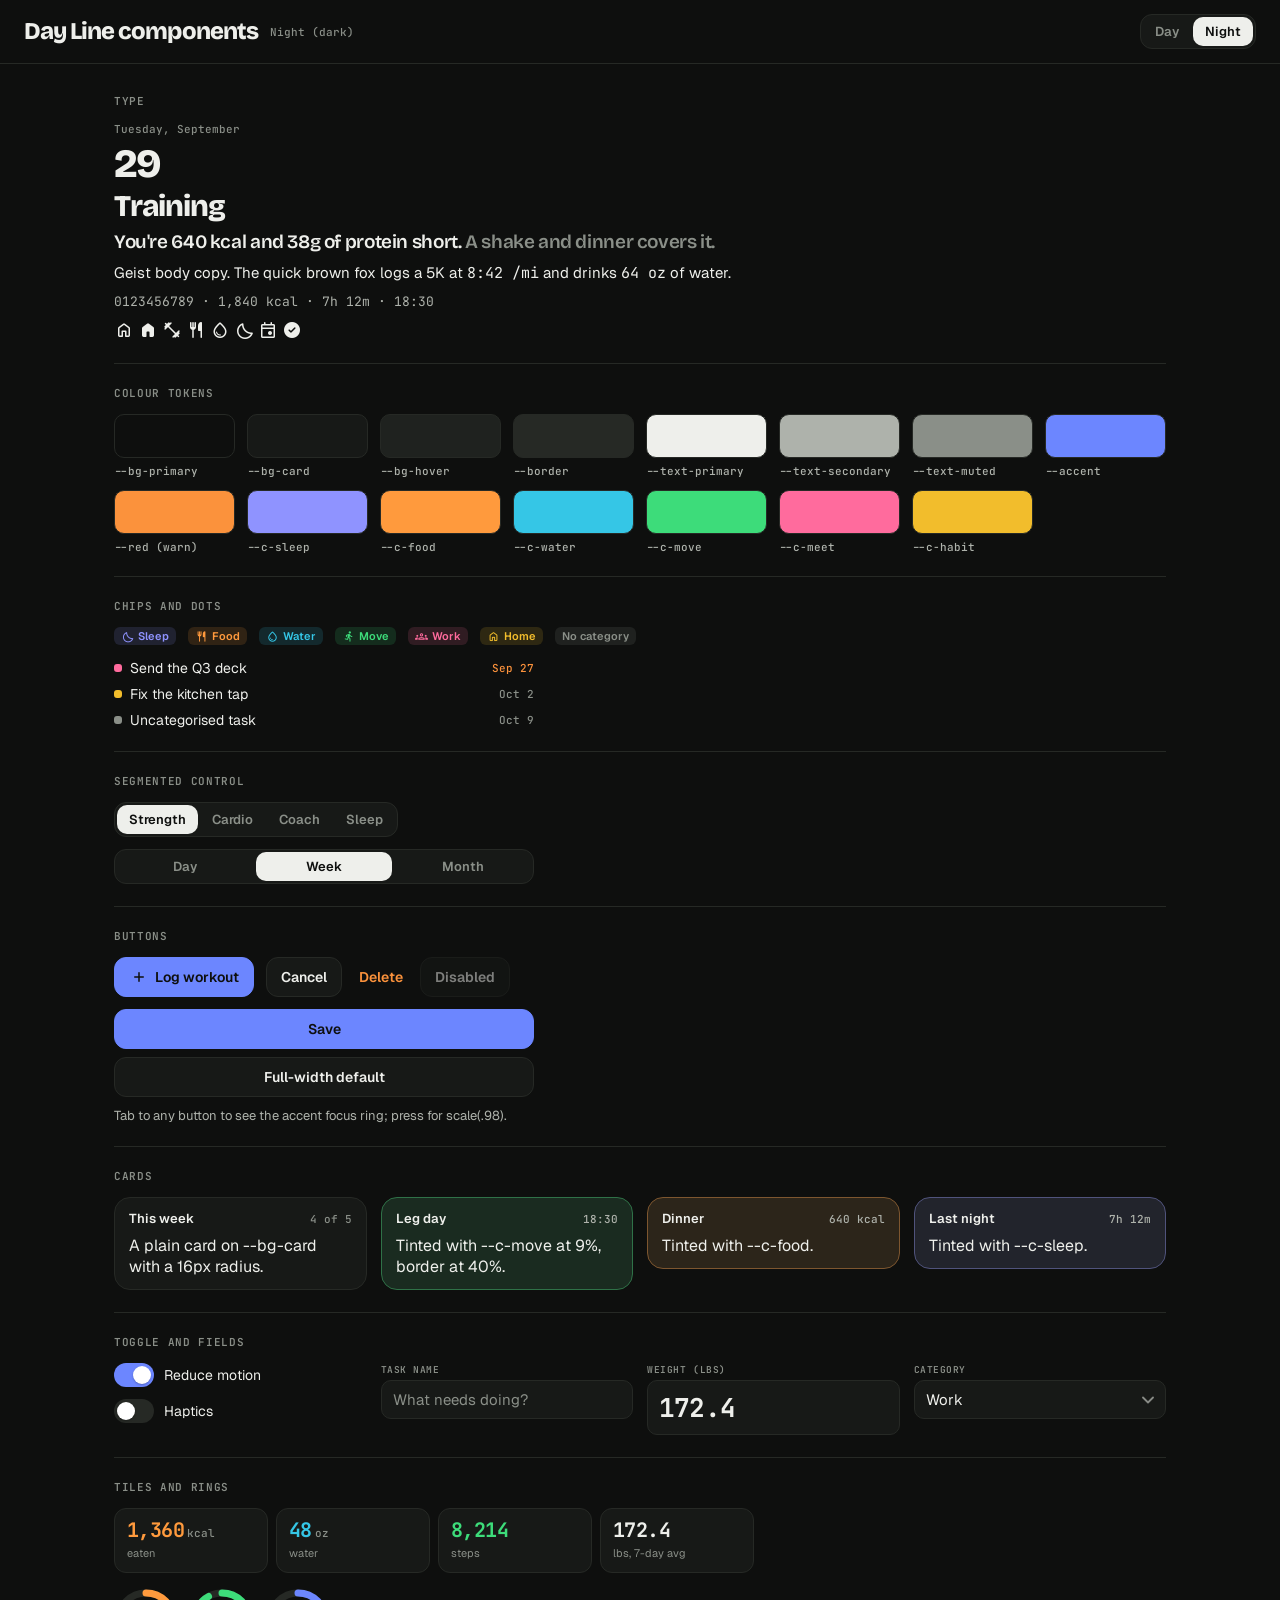
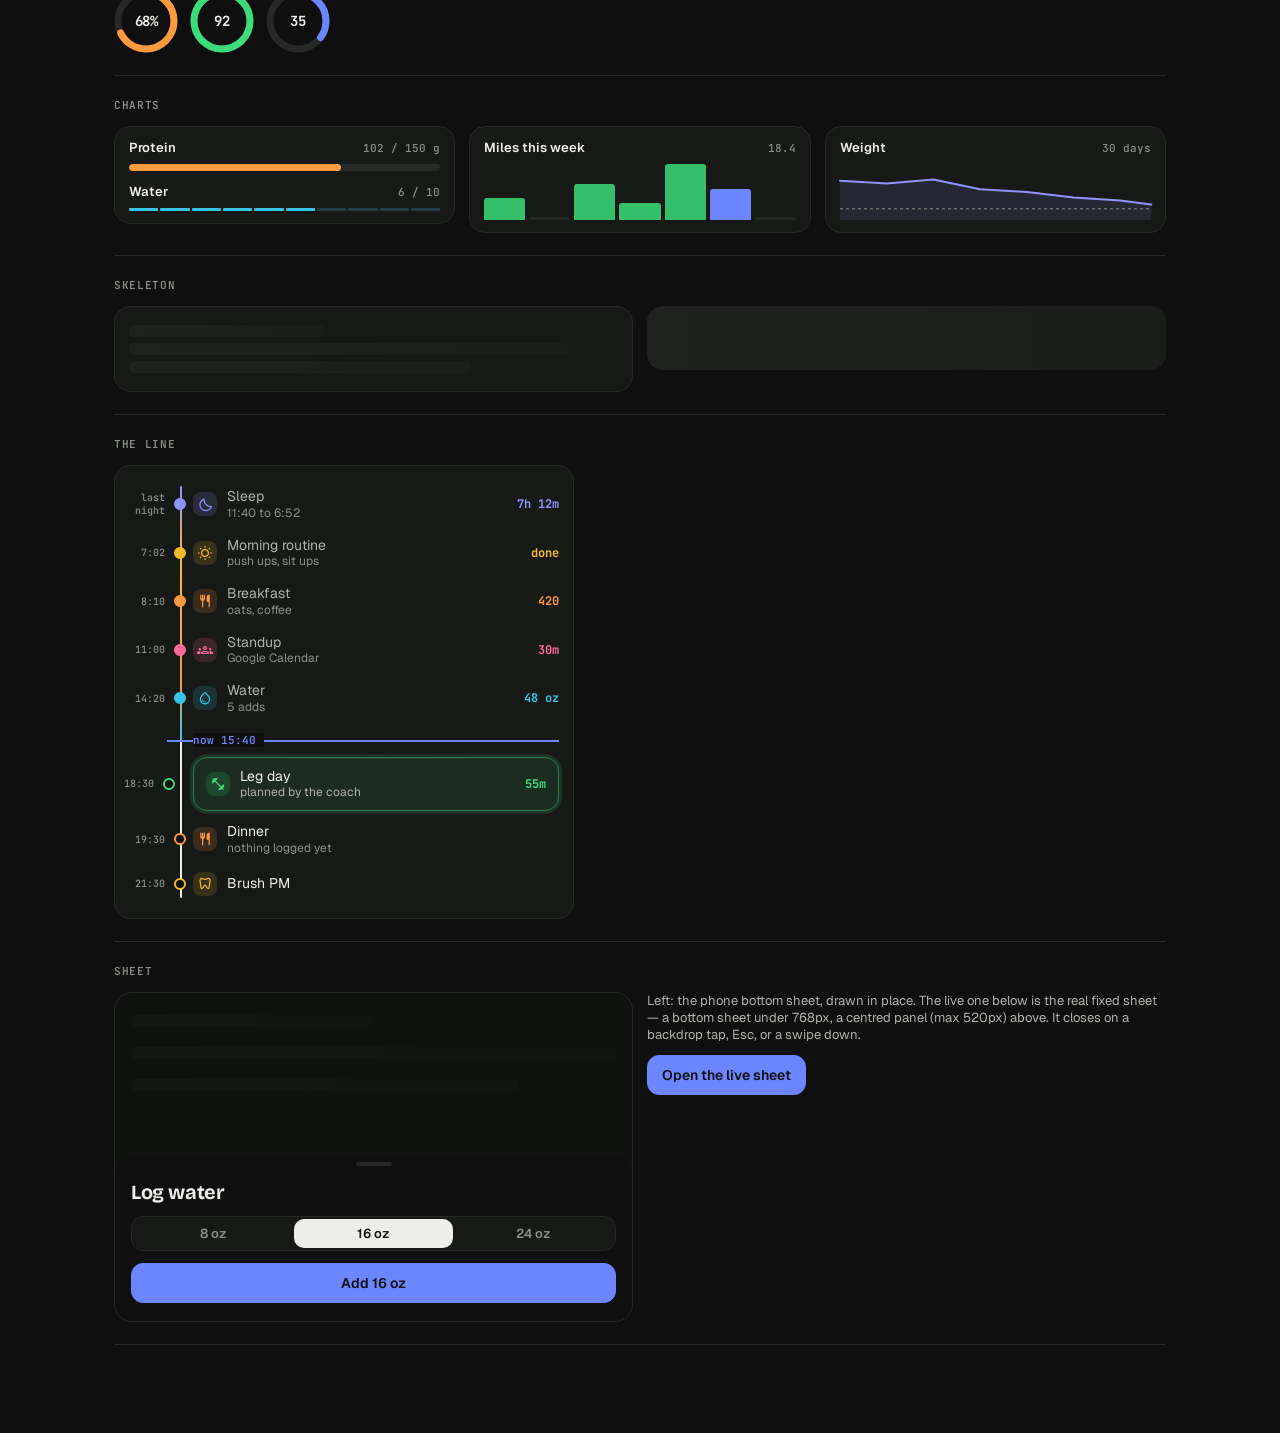
<file: design/v3/components.html>
<!DOCTYPE html>
<!-- Dev-only preview of the v3 design system (BUILD_SPEC_v3.md §2). Not linked
     from the app and not in sw.js ASSETS. Serve the repo root and open
     /design/v3/components.html — add ?theme=light for Day, ?theme=dark (the
     default) for Night, or use the switch in the top bar. -->
<html lang="en" data-theme="dark">
<head>
  <meta charset="UTF-8">
  <meta name="viewport" content="width=device-width, initial-scale=1.0">
  <title>Daylign v3 components</title>
  <script>
    (function () {
      var t = new URLSearchParams(location.search).get('theme');
      document.documentElement.setAttribute('data-theme', t === 'light' ? 'light' : 'dark');
    })();
  </script>
  <link rel="preconnect" href="https://fonts.googleapis.com">
  <link rel="preconnect" href="https://fonts.gstatic.com" crossorigin>
  <link href="https://fonts.googleapis.com/css2?family=Bricolage+Grotesque:opsz,wght@12..96,400;12..96,600;12..96,800&family=Geist:wght@400;500;600&family=JetBrains+Mono:wght@400;500;700&family=Material+Symbols+Rounded:opsz,wght,FILL@20..24,400,0..1&display=swap" rel="stylesheet">
  <link rel="stylesheet" href="../../style.css">
  <style>
    /* Page chrome only — every component below is the real style.css class. */
    body { padding: 0 0 80px; }
    .cp-bar { position: sticky; top: 0; z-index: 10; display: flex; align-items: center; gap: 12px; padding: 14px 24px; background: var(--bg-primary); border-bottom: 1px solid var(--border); }
    .cp-bar .dl-title { font-size: 24px; }
    .cp-bar .sp { flex: 1; }
    .cp-wrap { max-width: 1100px; margin: 0 auto; padding: 8px 24px; }
    .cp-sec { padding: 22px 0; border-bottom: 1px solid var(--border); }
    .cp-sec > h2 { font: 600 11px var(--font-mono); letter-spacing: .06em; text-transform: uppercase; color: var(--text-muted); margin-bottom: 14px; }
    .cp-row { display: flex; flex-wrap: wrap; gap: 12px; align-items: center; }
    .cp-grid { display: grid; grid-template-columns: repeat(auto-fit, minmax(240px, 1fr)); gap: 14px; align-items: start; }
    .cp-sw { display: grid; gap: 6px; font: 500 11px var(--font-mono); color: var(--text-secondary); }
    .cp-sw i { display: block; width: 100%; height: 44px; border-radius: 10px; background: var(--c); border: 1px solid var(--border); }
    .cp-swatches { display: grid; grid-template-columns: repeat(auto-fill, minmax(110px, 1fr)); gap: 12px; }
    .cp-note { font-size: 13px; color: var(--text-secondary); margin-top: 10px; }
    .cp-sheet-demo { position: relative; height: 330px; border-radius: 18px; overflow: hidden; border: 1px solid var(--border); background: var(--bg-card); }
    .cp-sheet-demo .dl-sheet-wrap { position: absolute; align-items: flex-end; padding: 0; }
    .cp-sheet-demo .dl-sheet { max-width: none; border-radius: var(--radius-sheet) var(--radius-sheet) 0 0; border: none; box-shadow: none; padding: 8px 16px 18px; }
    .cp-sheet-demo .dl-grab { display: block; }
    .cp-under { padding: 16px; display: grid; gap: 8px; }
    .cp-type > * + * { margin-top: 10px; }
    .cp-tasks { display: grid; gap: 8px; font-size: 14px; }
    .cp-tasks > div { display: flex; gap: 8px; align-items: center; }
    .cp-tasks .due { margin-left: auto; font: 500 11px var(--font-mono); color: var(--text-muted); }
    .cp-tasks .due.od { color: var(--red); }
  </style>
</head>
<body>
  <div class="cp-bar">
    <span class="dl-title">Day Line components</span>
    <span class="dl-eyebrow" id="cpThemeName"></span>
    <span class="sp"></span>
    <div class="dl-seg" id="cpTheme" role="group" aria-label="Theme">
      <button type="button" data-theme="light">Day</button>
      <button type="button" data-theme="dark">Night</button>
    </div>
  </div>

  <main class="cp-wrap">

    <section class="cp-sec cp-type">
      <h2>Type</h2>
      <div class="dl-eyebrow">Tuesday, September</div>
      <div class="dl-date-num">29</div>
      <div class="dl-title">Training</div>
      <p class="dl-brief">You're 640 kcal and 38g of protein short. <span style="color:var(--text-muted)">A shake and dinner covers it.</span></p>
      <p style="font-size:15px">Geist body copy. The quick brown fox logs a 5K at <span class="dl-num">8:42 /mi</span> and drinks <span class="dl-num">64 oz</span> of water.</p>
      <p class="dl-num" style="font-size:13px;color:var(--text-secondary)">0123456789 · 1,840 kcal · 7h 12m · 18:30</p>
      <p><span class="ms">home</span> <span class="ms fill">home</span> <span class="ms">fitness_center</span> <span class="ms">restaurant</span> <span class="ms">water_drop</span> <span class="ms">bedtime</span> <span class="ms">event</span> <span class="ms fill">check_circle</span></p>
    </section>

    <section class="cp-sec">
      <h2>Colour tokens</h2>
      <div class="cp-swatches">
        <div class="cp-sw" style="--c:var(--bg-primary)"><i></i>--bg-primary</div>
        <div class="cp-sw" style="--c:var(--bg-card)"><i></i>--bg-card</div>
        <div class="cp-sw" style="--c:var(--bg-hover)"><i></i>--bg-hover</div>
        <div class="cp-sw" style="--c:var(--border)"><i></i>--border</div>
        <div class="cp-sw" style="--c:var(--text-primary)"><i></i>--text-primary</div>
        <div class="cp-sw" style="--c:var(--text-secondary)"><i></i>--text-secondary</div>
        <div class="cp-sw" style="--c:var(--text-muted)"><i></i>--text-muted</div>
        <div class="cp-sw" style="--c:var(--accent)"><i></i>--accent</div>
        <div class="cp-sw" style="--c:var(--red)"><i></i>--red (warn)</div>
        <div class="cp-sw c-sleep"><i></i>--c-sleep</div>
        <div class="cp-sw c-food"><i></i>--c-food</div>
        <div class="cp-sw c-water"><i></i>--c-water</div>
        <div class="cp-sw c-move"><i></i>--c-move</div>
        <div class="cp-sw c-meet"><i></i>--c-meet</div>
        <div class="cp-sw c-habit"><i></i>--c-habit</div>
      </div>
    </section>

    <section class="cp-sec">
      <h2>Chips and dots</h2>
      <div class="cp-row">
        <span class="dl-chip c-sleep"><span class="ms">bedtime</span>Sleep</span>
        <span class="dl-chip c-food"><span class="ms">restaurant</span>Food</span>
        <span class="dl-chip c-water"><span class="ms">water_drop</span>Water</span>
        <span class="dl-chip c-move"><span class="ms">directions_run</span>Move</span>
        <span class="dl-chip c-meet"><span class="ms">groups</span>Work</span>
        <span class="dl-chip c-habit"><span class="ms">home</span>Home</span>
        <span class="dl-chip">No category</span>
      </div>
      <div class="cp-tasks" style="margin-top:14px;max-width:420px">
        <div><span class="dl-dot c-meet"></span>Send the Q3 deck<span class="due od">Sep 27</span></div>
        <div><span class="dl-dot c-habit"></span>Fix the kitchen tap<span class="due">Oct 2</span></div>
        <div><span class="dl-dot"></span>Uncategorised task<span class="due">Oct 9</span></div>
      </div>
    </section>

    <section class="cp-sec">
      <h2>Segmented control</h2>
      <div class="cp-row">
        <div class="dl-seg"><button type="button" class="on">Strength</button><button type="button">Cardio</button><button type="button">Coach</button><button type="button">Sleep</button></div>
      </div>
      <div style="max-width:420px;margin-top:12px">
        <div class="dl-seg full"><button type="button">Day</button><button type="button" class="on">Week</button><button type="button">Month</button></div>
      </div>
    </section>

    <section class="cp-sec">
      <h2>Buttons</h2>
      <div class="cp-row">
        <button type="button" class="dl-btn primary"><span class="ms">add</span>Log workout</button>
        <button type="button" class="dl-btn">Cancel</button>
        <button type="button" class="dl-btn danger">Delete</button>
        <button type="button" class="dl-btn" disabled>Disabled</button>
      </div>
      <div style="max-width:420px;margin-top:12px;display:grid;gap:8px">
        <button type="button" class="dl-btn primary full">Save</button>
        <button type="button" class="dl-btn full">Full-width default</button>
      </div>
      <p class="cp-note">Tab to any button to see the accent focus ring; press for scale(.98).</p>
    </section>

    <section class="cp-sec">
      <h2>Cards</h2>
      <div class="cp-grid">
        <div class="dl-card"><div class="dl-card-h">This week <em>4 of 5</em></div>A plain card on --bg-card with a 16px radius.</div>
        <div class="dl-card tint c-move"><div class="dl-card-h">Leg day <em>18:30</em></div>Tinted with --c-move at 9%, border at 40%.</div>
        <div class="dl-card tint c-food"><div class="dl-card-h">Dinner <em>640 kcal</em></div>Tinted with --c-food.</div>
        <div class="dl-card tint c-sleep"><div class="dl-card-h">Last night <em>7h 12m</em></div>Tinted with --c-sleep.</div>
      </div>
    </section>

    <section class="cp-sec">
      <h2>Toggle and fields</h2>
      <div class="cp-grid">
        <div style="display:grid;gap:12px">
          <label class="dl-toggle"><input type="checkbox" checked><span class="dl-toggle-track"></span>Reduce motion</label>
          <label class="dl-toggle"><input type="checkbox"><span class="dl-toggle-track"></span>Haptics</label>
        </div>
        <div class="dl-field"><label for="cpF1">Task name</label><input id="cpF1" type="text" placeholder="What needs doing?"></div>
        <div class="dl-field"><label for="cpF2">Weight (lbs)</label><input id="cpF2" class="big" type="text" value="172.4"></div>
        <div class="dl-field"><label for="cpF3">Category</label><select id="cpF3"><option>Work</option><option>Home</option></select></div>
      </div>
    </section>

    <section class="cp-sec">
      <h2>Tiles and rings</h2>
      <div class="dl-tiles" style="max-width:640px">
        <div class="dl-tile c-food"><b>1,360<small>kcal</small></b><span>eaten</span></div>
        <div class="dl-tile c-water"><b>48<small>oz</small></b><span>water</span></div>
        <div class="dl-tile c-move"><b>8,214</b><span>steps</span></div>
        <div class="dl-tile"><b>172.4</b><span>lbs, 7-day avg</span></div>
      </div>
      <div class="cp-row" style="margin-top:16px">
        <span class="dl-ring-wrap"><svg class="dl-ring c-food" viewBox="0 0 64 64"><circle class="dl-ring-track" cx="32" cy="32" r="28"/><circle class="dl-ring-fill" cx="32" cy="32" r="28" pathLength="100" style="--pct:68"/></svg><span class="dl-ring-label">68%</span></span>
        <span class="dl-ring-wrap"><svg class="dl-ring c-move" viewBox="0 0 64 64"><circle class="dl-ring-track" cx="32" cy="32" r="28"/><circle class="dl-ring-fill" cx="32" cy="32" r="28" pathLength="100" style="--pct:92"/></svg><span class="dl-ring-label">92</span></span>
        <span class="dl-ring-wrap"><svg class="dl-ring" viewBox="0 0 64 64"><circle class="dl-ring-track" cx="32" cy="32" r="28"/><circle class="dl-ring-fill" cx="32" cy="32" r="28" pathLength="100" style="--pct:35"/></svg><span class="dl-ring-label">35</span></span>
      </div>
    </section>

    <section class="cp-sec">
      <h2>Charts</h2>
      <div class="cp-grid">
        <div class="dl-card">
          <div class="dl-card-h">Protein <em>102 / 150 g</em></div>
          <div class="dl-meter c-food"><i style="--pct:68%"></i></div>
          <div class="dl-card-h" style="margin-top:12px">Water <em>6 / 10</em></div>
          <div class="dl-ticks c-water"><i class="on"></i><i class="on"></i><i class="on"></i><i class="on"></i><i class="on"></i><i class="on"></i><i></i><i></i><i></i><i></i></div>
        </div>
        <div class="dl-card">
          <div class="dl-card-h">Miles this week <em>18.4</em></div>
          <div class="dl-bars c-move"><i style="--h:40%"></i><i style="--h:0%" class="empty"></i><i style="--h:65%"></i><i style="--h:30%"></i><i style="--h:100%"></i><i style="--h:55%" class="now"></i><i class="empty"></i></div>
        </div>
        <div class="dl-card">
          <div class="dl-card-h">Weight <em>30 days</em></div>
          <svg class="dl-spark c-sleep" viewBox="0 0 100 40" preserveAspectRatio="none">
            <path class="area" d="M0 12 L15 14 L30 11 L45 18 L60 20 L75 24 L90 26 L100 29 L100 40 L0 40 Z"/>
            <line class="goal" x1="0" y1="32" x2="100" y2="32"/>
            <polyline points="0,12 15,14 30,11 45,18 60,20 75,24 90,26 100,29"/>
          </svg>
        </div>
      </div>
    </section>

    <section class="cp-sec">
      <h2>Skeleton</h2>
      <div class="cp-grid">
        <div class="dl-card"><span class="dl-skel line" style="width:40%"></span><span class="dl-skel line" style="width:90%"></span><span class="dl-skel line" style="width:70%"></span></div>
        <span class="dl-skel block"></span>
      </div>
    </section>

    <section class="cp-sec">
      <h2>The line</h2>
      <div class="dl-card" style="max-width:460px;padding:6px 14px">
        <div class="dl-line" style="--cut:62%">
          <div class="dl-line-item past c-sleep"><span class="t">last night</span><span class="n"></span><span class="ico"><span class="ms">bedtime</span></span><span class="body">Sleep<em>11:40 to 6:52</em></span><span class="val">7h 12m</span></div>
          <div class="dl-line-item past c-habit"><span class="t">7:02</span><span class="n"></span><span class="ico"><span class="ms">wb_sunny</span></span><span class="body">Morning routine<em>push ups, sit ups</em></span><span class="val">done</span></div>
          <div class="dl-line-item past c-food"><span class="t">8:10</span><span class="n"></span><span class="ico"><span class="ms">restaurant</span></span><span class="body">Breakfast<em>oats, coffee</em></span><span class="val">420</span></div>
          <div class="dl-line-item past c-meet"><span class="t">11:00</span><span class="n"></span><span class="ico"><span class="ms">groups</span></span><span class="body">Standup<em>Google Calendar</em></span><span class="val">30m</span></div>
          <div class="dl-line-item past c-water"><span class="t">14:20</span><span class="n"></span><span class="ico"><span class="ms">water_drop</span></span><span class="body">Water<em>5 adds</em></span><span class="val">48 oz</span></div>
          <div class="dl-now"><span>now 15:40</span></div>
          <div class="dl-line-item card c-move"><span class="t">18:30</span><span class="n"></span><span class="ico"><span class="ms">fitness_center</span></span><span class="body">Leg day<em>planned by the coach</em></span><span class="val">55m</span></div>
          <div class="dl-line-item c-food"><span class="t">19:30</span><span class="n"></span><span class="ico"><span class="ms">restaurant</span></span><span class="body">Dinner<em>nothing logged yet</em></span><span class="val"></span></div>
          <div class="dl-line-item c-habit"><span class="t">21:30</span><span class="n"></span><span class="ico"><span class="ms">dentistry</span></span><span class="body">Brush PM</span><span class="val"></span></div>
        </div>
      </div>
    </section>

    <section class="cp-sec">
      <h2>Sheet</h2>
      <div class="cp-grid">
        <div class="cp-sheet-demo">
          <div class="cp-under"><span class="dl-skel line" style="width:50%"></span><span class="dl-skel line"></span><span class="dl-skel line" style="width:80%"></span></div>
          <div class="dl-sheet-wrap open">
            <div class="dl-sheet" role="dialog" aria-label="Log water (preview)">
              <div class="dl-grab"></div>
              <h4>Log water</h4>
              <div class="dl-seg full"><button type="button">8 oz</button><button type="button" class="on">16 oz</button><button type="button">24 oz</button></div>
              <button type="button" class="dl-btn primary full">Add 16 oz</button>
            </div>
          </div>
        </div>
        <div>
          <p class="cp-note" style="margin-top:0">Left: the phone bottom sheet, drawn in place. The live one below is the real fixed sheet — a bottom sheet under 768px, a centred panel (max 520px) above. It closes on a backdrop tap, Esc, or a swipe down.</p>
          <button type="button" class="dl-btn primary" id="cpOpenSheet" style="margin-top:12px">Open the live sheet</button>
        </div>
      </div>
    </section>
  </main>

  <div class="dl-sheet-wrap" id="cpSheet">
    <div class="dl-sheet" role="dialog" aria-modal="true" aria-label="Weigh in" tabindex="-1">
      <div class="dl-grab"></div>
      <h4>Weigh in</h4>
      <div class="dl-field"><label for="cpW">Weight (lbs)</label><input id="cpW" class="big" type="text" value="172.4"></div>
      <div class="dl-tiles"><div class="dl-tile"><b>172.9</b><span>7-day avg</span></div><div class="dl-tile c-move"><b>-0.5</b><span>vs last week</span></div></div>
      <button type="button" class="dl-btn primary full">Save</button>
      <button type="button" class="dl-btn danger" id="cpCloseSheet">Cancel</button>
    </div>
  </div>

  <script src="../../js/utils.js"></script>
  <script>
    (function () {
      function syncTheme() {
        var t = document.documentElement.getAttribute('data-theme');
        document.querySelectorAll('#cpTheme button').forEach(function (b) {
          b.setAttribute('aria-pressed', b.dataset.theme === t ? 'true' : 'false');
        });
        document.getElementById('cpThemeName').textContent = t === 'light' ? 'Day (light)' : 'Night (dark)';
      }
      document.getElementById('cpTheme').addEventListener('click', function (e) {
        var b = e.target.closest('button[data-theme]');
        if (!b) return;
        document.documentElement.setAttribute('data-theme', b.dataset.theme);
        history.replaceState(null, '', '?theme=' + b.dataset.theme);
        syncTheme();
      });
      syncTheme();
      var sheet = document.getElementById('cpSheet');
      document.getElementById('cpOpenSheet').addEventListener('click', function () { openDlSheet(sheet); });
      document.getElementById('cpCloseSheet').addEventListener('click', function () { closeDlSheet(sheet); });
    })();
  </script>
</body>
</html>
</file>
<file: style.css>
/* ========== Reset & Variables ========== */
*, *::before, *::after {
  margin: 0;
  padding: 0;
  box-sizing: border-box;
}

:root {
  /* v3 "Day Line" tokens (design/v3/BUILD_SPEC_v3.md §2.1). The variable names
     are the old ones on purpose, so the rest of this file re-skins without
     edits. This block is Night (dark); html[data-theme="light"] is Day. */
  --bg-primary: #0e0f0e;
  --bg-secondary: #171917;
  --bg-card: #171917;
  --bg-hover: #1f221f;
  --bg-input: #171917;

  /* The unfilled part of a progress bar. Needs to read against --bg-card, which
     is what every one of these sits on — the same value as --border (mockup
     --line), never --bg-input, which equals --bg-card. */
  --track: #262925;
  --border: #262925;
  --text-primary: #eeefeb;
  --text-secondary: #aeb2ab;
  /* Small text (used 229 times, most at 10-12px), so it must clear 4.5:1 on
     --bg-card: #8a8f88 is 5.4:1 here. */
  --text-muted: #8a8f88;

  /* One accent. applyPrefs() (js/settings-prefs.js) may set --accent-night /
     --accent-day inline to swap the hue; hover and glow derive from it, so a
     picked accent needs no second colour. */
  --accent: var(--accent-night, #6c86ff);
  --accent-ink: #0e0f0e;   /* text on accent */
  /* Accent as TEXT on the now block. The block inverts (near-white at night),
     so the night accent on it measures 2.80:1; the day shade is the one made
     for a light surface. Nudged toward the page colour because day orange
     alone sits at 4.4:1. */
  --accent-onink: color-mix(in srgb, var(--bg-primary) 15%, var(--accent-day, #2446f0));
  --red-ink: var(--red);   /* warn as small text; darkened by day, below */
  /* Warn on the now block, which inverts: near-white here at night, so it
     takes the day red (darkened a touch; #c2410c alone is 4.4:1 on it). */
  --red-onink: #b53c0b;
  --accent-hover: color-mix(in srgb, var(--accent) 84%, var(--text-primary));
  --accent-glow: color-mix(in srgb, var(--accent) 13%, transparent);

  /* Six category colours. Everything that shows a category, a metric family
     or a macro reads one of these. */
  --c-sleep: #8f93ff;   /* sleep, weight */
  --c-food: #ff9a3d;    /* food, calories, protein */
  --c-water: #35c6e6;   /* water */
  --c-move: #3ddc7a;    /* workouts, rides, steps, burn */
  --c-meet: #ff6b9d;    /* meetings, events, default work */
  --c-habit: #f2bd2c;   /* habits, home */

  /* Chip text. On a 14% tint of its own colour the vivid hue is fine at night
     but not by day, so Day darkens it per colour (see the light block). Night
     is the colour itself. --c-none is the no-category chip. */
  --c-sleep-ink: var(--c-sleep);
  --c-food-ink:  var(--c-food);
  --c-water-ink: var(--c-water);
  --c-move-ink:  var(--c-move);
  --c-meet-ink:  var(--c-meet);
  --c-habit-ink: var(--c-habit);
  --c-none-ink:  var(--text-muted);

  /* The now block inverts: its background is --text-primary, which is
     near-white at night. So the colours inside it need the opposite theme's
     treatment to the chips - darkened here, vivid by day. */
  --c-food-onink:  color-mix(in srgb, #121412 39%, #e8730c);
  --c-water-onink: color-mix(in srgb, #121412 32%, #0891b2);
  --c-move-onink:  color-mix(in srgb, #121412 37%, #15a34a);
  --c-sleep-onink: color-mix(in srgb, #121412 16%, #5a5fd8);

  /* The old status colours alias the category ones, so every existing use
     picks up the new palette. */
  --green: var(--c-move);
  --green-bg: color-mix(in srgb, var(--c-move) 12%, transparent);
  --yellow: var(--c-habit);
  --yellow-bg: color-mix(in srgb, var(--c-habit) 12%, transparent);
  --red: #fb923c;       /* warn: overdue, danger */
  --red-bg: color-mix(in srgb, var(--red) 12%, transparent);
  --blue: var(--c-water);
  --blue-bg: color-mix(in srgb, var(--c-water) 12%, transparent);
  --purple: var(--c-sleep);
  /* Macros: protein / carbs / fat. */
  --macro-protein: var(--c-food);
  --macro-carbs: var(--c-habit);
  --macro-fat: var(--c-meet);

  --sidebar-width: 230px;
  --radius: 16px;       /* cards */
  --radius-sm: 10px;    /* rows, inputs */
  --radius-chip: 6px;
  --radius-now: 18px;   /* the now block, phone bottom bar */
  --radius-sheet: 24px; /* sheet top corners */
  --shadow: 0 8px 32px rgba(0,0,0,0.35);
  --font-display: 'Bricolage Grotesque', 'Segoe UI', sans-serif;
  --font-body: 'Geist', 'Segoe UI', -apple-system, BlinkMacSystemFont, sans-serif;
  --font-mono: 'JetBrains Mono', ui-monospace, 'SF Mono', Consolas, monospace;
}

/* iOS Safari scrolls the page sideways when anything pokes past the edge,
   even with body clipped, and it does not scroll back. Clipping html too
   pins the page. clip (not hidden) keeps body from becoming a scroller. */
html { overflow-x: hidden; overflow-x: clip; }
/* No scroll anchoring. The pinned block on Today shrinks to a slim bar as
   you scroll past it, and the header condenses: both take height out of the
   page above where you are reading. Anchoring "kept your place" by scrolling
   back up by that much, which put the page at the top, which expanded the
   block again - so Today could not be scrolled past about 100px. */
html { overflow-anchor: none; }

body {
  font-family: var(--font-body);
  /* Flat page: the v2 purple/blue radial glows are gone. */
  background: var(--bg-primary);
  color: var(--text-primary);
  min-height: 100vh;
  min-height: 100dvh;
  overflow-x: hidden;
  overflow-x: clip;
  -webkit-font-smoothing: antialiased;
  text-rendering: optimizeLegibility;
}

/* Safari does not let form controls inherit the page's font: a button with
   no font rule of its own drew its label in Times (the profile picker's
   names did). Family only, at element level, so every class rule that sets
   a size or weight still wins. */
button, input, select, textarea { font-family: inherit; }

/* Safari draws its own inset box inside text and search fields (a box in a
   box) and a glossy native face on selects, so one row of fields showed
   controls of different heights. Strip the native look; each control keeps
   the app's own border and background. Selects get a drawn chevron. */
input[type="text"], input[type="search"], input[type="email"], input[type="tel"],
input[type="url"], input[type="password"], input[type="number"], input:not([type]),
textarea { -webkit-appearance: none; appearance: none; }
input[type="search"]::-webkit-search-decoration,
input[type="search"]::-webkit-search-cancel-button { -webkit-appearance: none; }
html select:not([multiple]) {
  -webkit-appearance: none;
  appearance: none;
  background-image: url("data:image/svg+xml,%3Csvg xmlns='http://www.w3.org/2000/svg' width='12' height='8' viewBox='0 0 12 8'%3E%3Cpath d='M1 1.5l5 5 5-5' fill='none' stroke='%23878a85' stroke-width='1.8' stroke-linecap='round' stroke-linejoin='round'/%3E%3C/svg%3E");
  background-repeat: no-repeat;
  background-position: right 11px center;
  background-size: 12px 8px;
  padding-right: 32px;
}

/* iOS zooms the whole page when a field under 16px takes focus, and it does
   not zoom back out. On a phone every field is at least 16px. */
@media (max-width: 600px) {
  input:not([type="checkbox"]):not([type="radio"]):not([type="range"]), select, textarea { font-size: max(16px, 1em) !important; }
  /* Selects are 44px tall on a phone; the fields beside them in a sheet's
     two-column rows match, or the pair sits out of line. */
  .dl-field input:not([type="checkbox"]):not([type="radio"]), .dl-field select { min-height: 44px; }
}

/* ========== Layout ========== */
.app {
  display: flex;
  min-height: 100vh;
  min-height: 100dvh;
}

/* ========== Sidebar ========== */
.sidebar {
  width: var(--sidebar-width);
  background: var(--bg-secondary);
  border-right: 1px solid var(--border);
  display: flex;
  flex-direction: column;
  padding: 24px 16px;
  position: fixed;
  top: 0;
  left: 0;
  bottom: 0;
  z-index: 100;
}

.logo {
  display: flex;
  align-items: center;
  gap: 12px;
  padding: 0 8px 24px;
  border-bottom: 1px solid var(--border);
  margin-bottom: 24px;
}

.logo-icon {
  width: 36px;
  height: 36px;
  background: linear-gradient(135deg, var(--accent), var(--purple));
  border-radius: 10px;
  display: flex;
  align-items: center;
  justify-content: center;
  font-weight: 800;
  font-size: 18px;
  color: var(--accent-ink);
}

.logo span {
  font-size: 20px;
  font-weight: 700;
  letter-spacing: -0.5px;
}

.nav {
  display: flex;
  flex-direction: column;
  gap: 4px;
  margin-bottom: 32px;
}

.nav-btn {
  display: flex;
  align-items: center;
  gap: 12px;
  padding: 10px 14px;
  border: none;
  background: transparent;
  color: var(--text-secondary);
  font-size: 14px;
  font-weight: 500;
  border-radius: var(--radius-sm);
  cursor: pointer;
  transition: all 0.2s;
  text-align: left;
}

.nav-btn:hover {
  background: var(--bg-hover);
  color: var(--text-primary);
}

.nav-btn.active {
  background: var(--accent-glow);
  color: var(--accent-hover);
}

.sidebar-categories h3 {
  font-size: 11px;
  text-transform: uppercase;
  letter-spacing: 1.5px;
  color: var(--text-muted);
  padding: 0 8px;
  margin-bottom: 12px;
}

.category-list {
  display: flex;
  flex-direction: column;
  gap: 4px;
  margin-bottom: 12px;
}

.category-item {
  display: flex;
  align-items: center;
  gap: 10px;
  padding: 8px 14px;
  border-radius: var(--radius-sm);
  cursor: pointer;
  font-size: 13px;
  color: var(--text-secondary);
  transition: all 0.2s;
}

.category-item:hover {
  background: var(--bg-hover);
  color: var(--text-primary);
}

.category-dot {
  width: 10px;
  height: 10px;
  border-radius: 50%;
  flex-shrink: 0;
}

.category-count {
  margin-left: auto;
  font-size: 12px;
  color: var(--text-muted);
  background: var(--bg-primary);
  padding: 2px 8px;
  border-radius: 10px;
}

/* Sidebar Projects */
.sidebar-projects {
  margin-top: 8px;
}

.sidebar-projects h3 {
  font-size: 11px;
  text-transform: uppercase;
  letter-spacing: 1.5px;
  color: var(--text-muted);
  padding: 0 8px;
  margin-bottom: 12px;
}

.project-list {
  display: flex;
  flex-direction: column;
  gap: 4px;
  margin-bottom: 12px;
}

.project-item {
  display: flex;
  align-items: center;
  gap: 10px;
  padding: 8px 14px;
  border-radius: var(--radius-sm);
  cursor: pointer;
  font-size: 13px;
  color: var(--text-secondary);
  transition: all 0.2s;
}

.project-item:hover {
  background: var(--bg-hover);
  color: var(--text-primary);
}

.project-item.active {
  background: var(--accent-glow);
  color: var(--accent-hover);
}

/* ========== Main ========== */
.main {
  flex: 1;
  /* Flex items default to min-width:auto, so wide inner content (e.g. a grid of
     cards) stretches .main past the viewport and the whole page loads zoomed
     out on mobile. min-width:0 lets it shrink to the screen and wrap instead. */
  min-width: 0;
  margin-left: var(--sidebar-width);
  padding: 24px 32px;
  min-height: 100vh;
  min-height: 100dvh;
}

/* ========== Header ========== */
.header {
  display: flex;
  align-items: center;
  justify-content: space-between;
  margin-bottom: 28px;
}

.header h1 {
  font-size: 28px;
  font-weight: 700;
  letter-spacing: -0.5px;
}

.header-date {
  color: var(--text-secondary);
  font-size: 15px;
  font-weight: 500;
  margin-top: 4px;
}

.header-right {
  display: flex;
  align-items: center;
  gap: 16px;
}

.search-box {
  display: flex;
  align-items: center;
  gap: 8px;
  background: var(--bg-secondary);
  border: 1px solid var(--border);
  border-radius: var(--radius-sm);
  padding: 8px 14px;
}

.search-box input {
  background: none;
  border: none;
  color: var(--text-primary);
  font-size: 14px;
  outline: none;
  width: 200px;
}

.search-box input::placeholder { color: var(--text-muted); }

.search-box svg { color: var(--text-muted); }

.btn-primary {
  background: var(--accent);
  color: var(--accent-ink);
  border: none;
  padding: 10px 20px;
  border-radius: 999px;
  font-size: 14px;
  font-weight: 600;
  cursor: pointer;
  transition: all 0.2s;
  box-shadow: inset 0 1px 0 rgba(255,255,255,0.18), 0 1px 2px rgba(0,0,0,0.4);
}

.btn-primary:hover {
  background: var(--accent-hover);
  transform: translateY(-1px);
  box-shadow: inset 0 1px 0 rgba(255,255,255,0.18), 0 4px 20px color-mix(in srgb, var(--accent) 45%, transparent);
}

.btn-secondary {
  background: var(--bg-hover);
  color: var(--text-primary);
  border: none;
  padding: 10px 20px;
  border-radius: var(--radius-sm);
  font-size: 14px;
  font-weight: 500;
  cursor: pointer;
  transition: all 0.2s;
}

.btn-secondary:hover { background: var(--border); }

/* Sync status indicator */
.sync-status {
  display: flex;
  align-items: center;
  gap: 6px;
  font-size: 13px;
  font-weight: 500;
  color: var(--text-muted);
  white-space: nowrap;
  user-select: none;
}
.sync-status .sync-dot {
  width: 9px;
  height: 9px;
  border-radius: 50%;
  background: var(--text-muted);
  flex-shrink: 0;
  transition: background 0.2s;
}
.sync-status.is-synced { color: var(--text-secondary); }
.sync-status.is-synced .sync-dot { background: var(--green); }
.sync-status.is-saving .sync-dot { background: var(--yellow); }
.sync-status.is-error { color: var(--red-ink); }
.sync-status.is-error .sync-dot { background: var(--red); }

/* ========== Views ========== */
.view { display: none; }
.view.active { display: block; }

/* ========== Dashboard Project Filter ========== */

/* ========== Stats Grid ========== */

/* ========== Dashboard Grid ========== */
/* ========== Reminders ========== */

/* Set by hideEmptyDashboardCards when its partner card is hidden: the one left
   takes the full row instead of sitting beside an empty half. */

.card {
  background: var(--bg-card);
  border: 1px solid var(--border);
  border-radius: var(--radius);
  padding: 24px;
}

.card h2 {
  font-size: 16px;
  font-weight: 600;
  margin-bottom: 20px;
  color: var(--text-primary);
}

/* Mini Calendar */

/* Daily Schedule */

.schedule-event {
  background: var(--bg-primary);
  border: 1px solid var(--border);
  border-left: 4px solid var(--accent);
  border-radius: 6px;
  padding: 8px 12px;
  margin-bottom: 6px;
  cursor: pointer;
  transition: all 0.15s;
}

.schedule-event:hover {
  border-color: var(--accent);
  border-left-width: 4px;
  transform: translateX(2px);
  box-shadow: 0 2px 8px rgba(0,0,0,0.2);
}

/* Unscheduled tasks area */

/* Draggable events */

/* My Tasks Board */

.my-task-card {
  background: var(--bg-primary);
  border: 1px solid var(--border);
  border-radius: var(--radius-sm);
  padding: 12px 14px;
  cursor: pointer;
  transition: all 0.15s;
}

.my-task-card:hover {
  border-color: var(--accent);
  transform: translateX(3px);
  box-shadow: 0 2px 8px rgba(0,0,0,0.15);
}

/* Recent Tasks (legacy) */

.task-check {
  width: 20px;
  height: 20px;
  border-radius: 50%;
  border: 2px solid var(--border);
  flex-shrink: 0;
  cursor: pointer;
  transition: all 0.2s;
  display: flex;
  align-items: center;
  justify-content: center;
}

.task-check:hover { border-color: var(--accent); }

.task-check.checked {
  background: var(--green);
  border-color: var(--green);
}

/* The tick draws on ::before, NOT ::after.

   ::after on .task-check is claimed further down as an invisible 44x44 hit
   area, and the two were sharing one pseudo-element. .task-check.checked::after
   is the more specific rule so it won width/height/border/transform — but it
   never declared position/top/left, so THOSE leaked in from the hit-area rule,
   and its own transform replaced the translate(-50%,-50%) that was centring
   things. The tick ended up pinned at the circle's centre POINT and growing
   down-right out of it, and every completed task silently lost its 44px touch
   target because the tick's 6x10 overrode it.

   Separate pseudo-elements, separate jobs. */
.task-check.checked::before {
  content: '';
  position: absolute;
  top: 50%;
  left: 50%;
  width: 5px;
  height: 9px;
  border: solid #fff;
  border-width: 0 2px 2px 0;
  /* Nudged up a touch: a rotated tick sits low if centred geometrically. */
  transform: translate(-50%, -60%) rotate(45deg);
}

/* Priority Bars */

/* Deadlines */

/* ========== Tasks List View ========== */

.tasks-list {
  display: flex;
  flex-direction: column;
  gap: 8px;
}

.task-row {
  display: flex;
  align-items: center;
  gap: 14px;
  padding: 14px 18px;
  background: var(--bg-card);
  border: 1px solid var(--border);
  border-radius: var(--radius-sm);
  cursor: pointer;
  transition: all 0.15s;
}

.task-row:hover {
  border-color: var(--accent);
  transform: translateX(4px);
}

/* Archived Section */
.tasks-archived-section {
  margin-top: 16px;
}

.archived-toggle {
  display: flex;
  align-items: center;
  gap: 8px;
  padding: 10px 14px;
  background: var(--bg-card);
  border: 1px solid var(--border);
  border-radius: var(--radius-sm);
  cursor: pointer;
  user-select: none;
  font-size: 13px;
  font-weight: 600;
  color: var(--text-secondary);
  transition: background 0.15s;
}

.archived-toggle:hover { background: var(--bg-hover); }

/* ========== Board View ========== */
.board-filters {
  display: flex;
  gap: 6px;
  margin-bottom: 20px;
  flex-wrap: wrap;
}

.board {
  display: grid;
  grid-template-columns: repeat(3, 1fr);
  gap: 24px;
  min-height: 70vh;
}

.board-column {
  background: var(--bg-secondary);
  border: 1px solid var(--border);
  border-radius: var(--radius);
  padding: 20px;
  display: flex;
  flex-direction: column;
}

.column-header {
  display: flex;
  align-items: center;
  gap: 10px;
  margin-bottom: 18px;
  padding-bottom: 14px;
  border-bottom: 1px solid var(--border);
}

.column-dot {
  width: 10px;
  height: 10px;
  border-radius: 50%;
}

.column-dot.todo { background: var(--text-muted); }
.column-dot.in-progress { background: var(--yellow); }
.column-dot.done { background: var(--green); }

.column-header h3 {
  font-size: 13px;
  font-weight: 700;
  text-transform: uppercase;
  letter-spacing: 0.5px;
  flex: 1;
  color: var(--text-secondary);
}

.column-count {
  background: var(--bg-primary);
  font-size: 11px;
  font-weight: 600;
  padding: 2px 9px;
  border-radius: 10px;
  color: var(--text-muted);
}

.column-tasks {
  display: flex;
  flex-direction: column;
  gap: 10px;
  flex: 1;
  overflow-y: auto;
  min-height: 100px;
  padding-right: 2px;
}

.board-card {
  background: var(--bg-primary);
  border: 1px solid var(--border);
  border-radius: var(--radius-sm);
  padding: 14px 16px;
  cursor: pointer;
  transition: border-color 0.15s, transform 0.15s, box-shadow 0.15s;
}

.board-card:hover {
  border-color: var(--accent);
  transform: translateY(-1px);
  box-shadow: 0 2px 12px rgba(0,0,0,0.2);
}

/* ========== Board Column – Category Folders ========== */
.board-folder {
  border: 1px solid var(--border);
  border-radius: var(--radius-sm);
  overflow: hidden;
  background: var(--bg-primary);
}

.board-folder-header {
  display: flex;
  align-items: center;
  gap: 8px;
  padding: 10px 12px;
  cursor: pointer;
  user-select: none;
  transition: background 0.15s;
  font-size: 13px;
  font-weight: 600;
  color: var(--text-secondary);
}

.board-folder-header:hover {
  background: var(--bg-hover);
}

.board-folder-name {
  flex: 1;
}

.board-folder-count {
  font-size: 11px;
  font-weight: 600;
  background: var(--bg-secondary);
  color: var(--text-muted);
  padding: 1px 7px;
  border-radius: 8px;
}

.board-folder-body {
  display: none;
  flex-direction: column;
  gap: 6px;
  padding: 0 8px 8px;
}

.board-folder.open .board-folder-body {
  display: flex;
}

.board-folder-body .board-card {
  border-color: transparent;
  background: var(--bg-secondary);
}

.board-folder-body .board-card:hover {
  border-color: var(--accent);
}

/* ========== Calendar View ========== */

.cal-nav {
  background: var(--bg-secondary);
  border: 1px solid var(--border);
  color: var(--text-primary);
  width: 36px;
  height: 36px;
  border-radius: 8px;
  cursor: pointer;
  font-size: 16px;
  display: flex;
  align-items: center;
  justify-content: center;
  transition: all 0.15s;
}

.cal-nav:hover { background: var(--bg-hover); border-color: var(--accent); }

.cal-day {
  background: var(--bg-card);
  min-height: 100px;
  padding: 8px;
  position: relative;
}

.cal-day.today { background: var(--accent-glow); }

/* ========== Event Modal ========== */

/* ========== Calendar Week View ========== */
.calendar-week {
  border: 1px solid var(--border);
  border-radius: var(--radius);
  overflow: hidden;
}

/* ========== Modal ========== */
.modal-overlay {
  position: fixed;
  top: 0;
  left: 0;
  right: 0;
  bottom: 0;
  background: rgba(0, 0, 0, 0.7);
  -webkit-backdrop-filter: blur(8px);
  backdrop-filter: blur(8px);
  display: none;
  align-items: center;
  justify-content: center;
  z-index: 1000;
  opacity: 0;
  transition: opacity 0.25s ease;
}

.modal-overlay.active {
  display: flex;
  opacity: 1;
}

.modal {
  background: var(--bg-secondary);
  border: 1px solid var(--border);
  border-radius: 16px;
  width: 580px;
  max-width: 95vw;
  max-height: 90vh;
  overflow-y: auto;
  box-shadow: 0 24px 80px rgba(0, 0, 0, 0.6), 0 0 0 1px rgba(99, 102, 241, 0.08);
  animation: modalSlideIn 0.3s ease;
}

@keyframes modalSlideIn {
  from {
    opacity: 0;
    transform: translateY(16px) scale(0.97);
  }
  to {
    opacity: 1;
    transform: translateY(0) scale(1);
  }
}

.modal-close {
  background: var(--bg-primary);
  border: 1px solid var(--border);
  color: var(--text-muted);
  width: 34px;
  height: 34px;
  border-radius: 8px;
  cursor: pointer;
  display: flex;
  align-items: center;
  justify-content: center;
  transition: all 0.15s;
}

.modal-close:hover {
  color: var(--text-primary);
  border-color: var(--text-muted);
  background: var(--bg-hover);
}

/* Subtasks */

/* ========== Empty States ========== */
.empty-state {
  text-align: center;
  padding: 48px 20px;
  color: var(--text-muted);
}

.empty-state svg {
  margin-bottom: 16px;
  opacity: 0.4;
}

.empty-state p {
  font-size: 14px;
}

/* ========== Scrollbar ========== */
::-webkit-scrollbar { width: 6px; }
::-webkit-scrollbar-track { background: transparent; }
::-webkit-scrollbar-thumb { background: var(--border); border-radius: 3px; }
::-webkit-scrollbar-thumb:hover { background: var(--text-muted); }

/* ========== Responsive ========== */

/* ========== Nav Divider ========== */
.nav-divider {
  height: 1px;
  background: var(--border);
  margin: 8px 12px;
}

/* ========== Gym View ========== */

/* --- Date Bar --- */

/* --- Stats --- */

/* --- Workout List --- */

/* No opacity: on top of --text-muted it measured 2.35:1. */

/* Today's log as one card: the stats become a compact header strip above the
   workout list, instead of a separate band of big tiles. */

/* Push / Pull / Legs / Core. Colours match the Insights muscle split and the
   Training balance card so one group reads the same everywhere in the app. */

/* The -ink tokens, not the vivid hues: as 10-11px text by day the vivid ones
   measure 2.8:1. */

.gym-focus {
  display: flex;
  align-items: center;
  gap: 12px;
  flex-wrap: wrap;
  margin-bottom: 14px;
  padding-bottom: 12px;
  border-bottom: 1px solid var(--border);
}
.gym-focus-lbl { font-size: 14px; font-weight: 700; color: var(--text); }
.gym-focus-chips { display: flex; gap: 6px; flex-wrap: wrap; }
.gym-focus-chip {
  font-size: 11px;
  font-weight: 600;
  padding: 3px 9px;
  border-radius: 999px;
  background: var(--bg-secondary);
  color: var(--text-muted);
  display: inline-flex;
  gap: 6px;
  align-items: baseline;
}
.gym-focus-chip b { font-variant-numeric: tabular-nums; font-weight: 700; font-family: var(--font-mono); }
.gym-focus-chip[data-group="push"] { color: var(--accent); }
.gym-focus-chip[data-group="pull"] { color: var(--c-water-ink); }
.gym-focus-chip[data-group="legs"] { color: var(--c-move-ink); }
.gym-focus-chip[data-group="core"] { color: var(--c-habit-ink); }
.gym-focus-chip.is-unknown { color: var(--text-muted); }

.gym-entry-edit,
.gym-entry-del {
  background: none;
  border: none;
  color: var(--text-muted);
  cursor: pointer;
  padding: 4px;
  border-radius: var(--radius-sm);
  opacity: 0;
  transition: opacity 0.15s, color 0.15s;
  display: flex;
  align-items: center;
}

.gym-entry-edit:hover { color: var(--accent); }
.gym-entry-del:hover { color: var(--red-ink); }

/* Sets Table */

/* --- Add Exercise Bar --- */

.gym-remove-set {
  background: none;
  border: none;
  color: var(--text-muted);
  cursor: pointer;
  font-size: 12px;
  padding: 0 2px;
  line-height: 1;
  opacity: 1;   /* was .4: 1.7:1, and it is a control */
  transition: opacity 0.15s;
}

.gym-remove-set:hover { opacity: 1; color: var(--red-ink); }

.gym-save-btn {
  padding: 8px 20px;
  font-size: 12px;
}

/* ========== Diet View ========== */
/* Log left, numbers right. The three-column grid was built for cards that no
   longer exist here; the day view is now the log and a rail beside it. */

/* Water is its own card in the rail now, so the tracker must stop being a
   boxed section INSIDE another box: it kept the divider rule and the 20px
   margin from when it hung below the summary in one card, which read as ~40px
   of dead space above the word Water. */

/* ---- Diet week strip ---- */

/* Under the calorie goal on a properly logged day. */

/* Over it. Amber, not red — one heavy day is information, not a failure. */

/* Logged, but too little to be a real day's food. No verdict either way. */

/* Today is still in progress, so it never shows a verdict. */

/* The day currently on screen. */

/* Protein met — a second signal that cannot fail the day on its own. */

/* One control: the label and arrows on top, the week underneath, in a single
   panel. They were two stacked rows saying overlapping things. */

/* Pushes Today + the date picker to the far end, so the label and arrows read
   as one group and the jump controls as another. */

/* The label used to be the last thing in the row and carried flex:1 to push
   the date picker over. It now sits BETWEEN the two arrows, where growing to
   547px shoved the next-day arrow into the middle of the panel. The spacer
   does the pushing instead. */

/* Custom Food Badge */

/* My Foods List */

.diet-custom-item {
  padding: 8px 10px;
  border-radius: var(--radius-sm);
  cursor: pointer;
  transition: background 0.15s;
}

.diet-custom-item:hover { background: var(--bg-hover); }

/* ========== Water Tracker ========== */

.water-btn {
  padding: 5px 12px;
  font-size: 12px;
  font-weight: 600;
  border: 1px solid var(--border);
  border-radius: 16px;
  background: var(--bg-primary);
  color: var(--text-secondary);
  cursor: pointer;
  transition: border-color 0.15s, color 0.15s, background 0.15s;
}

.water-btn:hover {
  border-color: #38bdf8;
  color: #38bdf8;
}

.water-btn:active {
  background: rgba(56, 189, 248, 0.1);
}

/* ========== Diet Goal Tracker ========== */
.diet-goals {
  display: flex;
  flex-direction: column;
  gap: 12px;
  margin-bottom: 16px;
}

/* ========== Diet Recommendations ========== */

/* End-of-day Review */

/* Diet Summary */

.diet-food-entry-main {
  display: flex;
  align-items: center;
  gap: 8px;
}

/* Diet History */
.diet-history-day {
  padding: 10px 12px;
  border: 1px solid var(--border);
  border-radius: var(--radius-sm);
  cursor: pointer;
  transition: border-color 0.15s;
}

.diet-history-day:hover { border-color: var(--accent); }
.diet-history-day + .diet-history-day { margin-top: 6px; }

/* ========== Responsive ========== */
/* Mobile menu button - hidden on desktop */
.mobile-menu-btn {
  display: none;
  background: none;
  border: 1px solid var(--border);
  color: var(--text-primary);
  cursor: pointer;
  padding: 6px;
  border-radius: var(--radius-sm);
  align-items: center;
  justify-content: center;
}

.mobile-menu-btn:hover { background: var(--bg-hover); }

/* Mobile overlay */
.sidebar-overlay {
  display: none;
  position: fixed;
  top: 0;
  left: 0;
  right: 0;
  bottom: 0;
  background: rgba(0,0,0,0.5);
  z-index: 99;
}

.sidebar-overlay.active { display: block; }

@media (max-width: 900px) {
  .mobile-menu-btn { display: flex; }

  .sidebar {
    position: fixed;
    top: 0;
    left: 0;
    bottom: 0;
    z-index: 100;
    transform: translateX(-100%);
    transition: transform 0.3s ease;
  }

  .sidebar.open {
    transform: translateX(0);
  }

  .main { margin-left: 0; }
  .board { grid-template-columns: 1fr; }
  
  
  
  
  
  
  
}

@media (max-width: 600px) {
  /* 2×2 keeps the four stat tiles glanceable instead of four full-height rows. */
  
  /* Coaching nudges become a horizontal swipe row — 4–5 cards take one row's
     height instead of five stacked ones. */
  
  
  .header { flex-direction: column; gap: 12px; align-items: flex-start; }
  .header-left { display: flex; align-items: center; gap: 12px; width: 100%; }
  
  
  
  .cal-day { min-height: 60px; padding: 2px; }
  .modal { max-width: 95vw; max-height: 90vh; }
}

/* ============================================================
   2026 Design Refresh — override layer
   Tokens changed in :root; everything below is component polish.
   ============================================================ */

/* ---- Typography ---- */
.header h1,
.logo span,
#calMonth {
  font-family: var(--font-display);
  letter-spacing: -0.02em;
}

/* ---- Global focus, selection, scrollbar ---- */
:focus-visible {
  outline: 2px solid var(--accent);
  outline-offset: 2px;
}

::selection {
  background: color-mix(in srgb, var(--accent) 35%, transparent);
}

::-webkit-scrollbar { width: 8px; height: 8px; }
::-webkit-scrollbar-thumb { background: #26263a; border-radius: 4px; }
::-webkit-scrollbar-thumb:hover { background: #34344c; }

/* ---- Sidebar ---- */
.sidebar {
  background: var(--bg-secondary);
}

.logo-icon {
  background: linear-gradient(135deg, var(--accent), var(--purple));
  border-radius: 12px;
  box-shadow: 0 4px 18px color-mix(in srgb, var(--accent) 40%, transparent);
}

.nav-btn {
  position: relative;
  border-radius: 10px;
}

.nav-btn.active {
  background: var(--accent-glow);
  color: var(--accent-hover);
}

.nav-btn.active::before {
  content: '';
  position: absolute;
  left: 0;
  top: 22%;
  height: 56%;
  width: 3px;
  border-radius: 3px;
  background: var(--accent);
}

/* ---- Header ---- */
.search-box {
  border-radius: 999px;
  padding: 9px 16px;
  background: var(--bg-card);
  transition: border-color 0.15s, box-shadow 0.15s;
}

.search-box:focus-within {
  border-color: var(--accent);
  box-shadow: 0 0 0 3px var(--accent-glow);
}

.btn-secondary {
  background: transparent;
  border: 1px solid var(--border);
  color: var(--text-secondary);
  border-radius: 999px;
  padding: 9px 16px;
}

.btn-secondary:hover {
  background: var(--bg-hover);
  border-color: var(--text-muted);
  color: var(--text-primary);
}

/* ---- Cards: hairline top highlight for depth ---- */
.card,
.stat-card,
.board-column,
.gym-entry,
.gym-add-bar,
.modal {
  box-shadow: inset 0 1px 0 rgba(255, 255, 255, 0.04);
}

/* ---- Reminders: compact two-column grid ---- */

/* ---- Buttons & chips: rounder, calmer ---- */
.reminder-nav-btn,
.reminder-done-btn,
.gym-date-today,
.water-btn,
.gym-add-set-btn {
  border-radius: 999px;
}

.cal-nav,
.mini-cal-btn,
.schedule-nav-btn,
.gym-date-nav {
  border-radius: 10px;
}

/* ---- Board ---- */
.board-column {
  background: color-mix(in srgb, var(--bg-card) 60%, transparent);
}

.board-card {
  box-shadow: inset 0 1px 0 rgba(255, 255, 255, 0.03);
}

/* ---- Calendar ---- */
.cal-day.today {
  background: var(--accent-glow);
  box-shadow: inset 0 0 0 1px color-mix(in srgb, var(--accent) 45%, transparent);
}

/* ---- Modal ---- */
.modal {
  border-radius: 20px;
  box-shadow: inset 0 1px 0 rgba(255, 255, 255, 0.05), 0 24px 80px rgba(0, 0, 0, 0.65);
}

/* ---- Sticky header (desktop) ---- */
@media (min-width: 901px) {
  .header {
    position: sticky;
    top: 0;
    z-index: 40;
    margin: -24px -32px 28px;
    padding: 18px 32px;
    /* Solid, not glass: at 0.72 alpha the Diet meal rows showed faintly through
       the "Diet" title as you scrolled. The mobile header is already
       var(--bg-primary) — desktop now matches it, and the token means the light
       theme gets its own background instead of a hardcoded dark one. */
    background: var(--bg-primary);
    border-bottom: 1px solid rgba(255, 255, 255, 0.05);
  }
}

/* ---- Stat cards: per-metric accent hairline + icon ring ---- */

/* ---- Empty states: intentional, not accidental ---- */
.empty-state,
.gym-empty {
  border: 1px dashed var(--border);
  border-radius: 12px;
  background: rgba(255, 255, 255, 0.01);
}

.empty-state p {
  font-size: 13px;
}

/* ---- Calendar: day hover ---- */
.cal-day {
  transition: background 0.15s;
}

.cal-day:hover {
  background: var(--bg-hover);
}

.cal-day.today:hover {
  background: var(--accent-glow);
}

/* ---- View transitions ---- */
@keyframes viewIn {
  from { opacity: 0; transform: translateY(6px); }
  to { opacity: 1; transform: none; }
}

.view.active {
  animation: viewIn 0.28s cubic-bezier(0.22, 1, 0.36, 1);
}

/* ---- Fluid motion layer ---- */
html { scroll-behavior: smooth; }

/* Press feedback on every button */
button:not(:disabled):active {
  transform: scale(0.96);
}

/* Staggered entrance for list content */
@keyframes riseIn {
  from { opacity: 0; transform: translateY(8px); }
  to { opacity: 1; transform: none; }
}

.reminder-card,
.my-task-card,
.task-row,
.board-card,
.deadline-item,
.gym-entry,
.diet-meal-group,
.diet-history-day,
.diet-search-item {
  animation: riseIn 0.32s cubic-bezier(0.22, 1, 0.36, 1) backwards;
}

.reminder-card:nth-child(2), .my-task-card:nth-child(2), .task-row:nth-child(2),
.board-card:nth-child(2), .deadline-item:nth-child(2), .gym-entry:nth-child(2),
.diet-meal-group:nth-child(2), .diet-history-day:nth-child(2), .diet-search-item:nth-child(2) { animation-delay: 0.04s; }
.reminder-card:nth-child(3), .my-task-card:nth-child(3), .task-row:nth-child(3),
.board-card:nth-child(3), .deadline-item:nth-child(3), .gym-entry:nth-child(3),
.diet-meal-group:nth-child(3), .diet-history-day:nth-child(3), .diet-search-item:nth-child(3) { animation-delay: 0.08s; }
.reminder-card:nth-child(4), .my-task-card:nth-child(4), .task-row:nth-child(4),
.board-card:nth-child(4), .deadline-item:nth-child(4), .gym-entry:nth-child(4),
.diet-history-day:nth-child(4), .diet-search-item:nth-child(4) { animation-delay: 0.12s; }
.reminder-card:nth-child(5), .my-task-card:nth-child(5), .task-row:nth-child(5),
.board-card:nth-child(5), .deadline-item:nth-child(5), .gym-entry:nth-child(5),
.diet-history-day:nth-child(5), .diet-search-item:nth-child(5) { animation-delay: 0.16s; }
.reminder-card:nth-child(n+6), .my-task-card:nth-child(n+6), .task-row:nth-child(n+6),
.board-card:nth-child(n+6), .deadline-item:nth-child(n+6), .gym-entry:nth-child(n+6),
.diet-history-day:nth-child(n+6), .diet-search-item:nth-child(n+6) { animation-delay: 0.2s; }

/* Stat cards sweep in on dashboard load */

/* Progress bars: sweep to their value, then shimmer softly */
@keyframes barGrow {
  from { transform: scaleX(0); }
}

@keyframes barShimmer {
  from { transform: translateX(-100%); }
  to { transform: translateX(250%); }
}

/* Water log chips pop in */
@keyframes chipIn {
  from { opacity: 0; transform: scale(0.7); }
  to { opacity: 1; transform: scale(1); }
}

/* Nav active indicator springs in */
@keyframes navIndicator {
  from { transform: scaleY(0); }
  to { transform: scaleY(1); }
}

.nav-btn.active::before {
  animation: navIndicator 0.25s cubic-bezier(0.34, 1.56, 0.64, 1);
}

/* Task check springs when completed */
.task-check {
  transition: border-color 0.15s, background 0.2s, transform 0.15s;
}

.task-check:hover {
  transform: scale(1.12);
}

/* Smoother card lifts */
.stat-card,
.my-task-card,
.task-row,
.board-card,
.schedule-event {
  transition: border-color 0.2s, transform 0.25s cubic-bezier(0.22, 1, 0.36, 1), box-shadow 0.25s;
}

/* ---- Recent Foods: collapsible time-of-day groups ---- */

.recent-meal-header {
  display: flex;
  align-items: center;
  gap: 8px;
  padding: 10px 12px;
  cursor: pointer;
  user-select: none;
  font-size: 11px;
  font-weight: 700;
  text-transform: uppercase;
  letter-spacing: 0.6px;
  color: var(--text-secondary);
  transition: background 0.15s;
}

.recent-meal-header:hover {
  background: var(--bg-hover);
}

/* ---- Recent Foods: delete affordance always visible ---- */

/* ---- Today's Health strip (dashboard) ---- */

.health-tile {
  background: var(--bg-card);
  border: 1px solid var(--border);
  border-radius: 14px;
  padding: 12px 16px;
  min-width: 0; /* grid items also default to min-width:auto — let tiles shrink */
  cursor: pointer;
  box-shadow: inset 0 1px 0 rgba(255, 255, 255, 0.04);
  transition: border-color 0.2s, transform 0.25s cubic-bezier(0.22, 1, 0.36, 1);
  animation: riseIn 0.32s cubic-bezier(0.22, 1, 0.36, 1) backwards;
}

.health-tile:nth-child(2) { animation-delay: 0.04s; }
.health-tile:nth-child(3) { animation-delay: 0.08s; }
.health-tile:nth-child(4) { animation-delay: 0.12s; }

.health-tile:hover {
  border-color: var(--accent);
  transform: translateY(-2px);
}

/* ---- Weight trend chart (dashboard) ---- */
.weight-trend-card {
  grid-column: 1 / -1;
}

/* ---- Mobile bottom navigation ---- */
.bottom-nav {
  display: none;
}

@media (max-width: 900px) {
  .bottom-nav {
    display: flex;
    position: fixed;
    left: 0;
    right: 0;
    bottom: 0;
    z-index: 90;
    background: color-mix(in srgb, var(--bg-primary) 85%, transparent);
    backdrop-filter: blur(16px);
    -webkit-backdrop-filter: blur(16px);
    border-top: 1px solid rgba(255, 255, 255, 0.06);
    padding: 6px 4px calc(6px + env(safe-area-inset-bottom, 0px));
  }

  .bottom-nav-btn {
    flex: 1;
    display: flex;
    flex-direction: column;
    align-items: center;
    gap: 3px;
    padding: 6px 0;
    font-size: 10px;
    font-weight: 600;
  }

  .bottom-nav-btn.active::before {
    display: none;
  }

  .bottom-nav-btn.active {
    background: transparent;
    color: var(--accent-hover);
  }

  .main {
    /* Clear the fixed bottom nav AND the iPhone home-indicator safe area —
       without the inset the last element gets clipped behind the nav. */
    padding-bottom: calc(92px + env(safe-area-inset-bottom, 0px));
  }
}

/* ---- Goals modal & edit button ---- */

/* ---- Diet history: over/under budget at a glance ---- */

/* ---- Body Weight card ---- */

/* ---- Targets & Coach card ---- */

@keyframes sparkDraw {
  from { stroke-dashoffset: 100; }
  to { stroke-dashoffset: 0; }
}

/* ---- Toast notifications ---- */
#toastHost {
  position: fixed;
  bottom: 24px;
  right: 24px;
  z-index: 2000;
  display: flex;
  flex-direction: column;
  gap: 8px;
  pointer-events: none;
}

@keyframes toastIn {
  from { opacity: 0; transform: translateY(12px) scale(0.95); }
  to { opacity: 1; transform: none; }
}

.toast {
  background: var(--bg-hover);
  border: 1px solid var(--border);
  color: var(--text-primary);
  font-size: 13px;
  font-weight: 600;
  padding: 12px 18px;
  border-radius: 12px;
  box-shadow: inset 0 1px 0 rgba(255, 255, 255, 0.06), 0 8px 32px rgba(0, 0, 0, 0.5);
  animation: toastIn 0.3s cubic-bezier(0.34, 1.56, 0.64, 1);
  transition: opacity 0.3s, transform 0.3s;
}

.toast-out {
  opacity: 0;
  transform: translateY(8px);
}

@media (prefers-reduced-motion: reduce) {
  *, *::before, *::after {
    animation-duration: 0.01ms !important;
    transition-duration: 0.01ms !important;
  }
}

/* ---- Mobile header: wrap instead of overflow ---- */
@media (max-width: 600px) {
  /* padding-bottom is spelled out because the `padding` shorthand here used to
     reset it to 16px, overriding the bottom-nav clearance set earlier in this
     file. The fixed nav is ~92px tall and the voice FAB reaches 134px up the
     screen, so with only 16px the last card on EVERY view sat trapped beneath
     them — unreachable, and on iOS the page just rubber-banded back. */
  .main {
    padding: 16px;
    /* The floating nav is ~68px tall at a 12px inset; 100px clears it with
       a little air. Nothing else floats over the page any more. */
    padding-bottom: calc(100px + env(safe-area-inset-bottom, 0px));
  }
  .header h1 { font-size: 24px; }
  .header-right {
    width: 100%;
    flex-wrap: wrap;
    gap: 8px;
  }
  .search-box {
    flex: 1 1 100%;
    order: -1;
  }
  .search-box input { width: 100%; }
  
  
}

/* ========== Settings View ========== */

/* ========== Food bank edit button ========== */

/* ========== Yesterday's skip-list ========== */

/* Collapsed by default: one calm summary row that expands to a light list.
   No red bars, no bold cards — this is retrospective info, not an alarm. */

/* ---- Streak card ---- */
.streak-card {
  margin-bottom: 20px;
  padding: 18px 20px;
}

/* ---- Consistency calendar (gym card) ----
   Columns = weeks, rows = Mon..Sun, coloured by the muscle group each day
   worked. Solid = a real session (3+ exercises or cardio); faded = a check-in
   under that bar. Weekday + month labels make it read like a wall calendar. */
.gym-cal-wrap { overflow-x: auto; }
.gym-cal { width: max-content; }

.gym-cal-months {
  display: grid;
  grid-auto-flow: column;
  grid-auto-columns: 15px;
  gap: 4px;
  margin-left: 34px;
  margin-bottom: 6px;
}
.gym-cal-mon {
  font-size: 10px;
  color: var(--text-muted);
  white-space: nowrap;
  overflow: visible;
}

.gym-cal-body { display: flex; gap: 6px; }
.gym-cal-days {
  display: grid;
  grid-template-rows: repeat(7, 15px);
  gap: 4px;
  width: 28px;
}
.gym-cal-days span {
  font-size: 9px;
  line-height: 15px;
  color: var(--text-muted);
  text-align: right;
}
.gym-cal-grid {
  display: grid;
  grid-template-rows: repeat(7, 15px);
  grid-auto-flow: column;
  grid-auto-columns: 15px;
  gap: 4px;
}

.gym-cal-cell {
  width: 15px;
  height: 15px;
  border-radius: 3.5px;
  background: var(--bg-secondary);
  border: 1px solid var(--border);
}
.gym-cal-cell.is-empty { background: var(--bg-secondary); border-color: var(--border); }
.gym-cal-cell.is-future { background: transparent; border-color: transparent; }

/* Group colours mirror the Muscle balance card (strength.js MUSCLE_COLOR). */
.gym-cal-cell.g-push { background: var(--accent); border-color: transparent; }
.gym-cal-cell.g-pull { background: var(--blue); border-color: transparent; }
.gym-cal-cell.g-legs { background: var(--green); border-color: transparent; }
.gym-cal-cell.g-core { background: var(--yellow); border-color: transparent; }
.gym-cal-cell.g-mixed { background: var(--text-muted); border-color: transparent; }
.gym-cal-cell.g-cardio { background: var(--purple); border-color: transparent; }
/* A check-in fell under the 3-exercise bar — same colour, clearly dimmed. */
.gym-cal-cell.is-check { opacity: 0.34; }

.gym-cal-legend {
  display: flex;
  flex-wrap: wrap;
  gap: 6px 14px;
  margin-top: 12px;
}
.gym-cal-key {
  display: inline-flex;
  align-items: center;
  gap: 5px;
  font-size: 11px;
  color: var(--text-secondary);
}
.gym-cal-key .gym-cal-cell { width: 11px; height: 11px; }
.gym-cal-key-note { color: var(--text-muted); }

/* ---- Last-time strip (gym exercise input) ---- */

/* ---- PR badge ---- */

/* ---- Rest timer buttons ---- */
.gym-rest-btn {
  padding: 8px 16px;
  font-size: 12px;
  font-weight: 600;
  border: 1px dashed var(--border);
  border-radius: 999px;
  background: none;
  color: var(--text-secondary);
  cursor: pointer;
  transition: border-color 0.15s, color 0.15s;
}

.gym-rest-btn:hover {
  border-color: var(--accent);
  color: var(--accent);
}

.gym-rest-btn.active {
  border-color: var(--accent);
  color: var(--accent-hover);
  background: var(--accent-glow);
  font-variant-numeric: tabular-nums; font-family: var(--font-mono);
}

/* ---- Weekly Report card (dashboard) ---- */

/* ===== Photo food logging ===== */

@keyframes photo-spin { to { transform: rotate(360deg); } }

/* ===== Voice command ===== */

/* Tucked away while scrolling down so it stops covering content. Translated
   rather than hidden, so it animates back in and stays keyboard-reachable. */

@keyframes voice-pulse {
  0%, 100% { box-shadow: 0 0 0 0 rgba(239, 68, 68, 0.5); }
  50% { box-shadow: 0 0 0 10px rgba(239, 68, 68, 0); }
}

/* Let the [hidden] attribute win over the flex display above (toggle fix) */

/* ==========================================================================
   Daylign design-pass enhancements (appended — overrides by cascade order)
   ========================================================================== */

/* ---- Sidebar theme toggle (desktop) ---- */

/* ---- Bottom-nav "More" button (matches existing bottom-nav items) ---- */

/* ---- "More" sheet ---- */

/* ---- Board single-column switch (phones) ---- */
.board-mobile-switch { display: none; }
@media (max-width: 900px) {
  .board-mobile-switch {
    display: flex;
    gap: 3px;
    background: var(--bg-secondary);
    border: 1px solid var(--border);
    border-radius: 12px;
    padding: 3px;
    margin-bottom: 14px;
  }
  .bms-btn {
    flex: 1;
    padding: 10px 4px;
    border: none;
    background: transparent;
    color: var(--text-secondary);
    font-size: 13px; font-weight: 600;
    border-radius: 9px;
    cursor: pointer;
    /* The label and the count are separate flex items, and flex drops the
       whitespace-only text node between them — which is why this used to read
       "To Do3" with the number welded to the word. The gap is what separates
       them now; the space in the HTML never survived layout. */
    gap: 6px;
  }
  .bms-btn.active { background: var(--accent); color: var(--accent-ink); }

  /* A count, not another syllable of the label: its own pill, dimmer and a
     size down, so the eye reads "To Do" first and the tally second. */
  .bms-count {
    display: inline-flex;
    align-items: center;
    justify-content: center;
    min-width: 20px;
    height: 20px;
    padding: 0 6px;
    border-radius: 999px;
    background: var(--bg-hover);
    color: var(--text-secondary);   /* --text-muted is 4.2:1 on --bg-hover */
    font-size: 11px;
    font-weight: 700;
    line-height: 1;
    /* Digits keep the same width, so the pills don't twitch as counts change. */
    font-variant-numeric: tabular-nums; font-family: var(--font-mono);
  }
  /* Follows --accent-ink: white text on the Night accent (a light blue) would
     be unreadable, and a 22% white pill took Day down to 4.25:1. */
  .bms-btn.active .bms-count {
    background: color-mix(in srgb, var(--accent-ink) 12%, transparent);
    color: var(--accent-ink);
  }
  /* Zero is worth less attention than a real number — it is the one count that
     means "nothing to do here". */
  .bms-count[data-zero="1"] { opacity: .45; }

  /* Show only the selected column; stack it full width */
  .board { display: block !important; }
  .board-column { width: auto !important; margin-bottom: 0; }
  .board[data-mobile-col="todo"] .board-column:not([data-status="todo"]),
  .board[data-mobile-col="in-progress"] .board-column:not([data-status="in-progress"]),
  .board[data-mobile-col="done"] .board-column:not([data-status="done"]) {
    display: none !important;
  }
  /* The switch already labels the column — hide the in-column header on mobile */
  .board-column .column-header { display: none; }
}

/* ---- Touch targets (phones) ---- */
@media (max-width: 900px) {
  
  .water-btn {
    min-height: 46px;
    padding: 0 16px;
    font-size: 14px;
    font-weight: 700;
    border-radius: 12px;
  }
  
  
  .diet-save-btn,
  .diet-save-custom-btn,
  .gym-save-btn,
  .gym-add-set-btn,
  .gym-rest-btn,
  .photo-snap-btn,
  .btn-primary,
  .btn-secondary,
  .btn-danger {
    min-height: 46px;
  }
  .gym-date-nav, .cal-nav { width: 40px; height: 40px; }
  
}

/* ==========================================================================
   Light theme — token swap only (structure unchanged). Toggle persists in
   localStorage('daylign_theme'); default stays dark.
   ========================================================================== */
html[data-theme="light"] {
  --bg-primary: #eceee9;
  --bg-secondary: #f7f8f5;
  --bg-card: #f7f8f5;
  --bg-hover: #e3e6e0;
  --bg-input: #f7f8f5;
  --track: #d5d8d1;
  --border: #d5d8d1;
  --text-primary: #121412;
  --text-secondary: #4f544e;
  /* The spec's #6f746d is 4.48:1 on --bg-card, a hair under AA. #686d66 is
     4.96:1 on the card and 4.53:1 on the page. */
  --text-muted: #686d66;
  --accent: var(--accent-day, #2446f0);
  --accent-ink: #ffffff;
  /* The now block is near-black by day: the night shade is the legible one
     (day cobalt on it is 2.83:1). */
  --accent-onink: var(--accent-night, #6c86ff);
  /* --red is 4.43:1 on the page as small text, a hair under AA. */
  --red-ink: color-mix(in srgb, var(--text-primary) 14%, #c2410c);
  --red-onink: #fb923c;   /* the now block is near-black by day */
  --accent-glow: color-mix(in srgb, var(--accent) 9%, transparent);
  --c-sleep: #5a5fd8;
  --c-food: #e8730c;
  --c-water: #0891b2;
  --c-move: #15a34a;
  --c-meet: #d9366e;
  --c-habit: #c48a00;

  /* Tinted chip text failed AA in Day for every category (2.46-4.02:1 on its
     own 14% tint) - the vivid hues are too light on a near-white surface.
     Each is mixed with --text-primary by the smallest amount that clears
     4.5:1 over BOTH Day surfaces (--bg-card is the lighter, so it is the
     worst case): measured 4.62-4.70:1 on page, 5.00-5.11:1 on card. Derived
     with color-mix so the ink follows if a colour is ever retuned. The dot,
     bar and fill keep the vivid colour - they are not text. */
  --c-sleep-ink: color-mix(in srgb, var(--text-primary) 16%, var(--c-sleep));
  --c-food-ink:  color-mix(in srgb, var(--text-primary) 39%, var(--c-food));
  --c-water-ink: color-mix(in srgb, var(--text-primary) 32%, var(--c-water));
  --c-move-ink:  color-mix(in srgb, var(--text-primary) 37%, var(--c-move));
  --c-meet-ink:  color-mix(in srgb, var(--text-primary) 24%, var(--c-meet));
  --c-habit-ink: color-mix(in srgb, var(--text-primary) 39%, var(--c-habit));
  --c-none-ink:  color-mix(in srgb, var(--text-primary) 15%, var(--text-muted));

  /* By day the now block's background is near-black, so the bright night
     values are the legible ones here. */
  --c-food-onink:  #ff9a3d;
  --c-water-onink: #35c6e6;
  --c-move-onink:  #3ddc7a;
  --c-sleep-onink: #8f93ff;
  --red: #c2410c;
  --shadow: 0 8px 32px rgba(20, 24, 20, 0.10);
  color-scheme: light;
}
html[data-theme="light"] body {
  background: var(--bg-primary);
}
/* Text on the accent is --accent-ink (white here, near-black at night). */
html[data-theme="light"] .btn-primary { color: var(--accent-ink); }
/* .bms-btn.active is NOT in this list: it sits ON the accent (line ~5590 sets
   background: var(--accent); color: var(--accent-ink)), and `inherit` handed it
   body text - dark on cobalt, 2.83:1 in Day mode. Only controls that sit on the
   PAGE background may inherit. .water-btn does: its background is --bg-primary. */
html[data-theme="light"] .water-btn { color: inherit; }

/* Light-mode overrides for the hardcoded glass surfaces */
html[data-theme="light"] .header {
  /* No background override: .header now uses var(--bg-primary), which is
     already the light background here. A translucent one would put the glass
     back that the solid header just removed. */
  border-bottom-color: rgba(18, 20, 18, 0.07) !important;
}
html[data-theme="light"] .bottom-nav {
  background: color-mix(in srgb, var(--bg-primary) 85%, transparent) !important;
  border-top-color: rgba(18, 20, 18, 0.08) !important;
}
html[data-theme="light"] .sidebar-overlay,
html[data-theme="light"] .more-sheet-overlay { background: rgba(18, 20, 18, 0.35); }

/* ==========================================================================
   Daylign design-pass enhancements — batch 2 (dashboard hero, reminders rail, calendar agenda, food polish)
   ========================================================================== */

/* ---- Dashboard "Today" hero ---- */

/* ---- Reminders as a scannable focus rail ---- */

/* ---- Food logging polish (photo confirm · search · day log) ---- */

/* My Food badge + search rows */

/* Day log — meal groups read as tidy sections */

/* ---- photo-confirm thumbnail + confidence dots (3a rebuild) ---- */

/* ==========================================================================
   Daylign design-pass — batch 3 (command palette + serving stepper + touch delete)
   ========================================================================== */

/* ---- Command palette (Cmd/Ctrl-K) ---- */
.cmd-overlay {
  position: fixed; inset: 0; z-index: 400;
  display: none; align-items: flex-start; justify-content: center;
  padding-top: 12vh;
  background: rgba(0,0,0,.55);
  backdrop-filter: blur(3px); -webkit-backdrop-filter: blur(3px);
}
.cmd-overlay.open { display: flex; }
.cmd-box {
  width: min(600px, 92vw);
  background: var(--bg-secondary);
  border: 1px solid var(--border);
  border-radius: 14px;
  box-shadow: 0 30px 80px rgba(0,0,0,.5);
  overflow: hidden;
}
.cmd-input-row { display: flex; align-items: center; gap: 11px; padding: 15px 17px; border-bottom: 1px solid var(--border); color: var(--accent-hover); }
.cmd-input-row input { flex: 1; background: none; border: none; outline: none; color: var(--text-primary); font-size: 16px; font-family: var(--font-body); }
.cmd-input-row input::placeholder { color: var(--text-muted); }
.cmd-esc { font-size: 11px; font-weight: 600; color: var(--text-muted); background: var(--bg-card); border: 1px solid var(--border); border-radius: 6px; padding: 3px 7px; }
.cmd-results { max-height: 46vh; overflow-y: auto; padding: 6px; }
.cmd-group { font-size: 10px; font-weight: 700; text-transform: uppercase; letter-spacing: .08em; color: var(--text-muted); padding: 10px 10px 5px; }
.cmd-row { display: flex; align-items: baseline; gap: 10px; padding: 10px 11px; border-radius: 9px; cursor: pointer; }
.cmd-row.sel { background: var(--accent-glow); }
.cmd-row-label { flex: 1; font-size: 14px; font-weight: 500; color: var(--text-primary); white-space: nowrap; overflow: hidden; text-overflow: ellipsis; }
.cmd-row.sel .cmd-row-label { color: var(--accent-hover); }
.cmd-row-sub { font-size: 11.5px; color: var(--text-muted); white-space: nowrap; }
.cmd-run .cmd-row-label { font-weight: 600; }
.cmd-empty { padding: 26px; text-align: center; color: var(--text-muted); font-size: 13px; }
.cmd-foot { display: flex; gap: 16px; padding: 9px 15px; border-top: 1px solid var(--border); font-size: 11px; color: var(--text-muted); }
.cmd-foot b { color: var(--text-secondary); font-weight: 700; }

/* ---- Serving stepper (Diet) ---- */

/* ---- Delete affordances reachable on touch (no hover on phones) ---- */

/* ---- Dashboard: slim the stat strip so the Today hero leads ---- */

/* ==========================================================================
   Daylign design-pass — batch 4 (desktop Diet redesign: nutrition-led, calmer density)
   ========================================================================== */

/* Lead with the summary as the hero; Log Food + Recent Foods become a right rail.
   Mirrors the mobile hierarchy (nutrition first) instead of 3 equal columns. */
/* Below the rail width, stack cleanly — nutrition still first. */

/* Softer, roomier cards across the view */

/* --- Today's Nutrition: give it hero weight --- */

/* Goal rows: more air, cleaner numbers, calmer bars */
.diet-goals { display: flex; flex-direction: column; gap: 16px; margin-bottom: 8px; }

/* The "Skip or shrink" coaching block — quieter, not shouting */

/* Water tracker: consistent, roomy pill row */

/* Logged meals grouped with clear rhythm */

/* Right rail: tighter, scannable recent foods + history */

/* Log Food card: calmer form, primary action stands out */

/* ========== Profile Gate ========== */
/* Shown once per device, before any cloud data is read. Uses the theme tokens
   so it follows light/dark like everything else. */
body.profile-gated { overflow: hidden; }

.profile-gate {
  position: fixed;
  inset: 0;
  z-index: 3000;
  display: flex;
  align-items: center;
  justify-content: center;
  padding: 24px;
  background: var(--bg-primary);
}
.profile-gate[hidden] { display: none; }

.profile-gate-card {
  width: 100%;
  max-width: 380px;
  background: var(--bg-card);
  border: 1px solid var(--border);
  border-radius: var(--radius);
  box-shadow: var(--shadow);
  padding: 32px 28px;
  text-align: center;
}

.profile-gate-mark {
  width: 48px;
  height: 48px;
  margin: 0 auto 18px;
  border-radius: 14px;
  background: var(--accent);
  color: var(--accent-ink);
  font-family: var(--font-display);
  font-size: 24px;
  font-weight: 700;
  display: flex;
  align-items: center;
  justify-content: center;
}

.profile-gate-card h1 {
  font-family: var(--font-display);
  font-size: 22px;
  font-weight: 700;
  color: var(--text-primary);
  margin-bottom: 8px;
}

.profile-gate-desc {
  font-size: 13px;
  line-height: 1.5;
  color: var(--text-secondary);
  margin-bottom: 24px;
}

.profile-gate-divider {
  display: flex;
  align-items: center;
  gap: 12px;
  margin: 22px 0 18px;
  color: var(--text-muted);
  font-size: 11px;
  text-transform: uppercase;
  letter-spacing: 0.08em;
}
.profile-gate-divider::before,
.profile-gate-divider::after {
  content: '';
  flex: 1;
  height: 1px;
  background: var(--border);
}

.profile-gate-error {
  font-size: 12px;
  color: var(--red-ink);
  text-align: left;
  margin: -6px 0 12px;
}
.profile-gate-error[hidden] { display: none; }

.profile-gate #profileCreateBtn { width: 100%; }

/* ========== Cardio ========== */

.cardio-watch-fill {
  background: none;
  border: none;
  padding: 0;
  color: var(--c-water-ink);
  font-family: var(--font-body);
  font-size: 12.5px;
  font-weight: 600;
  text-decoration: underline;
  cursor: pointer;
}

/* min-width:0 lets the grid 1fr tracks shrink below the inputs' intrinsic
   width — without it, two inputs side by side force the grid (and the whole
   Training view) wider than a phone screen, which makes mobile Safari zoom the
   page out to fit and everything reads as a shrunken desktop layout. */

/* Sessions logged on the selected day */

/* Weekly volume */

/* Race card */

/* Coach */

.cardio-rec { display: flex; align-items: flex-start; gap: 10px; font-size: 13px; line-height: 1.5; color: var(--text-secondary); }
.cardio-rec-dot { width: 7px; height: 7px; border-radius: 50%; margin-top: 6px; flex-shrink: 0; }
.cardio-rec-good .cardio-rec-dot { background: var(--green); }
.cardio-rec-warn .cardio-rec-dot { background: var(--yellow); }
.cardio-rec-info .cardio-rec-dot { background: var(--blue); }

/* ========== Usage report (read-only) ========== */

/* ========== Module toggles + contextual sidebar ========== */
.sidebar.hide-taskmeta .sidebar-categories,
.sidebar.hide-taskmeta .sidebar-projects { display: none; }

/* Visually-hidden real checkbox drives the pill via :checked */

/* ========== Sidebar profile indicator ========== */
.sidebar-profile {
  display: flex;
  align-items: center;
  gap: 10px;
  width: 100%;
  padding: 8px 10px;
  margin: 4px 0 8px;
  background: var(--bg-card);
  border: 1px solid var(--border);
  border-radius: var(--radius-sm);
  cursor: pointer;
  text-align: left;
  transition: background .15s, border-color .15s;
}
.sidebar-profile:hover { background: var(--bg-hover); border-color: var(--accent); }
.sidebar-profile-avatar {
  flex-shrink: 0;
  width: 32px;
  height: 32px;
  border-radius: 50%;
  background: var(--accent);
  color: var(--accent-ink);
  font-family: var(--font-display);
  font-size: 15px;
  font-weight: 700;
  display: flex;
  align-items: center;
  justify-content: center;
}
.sidebar-profile-meta { display: flex; flex-direction: column; min-width: 0; }
.sidebar-profile-name {
  font-size: 14px;
  font-weight: 600;
  color: var(--text-primary);
  white-space: nowrap;
  overflow: hidden;
  text-overflow: ellipsis;
}
.sidebar-profile-sub { font-size: 11px; color: var(--text-muted); }

/* ========== Dashboard greeting ========== */

/* ========== Goals summary (Settings) ========== */

/* ========== Categories & Projects manager (Settings) ========== */

/* ========== Profile picker buttons (sign-in gate) ========== */
.profile-gate-list { display: flex; flex-direction: column; gap: 8px; }
.profile-pick {
  display: flex;
  align-items: center;
  gap: 12px;
  width: 100%;
  padding: 11px 14px;
  background: var(--bg-input);
  border: 1px solid var(--border);
  border-radius: var(--radius-sm);
  cursor: pointer;
  text-align: left;
  transition: background .15s, border-color .15s;
}
.profile-pick:hover { background: var(--accent-glow); border-color: var(--accent); }
.profile-pick-avatar {
  flex-shrink: 0;
  width: 34px; height: 34px;
  border-radius: 50%;
  background: var(--accent);
  color: var(--accent-ink);
  font-family: var(--font-display);
  font-size: 16px; font-weight: 700;
  display: flex; align-items: center; justify-content: center;
}
.profile-pick-name {
  font-size: 15px;
  font-weight: 600;
  color: var(--text-primary);
  min-width: 0;
  overflow: hidden;
  text-overflow: ellipsis;
  white-space: nowrap;
}

/* ========== Sidebar section header + Manage button ========== */
.sidebar-section-head {
  display: flex;
  align-items: center;
  justify-content: space-between;
  gap: 8px;
}
.sidebar-section-head h3 { margin: 0; }
.sidebar-manage-btn {
  background: none;
  border: none;
  color: var(--text-muted);
  font-family: var(--font-body);
  font-size: 11px;
  font-weight: 600;
  text-transform: uppercase;
  letter-spacing: 0.04em;
  cursor: pointer;
  padding: 2px 4px;
  border-radius: 6px;
  transition: color .15s, background .15s;
}
.sidebar-manage-btn:hover { color: var(--accent); background: var(--accent-glow); }

/* ========== Connect Apple Watch (Settings) ========== */

/* ========== Apple Watch workouts (Cardio) ========== */

/* ========== Diet goal rings (design_handoff_daylign_v2 §4) ========== */

/* Macros as horizontal progress bars (MacroFactor/MFP-style) — more scannable
   and compact than rings; the calorie ring stays the single hero gauge. */

/* ==========================================================================
   Training shell - v3 "Day Line" (BUILD_SPEC_v3.md section 7)
   One header on every sub-tab, one segmented control, seven day chips.
   The old chrome (a Strength/Cardio mode toggle crossed with a
   Log/Progress/Coach tab row) is gone, and so is the desktop rail that
   duplicated readiness and the consistency heatmap.
   ========================================================================== */
.training-shell {
  display: flex;
  flex-direction: column;
  gap: 12px;
  margin-bottom: 18px;
}

/* Screen header: eyebrow + display title on the left, one pill on the right.
   Shared shape - Diet uses it too. */
.dl-vhead {
  display: flex;
  align-items: center;
  justify-content: space-between;
  gap: 12px;
  flex-wrap: wrap;
  min-height: 34px;
}
.dl-vhead-txt { display: grid; gap: 2px; min-width: 0; }
.dl-vhead .dl-title { margin: 0; }
.dl-vhead .dl-eyebrow { display: block; }

/* Body weight: a tinted sleep-coloured pill that opens the one weigh-in sheet.
   The whole pill is the button - it used to be a readout with a small "Log"
   button wedged inside it, which is two targets for one job. */
.training-weight[hidden] { display: none; }
.training-weight-pill {
  border: 1px solid color-mix(in srgb, var(--c-sleep) 28%, transparent);
  cursor: pointer;
  font-family: var(--font-body);
  min-height: 34px;
}
.training-weight-pill:hover { background: color-mix(in srgb, var(--c-sleep) 22%, transparent); }
.training-weight-pill:active { transform: scale(0.98); }
.training-weight-num { font-size: 15px; font-weight: 700; }
.training-weight-unit { font-size: 11px; }   /* was opacity .8: 3.27:1 on the pill */
.training-weight-delta {
  font: 600 11px var(--font-mono);
  font-variant-numeric: tabular-nums;
}
/* On the tinted chip these have to stay legible against the chip's own tint,
   so they use the same darkened inks the chip text does rather than the vivid
   hue (which measures ~3:1 by day). */
.training-weight-delta.good { color: var(--c-move-ink); }
.training-weight-delta.bad { color: var(--red-ink, var(--red)); }

/* Seven day chips, Monday first. A filled box means a FULL session
   (isFullSession) - the daily push-ups/sit-ups habit must not fill it, or all
   seven are always on and the row says nothing. */
.training-week {
  display: grid;
  grid-template-columns: repeat(7, 1fr);
  gap: 4px;
}
.training-week[hidden] { display: none; }
.training-day-chip {
  display: grid;
  gap: 3px;
  padding: 0;
  border: none;
  background: none;
  cursor: pointer;
  text-align: center;
}
.training-day-chip .tdc-box {
  height: 26px;
  border-radius: 7px;
  background: var(--bg-card);
  border: 1px solid var(--border);
}
.training-day-chip .tdc-lbl { font: 500 9px var(--font-mono); color: var(--text-muted); }
.training-day-chip.is-session .tdc-box {
  background: var(--c-move);
  border-color: var(--c-move);
}
.training-day-chip.is-future .tdc-box { background: transparent; border-style: dashed; }
.training-day-chip.is-today .tdc-lbl { color: var(--text-primary); font-weight: 700; }
.training-day-chip.is-viewed .tdc-box { outline: 2px solid var(--accent); outline-offset: 1px; }
.training-day-chip:hover .tdc-box { border-color: var(--accent); }

/* "Log exercise": the pane's own primary action. */
.training-log-btn { justify-content: center; margin: 4px 0 2px; }

.training-pane[hidden] { display: none; }
.strength-sub[hidden] { display: none; }

/* ========== Settings groups (handoff 8a/8b) ========== */

/* Two calm columns on wide screens, per 8b. Laid out over whole GROUPS rather
   than CSS columns over cards — column flow happily pushed a card into the next
   column, stranding it under the wrong heading. */

/* Preference row with a control on the right */

/* Generic segmented control, matching the Training toggle */
.segmented {
  display: inline-flex;
  padding: 4px;
  gap: 4px;
  background: var(--bg-secondary);
  border: 1px solid var(--border);
  border-radius: 10px;
}

/* Anthropic key row */

/* ========== Sleep + Readiness (handoff 9c) ========== */

/* Recovery card: Sleep and Readiness share one frame. Their inner .card chrome
   is stripped so they read as two columns, split by the grid gap (a divider on
   the wider layout). */

#sleepCard[hidden], #readinessCard[hidden] { display: none; }
/* The grid stretches the wrappers; the cards inside have to fill them or
   Readiness floats as a short card beside a tall one. */
#sleepCard > .card, #readinessCard > .card { height: 100%; }

/* Full day log: every meal listed, empty ones included (handoff 7b) */

/* Muted grey on a dashed grey border is this app's DISABLED styling, so the
   one control that adds a food read as inert chrome and got lost among the
   rows once a meal had a few items in it. */

/* ========== Today plan (two lanes + triage, handoff 10a/10b) ========== */

/* Triage nudge */

/* Two lanes: side by side on desktop, stacked on mobile */

/* One lane on its own should not sit in a half-width column with dead space
   beside it — the empty half reads as something failing to load. */

/* Reveals the hours the timeline collapsed away. Full width so it reads as the
   end of the list rather than another row in it. */

/* Scheduled timeline */

.today-sched-row {
  display: grid;
  grid-template-columns: 58px 12px 1fr auto;
  align-items: center;
  gap: 10px;
  padding: 10px 8px;
  border-radius: var(--radius-sm);
  cursor: pointer;
  transition: background 0.12s;
}
.today-sched-row:hover { background: var(--bg-hover); }
.today-sched-row.is-due { box-shadow: inset 2px 0 0 var(--red); }

.today-sched-check, .today-anytime-check {
  width: 20px;
  height: 20px;
  border: 2px solid var(--border);
  border-radius: 6px;
  cursor: pointer;
  flex-shrink: 0;
  transition: background 0.12s, border-color 0.12s;
}
.today-sched-check.checked, .today-anytime-check.checked {
  background: var(--green);
  border-color: var(--green);
}

/* Anytime tray */

/* ========== Cardio run detail + mileage ring (handoff §3 / 4b/4c/11b) ========== */

/* Session list detail row */

/* Weekly mileage ring */

/* Body scroll-lock while a bottom sheet is open (shared by the weight-trend
   sheet — see js/weight-sheet.js). The old Log Food sheet was removed once
   logging moved inline into each meal + the Food Library page. */

/* Desktop keeps the always-visible rail — the sheet never applies there */

/* ========== Friendlier date switching (Diet + Training) ========== */
/* The date label opens the native picker on tap, so you don't hunt for the
   tiny date input. A chevron hints it's interactive. (Diet uses
   .diet-date-label; Training/gym use .gym-date-label — cover both.) */

/* ========== Collapsible schedule (mobile scroll relief) ========== */

/* ========== AI usage report (Settings) ========== */

/* Training is one column. The desktop rail (ref 11c) is gone: it duplicated
   readiness and the consistency heatmap, and hid the in-pane originals -
   which meant the same number was rendered twice from two code paths.
   Spec v3 section 7: "The desktop rail duplicates are deleted." */
.training-layout { display: block; }
.training-center { min-width: 0; }

/* ========== Weight-trend sheet (ref 5b) ========== */

.weight-sheet {
  width: 100%; max-width: 420px;
  background: var(--bg-card);
  border: 1px solid var(--border);
  border-radius: var(--radius);
  box-shadow: var(--shadow);
  padding: 20px;
  transform: translateY(8px) scale(0.98);
  transition: transform 0.2s ease;
}

/* Waist row under the weight chart — same visual grammar as the headline. */

/* ========== Collapsible cards (mobile density) ========== */
.card.collapsible > .collapsible-header {
  cursor: pointer;
  display: flex;
  align-items: center;
  justify-content: space-between;
  gap: 8px;
}
.collapsible-chevron {
  font-size: 12px;
  color: var(--text-muted);
  transition: transform 0.2s;
  flex-shrink: 0;
  margin-left: auto;
}
.card.collapsible.is-collapsed .collapsible-chevron { transform: rotate(-90deg); }
/* Collapsed: show only the header (first child), hide the rest. */
.card.collapsible.is-collapsed > *:not(.collapsible-header) { display: none; }
/* Trim the padding when collapsed so it reads as a tidy row, not an empty card */
.card.collapsible.is-collapsed { padding-bottom: 14px; }

/* Reminders swipe on phones — placed at end of file to win source order over
   the base .reminders-bar grid rule. 4–5 nudges become one swipeable row. */

/* ========== Inline quick-add per meal (ref 3b / handoff §5) ========== */
.diet-meal-addwrap { margin-top: 8px; }

/* Your Usuals — one-tap food tiles per meal (effort under the hood, calm surface) */

/* Editable logged entry — a visible servings pill opens the +/- stepper */
.diet-food-entry-main { cursor: pointer; }

/* Inline "add a brand-new food" when search finds no match */

/* display:flex above would otherwise defeat the [hidden] attribute */

/* Edit a logged row: the name and the numbers, right where they are wrong */

.diet-inline-results { margin-top: 6px; display: flex; flex-direction: column; gap: 4px; }

/* ========== Food Library sub-page ==========
   Recent Foods, My Food Bank, Diet History and manual entry moved off the main
   Diet screen. They live behind the "Food Library" button and only show when
   #dietView has .lib-open. Logging happens inline on each meal now. */

/* Sticks to the top of the bank list so it stays reachable while you scroll
   through 59 dishes rather than scrolling away on the first swipe. */
/* The manual macro form is no longer a standing card at the top of the Food
   Library — it only appears once you pick a food to edit. See revealFoodEditor
   in diet-food.js for why the markup stays put rather than being deleted. */

/* Per-meal add row: "+ Something else" + a Snap-a-meal camera button */

/* Inline API-key prompt shown the first time Snap is used with no key saved */

/* ========== Tasks page mobile density ========== */
@media (max-width: 600px) {
  /* Three filter/sort selects on one row instead of wrapping to two.
     display:contents lifts the selects out of their group wrappers so they
     become direct grid items sharing the row equally. */
  
  
  
  /* Tighter rows; drop the low-value "Created" date on phones so the meta
     line stays on one line (category · due · done still show). */
  .task-row { padding: 11px 14px; gap: 12px; }
  
}

/* ========== Strength analytics (js/strength.js) ========== */

/* 30-day tiles */

/* The honest coach read */

/* Movement rows */
.str-mv { padding: 12px 0; border-top: 1px solid var(--border); cursor: pointer; }
.str-mv:first-of-type { border-top: none; padding-top: 2px; }

.str-mv.is-locked { opacity: .72; cursor: default; }

/* Progression curve */

/* PR shelf */

@keyframes strPrPulse {
  0%, 100% { box-shadow: 0 0 0 0 color-mix(in srgb, var(--accent) 50%, transparent); }
  50% { box-shadow: 0 0 0 6px transparent; }
}

/* ---- Muscle balance ---- */

/* 4-week mini history: a zero week still shows as a stub, so a gap is visible */

/* ---- Cardio quick log ("same as usual") ---- */

/* logged state */

/* ---- Today: daily cardio one-tap ---- */

/* ========== Empty states (js/utils.js emptyState) ========== */
.empty-state-icon {
  color: var(--text-muted);
  opacity: .55;
  margin-bottom: 10px;
  animation: emptyIn .4s cubic-bezier(0.22, 1, 0.36, 1) backwards;
}
@keyframes emptyIn {
  from { opacity: 0; transform: translateY(4px) scale(.94); }
  to   { opacity: .55; transform: none; }
}
.empty-state-title {
  font-size: 13.5px;
  font-weight: 600;
  color: var(--text-secondary);
  margin: 0;
}
.empty-state-hint {
  font-size: 12px;
  color: var(--text-muted);
  line-height: 1.5;
  max-width: 32ch;
  margin: 5px auto 0;
}
.empty-state-action {
  margin-top: 14px;
  min-height: 36px;
  padding: 8px 16px;
  border: 1px solid var(--border);
  border-radius: 999px;
  background: var(--bg-secondary);
  color: var(--text-secondary);
  font-family: var(--font-body);
  font-size: 12.5px;
  font-weight: 600;
  cursor: pointer;
  transition: border-color .2s, color .2s, background .2s;
}
.empty-state-action:hover {
  border-color: var(--accent);
  color: var(--accent-hover);
  background: var(--accent-glow);
}
/* Board columns are narrow — the same component, dialled down */
.empty-state.is-compact { padding: 22px 12px; }
.empty-state.is-compact .empty-state-icon { width: 20px; height: 20px; margin-bottom: 6px; }
.empty-state.is-compact .empty-state-title { font-size: 12px; }

/* ========== Skeleton loaders ========== */
/* Shown while the first cloud read is still in flight, so a fresh device gets
   structure instead of zeros that snap to real numbers a second later. */
.skeleton {
  position: relative;
  overflow: hidden;
  background: var(--bg-secondary);
  border-radius: var(--radius-sm);
  color: transparent !important;
}
.skeleton::after {
  content: '';
  position: absolute;
  inset: 0;
  transform: translateX(-100%);
  background: linear-gradient(90deg, transparent, rgba(255, 255, 255, 0.06), transparent);
  animation: skeletonSweep 1.4s ease-in-out infinite;
}
@keyframes skeletonSweep { to { transform: translateX(100%); } }

/* Thin top progress bar during the initial sync — universal "we're working"
   signal that costs no layout space. */
#syncProgress {
  position: fixed;
  top: 0;
  left: 0;
  right: 0;
  height: 2px;
  z-index: 4000;
  background: transparent;
  pointer-events: none;
  opacity: 0;
  transition: opacity .25s ease;
}
body.app-loading #syncProgress { opacity: 1; }
#syncProgress::before {
  content: '';
  position: absolute;
  inset: 0;
  width: 38%;
  border-radius: 0 2px 2px 0;
  background: linear-gradient(90deg, transparent, var(--accent), var(--accent-hover));
  animation: syncSlide 1.1s cubic-bezier(0.65, 0, 0.35, 1) infinite;
}
@keyframes syncSlide {
  0%   { transform: translateX(-100%); }
  100% { transform: translateX(300%); }
}

/* ========== Touch target minimums (WCAG 2.5.5 / Apple HIG 44pt) ========== */
/* These controls are visually small by design, so instead of resizing them
   (which would reflow the rows they sit in) an invisible ::after expands the
   tappable area to 44x44 around the existing glyph. */
.task-check,
.subtask-remove,
.diet-delete-food,
.diet-custom-del,
.schedule-event-remove,
.sidebar-del-btn,
.diet-serv-step,
.modal-close {
  position: relative;
}
.task-check::after,
.subtask-remove::after,
.diet-delete-food::after,
.diet-custom-del::after,
.schedule-event-remove::after,
.sidebar-del-btn::after,
.diet-serv-step::after,
.modal-close::after {
  content: '';
  position: absolute;
  top: 50%;
  left: 50%;
  width: 44px;
  height: 44px;
  transform: translate(-50%, -50%);
  /* purely a hit area — never paints, never blocks the row beneath */
  background: transparent;
}

/* A destructive control that only appears on :hover is unreachable on touch.
   Keep them permanently visible (dimmed) on coarse pointers. */

/* ========== AI Coach panel (js/coach.js) ========== */

/* Merged coach card: the decision panel sits at the top of the card, then a
   divider, then the burn/pace targets and recommendations that used to be a
   separate "Targets & Coach" card. #coachPanel no longer carries its own .card
   frame, so it reads as the card's lead section. */

/* Split focus muscles under the coach's "Do this" (e.g. Back · Biceps · Core). */

/* Activity breakdown — the watch total split into strength / cardio / walking. */

/* Goal Progress card — one row per goal, status pinned right. */

/* Evidence chips — the numbers behind the verdict */

/* ========== Insights (js/insights.js) ========== */
.ins-toolbar {
  display: flex;
  align-items: center;
  gap: 10px;
  flex-wrap: wrap;
  margin-bottom: 16px;
}

/* summary tiles */
.ins-tiles { display: grid; grid-template-columns: repeat(4, 1fr); gap: 10px; margin-bottom: 18px; }

.ins-card { margin-bottom: 16px; animation: riseIn .4s cubic-bezier(0.22, 1, 0.36, 1) backwards; }
/* Shared chart tooltip. Anchored to #insightsBody, which is the positioning
   context, so it can be clamped inside the page on a narrow screen. */
#insightsBody { position: relative; }
.ins-tip {
  position: absolute;
  z-index: 40;
  pointer-events: none;
  opacity: 0;
  transform: translateY(3px);
  transition: opacity 0.12s ease, transform 0.12s ease;
  background: #22222e;
  color: #f0f0f6;
  border: 1px solid rgba(255, 255, 255, 0.10);
  border-radius: 8px;
  padding: 6px 10px;
  font-size: 12px;
  font-variant-numeric: tabular-nums;
  white-space: nowrap;
  box-shadow: 0 6px 18px rgba(0, 0, 0, 0.45); font-family: var(--font-mono);
}
.ins-tip.show { opacity: 1; transform: translateY(0); }
.ins-hit { cursor: crosshair; }
.ins-col { cursor: crosshair; }
@media (prefers-reduced-motion: reduce) {
  .ins-tip { transition: none; }
}

.ins-note { font-size: 11px; color: var(--text-muted); margin-top: 10px; line-height: 1.45; }

/* line chart */
.ins-chart { width: 100%; height: 150px; display: block; }
.ins-line { stroke-dasharray: 100; animation: sparkDraw .9s cubic-bezier(0.22, 1, 0.36, 1); }

/* bar chart */
.ins-barwrap { position: relative; height: 130px; }

.ins-bars { display: flex; align-items: flex-end; gap: 2px; height: 100%; }
.ins-col { flex: 1; display: flex; align-items: flex-end; height: 100%; min-width: 0; }
.ins-bar {
  width: 100%;
  border-radius: 3px 3px 0 0;
  min-height: 3px;
  animation: volGrow .5s cubic-bezier(0.22, 1, 0.36, 1) backwards;
  transition: filter .15s;
}
.ins-bar:hover { filter: brightness(1.35); }
.ins-bar.is-empty { opacity: .5; }

/* muscle split */
.ins-split { display: flex; flex-direction: column; gap: 11px; }

/* growing state */
.ins-growing { text-align: center; padding: 26px 16px; }

.ins-growing p { font-size: 13px; font-weight: 600; color: var(--text-secondary); margin: 0; }
.ins-growing small { display: block; font-size: 11.5px; color: var(--text-muted); margin-top: 4px; }

@media (max-width: 600px) {
  .ins-tiles { grid-template-columns: repeat(2, 1fr); }
  
  .ins-barwrap { height: 110px; }
}

/* ========== Daily brief (js/brief.js) ========== */

/* the one thing that matters today */

/* week-over-week movement */

/* ==========================================================================
   Polish pass — depth, motion and feedback. Purely additive: no layout,
   spacing or component structure changes, so nothing can shift or break.
   Every hover effect is gated behind a real pointer so touch devices never
   get stuck in a hover state after a tap.
   ========================================================================== */

:root {
  --ease-out: cubic-bezier(0.22, 1, 0.36, 1);
  --dur-fast: 0.16s;
  --dur: 0.22s;
}

/* ---- Cards: a hairline top highlight reads as a lit edge, and a 1px lift on
   hover gives the surface somewhere to go. ---- */
.card {
  position: relative;
  transition: border-color var(--dur) var(--ease-out),
              transform var(--dur) var(--ease-out),
              box-shadow var(--dur) var(--ease-out);
}
.card::before {
  content: '';
  position: absolute;
  top: 0;
  left: 14px;
  right: 14px;
  height: 1px;
  border-radius: 1px;
  background: linear-gradient(90deg, transparent, rgba(255, 255, 255, 0.07), transparent);
  pointer-events: none;
}
@media (hover: hover) and (pointer: fine) {
  .card:hover {
    border-color: #2c2c3d;
    transform: translateY(-1px);
    box-shadow: 0 10px 30px rgba(0, 0, 0, 0.32);
  }
}

/* ---- Primary buttons: flat accent (v3 has no gradients) ---- */
.btn-primary {
  background: var(--accent);
  transition: filter var(--dur-fast) var(--ease-out),
              transform var(--dur-fast) var(--ease-out),
              box-shadow var(--dur) var(--ease-out);
}
@media (hover: hover) and (pointer: fine) {
  .btn-primary:hover {
    filter: brightness(1.07);
    transform: translateY(-1px);
    box-shadow: inset 0 1px 0 rgba(255, 255, 255, 0.22), 0 8px 22px color-mix(in srgb, var(--accent) 34%, transparent);
  }
}
.btn-primary:active { transform: translateY(0) scale(0.985); }

/* ---- Secondary / chip-style controls get consistent feedback ---- */
.btn-secondary,
.gym-date-nav,
.gym-date-today,
.water-btn,
.my-tasks-tab,
.cardio-type-btn {
  transition: border-color var(--dur-fast) var(--ease-out),
              background var(--dur-fast) var(--ease-out),
              color var(--dur-fast) var(--ease-out),
              transform var(--dur-fast) var(--ease-out);
}
@media (hover: hover) and (pointer: fine) {
  .btn-secondary:hover,
  .gym-date-nav:hover,
  .gym-date-today:hover,
  .water-btn:hover {
    border-color: var(--accent);
    color: var(--accent-hover);
  }
}

/* ---- Small stat tiles: lift with the same language as cards ---- */
@media (hover: hover) and (pointer: fine) {
  .health-tile,
  .ins-tile,
  .str-pr,
  .pr-card,
  .brief-stat,
  .str-tile,
  .mo-tile {
    transition: transform var(--dur) var(--ease-out), border-color var(--dur) var(--ease-out);
  }
  .health-tile:hover,
  .ins-tile:hover,
  .str-pr:hover,
  .brief-stat:hover,
  .str-tile:hover {
    transform: translateY(-2px);
    border-color: #2c2c3d;
  }
}

/* ---- Rows that are actually clickable should say so ---- */
@media (hover: hover) and (pointer: fine) {
  .task-row,
  .board-card,
  .str-mv:not(.is-locked),
  .diet-food-entry,
  .board-folder-header,
  .recent-meal-header {
    transition: background var(--dur-fast) var(--ease-out), border-color var(--dur-fast) var(--ease-out);
  }
  .task-row:hover,
  .board-card:hover,
  .str-mv:not(.is-locked):hover,
  .board-folder-header:hover,
  .recent-meal-header:hover {
    background: var(--bg-hover);
  }
}

/* ---- Glass: the mobile bottom nav already blurs; give the More sheet and the
   profile gate the same treatment so overlays feel like one material. ---- */
.more-sheet,
.profile-gate-card {
  -webkit-backdrop-filter: blur(14px);
  backdrop-filter: blur(14px);
}

/* ---- Charts: a hovered column should highlight without moving ---- */

/* ---- Inputs: a softer, more deliberate focus ring ---- */
input:focus,
select:focus,
textarea:focus {
  transition: border-color var(--dur-fast) var(--ease-out), box-shadow var(--dur-fast) var(--ease-out);
}
input:focus-visible,
select:focus-visible,
textarea:focus-visible {
  box-shadow: 0 0 0 3px var(--accent-glow);
}

/* Everything above is neutralised automatically by the global
   prefers-reduced-motion rule, so no per-rule handling is needed. */

/* ========== Settings: device preferences (js/settings-prefs.js) ========== */

/* ---- Preference effects ---- */
html.pref-reduce-motion *,
html.pref-reduce-motion *::before,
html.pref-reduce-motion *::after {
  animation-duration: 0.01ms !important;
  transition-duration: 0.01ms !important;
}
html.pref-large-text { font-size: 112.5%; }
/* Delete/remove controls that normally only appear on hover */

/* ========== Dashboard layout editor (js/layout.js) ========== */

/* In edit mode each widget gets a handle bar and a dashed outline */

/* Saved layouts */

/* Hidden-widgets tray — restore without leaving the dashboard */

/* Header search button — the command palette's touch entry point */
.header-search-btn {
  width: 38px;
  height: 38px;
  display: inline-flex;
  align-items: center;
  justify-content: center;
  border: 1px solid var(--border);
  border-radius: 50%;
  background: var(--bg-secondary);
  color: var(--text-secondary);
  cursor: pointer;
  flex: 0 0 auto;
  transition: border-color .16s ease, color .16s ease;
}
.header-search-btn:hover { border-color: var(--accent); color: var(--accent-hover); }
/* On wide screens the always-visible task search box already covers this. */
@media (min-width: 901px) { .header-search-btn { display: none; } }

/* Insights: readable numbers under every chart (no hover on touch) */
.ins-axis {
  display: flex;
  align-items: baseline;
  justify-content: space-between;
  gap: 8px;
  margin-top: 6px;
  font-size: 10px;
  color: var(--text-muted);
  font-variant-numeric: tabular-nums; font-family: var(--font-mono);
}

.ins-stats {
  display: grid;
  grid-template-columns: repeat(auto-fit, minmax(72px, 1fr));
  gap: 8px;
  margin-top: 12px;
  padding-top: 12px;
  border-top: 1px solid var(--border);
}

/* ==========================================================================
   Touch targets — mobile only
   Apple HIG asks for 44x44pt, Material for 48dp. An audit of every view found
   36 distinct controls below that, the worst being .task-check at 20x20 — the
   primary action in a to-do app rendered at under a fifth of the minimum area.

   Two techniques, chosen per control:
   - Small icon buttons keep their visual size and gain an invisible centred
     hit area, so nothing about the design shifts.
   - Pill and row buttons simply grow, since they have room.
   Desktop is deliberately untouched: a mouse is precise and the tighter
   spacing is the better look there.
   ========================================================================== */
@media (max-width: 600px) {
  /* --- invisible hit-area expansion (visual size unchanged) --- */
  .task-check,
  .today-sched-check,
  .sidebar-del-btn,
  .tax-btn,
  .mobile-menu-btn,
  .header-search-btn,
  .cal-nav,
  .accent-dot {
    position: relative;
  }
  .task-check::after,
  .today-sched-check::after,
  .sidebar-del-btn::after,
  .tax-btn::after,
  .mobile-menu-btn::after,
  .header-search-btn::after,
  .cal-nav::after,
  .accent-dot::after {
    content: '';
    position: absolute;
    left: 50%;
    top: 50%;
    transform: translate(-50%, -50%);
    width: 44px;
    height: 44px;
    /* purely a hit area — never paints, never affects layout */
    background: transparent;
    border-radius: 50%;
  }
  /* The delete button sits inside a tappable sidebar row; a full 44px circle
     would swallow taps meant for the row itself, so it gets a smaller bump. */
  

  /* --- controls with room to simply grow --- */
  .nav-btn,
  .sidebar-theme-btn,
  .sidebar-manage-btn,
  .add-category-btn,
  .category-item,
  .project-item,
  .dash-project-tab,
  .my-tasks-tab,
  .today-triage-add,
  .today-triage-more,
  .goals-edit-btn,
  .layout-edit-btn,
  .training-weight-log,
  .diet-usual-tile,
  .str-curve-chip,
  .str-insight-cta,
  .ins-range,
  .ins-export,
  .segmented-btn,
  .bms-btn,
  .reminder-done-btn,
  .archived-toggle,
  .schedule-collapse-btn,
  .today-sched-row,
  .board-folder-header,
  select {
    min-height: 44px;
  }

  /* Keep grown pills looking like pills rather than stretched blocks. */
  .my-tasks-tab,
  .today-triage-add,
  .today-triage-more,
  .goals-edit-btn,
  .layout-edit-btn,
  .training-weight-log,
  .str-curve-chip,
  .str-insight-cta,
  .ins-range,
  .segmented-btn,
  .dash-project-tab,
  .diet-usual-tile,
  .bms-btn,
  .reminder-done-btn,
  .sidebar-manage-btn,
  .add-category-btn {
    display: inline-flex;
    align-items: center;
    justify-content: center;
  }

  /* Native checkboxes render tiny regardless of the box they sit in. */
  input[type="checkbox"] {
    min-width: 22px;
    min-height: 22px;
  }

  details > summary { min-height: 44px; display: flex; align-items: center; }
}

/* ==========================================================================
   Mobile header — compact, sticky, collapsing
   The header was three stacked rows and ~180px of a 844px screen (21%) before
   any content, and it showed two magnifying glasses side by side: the global
   command palette and the task-filter input. The palette searches tasks, foods
   and exercises, so the inline filter was the redundant one.

   One row now, with the date tucked under the title, and the title collapses
   into a compact bar on scroll — the iOS convention since iOS 11. You get the
   generous title at rest and a thin bar while reading.
   Up to 900px: tablets and a phone held sideways get the bottom nav, so they
   get this header too (sideways, the full one took a third of the screen).
   ========================================================================== */
@media (max-width: 900px) {
  .header {
    position: sticky;
    top: 0;
    z-index: 60;
    flex-direction: row;
    align-items: center;
    justify-content: space-between;
    gap: 10px;
    /* Bleed to the screen edges so the sticky background covers full width,
       then re-pad — .main's own padding would otherwise leave gutters that
       content scrolls through. */
    margin: 0 -16px 14px;
    padding: 8px 16px;
    /* --bg is not a token in this project (it is --bg-primary), so this
       resolved to nothing and the sticky header was TRANSPARENT: meal rows
       scrolled visibly through the "Diet" title and the search button. */
    background: var(--bg-primary);
    transition: padding 0.18s ease, box-shadow 0.18s ease, background 0.18s ease;
  }

  .header-left {
    display: grid;
    grid-template-columns: auto minmax(0, 1fr);
    align-items: center;
    column-gap: 11px;
    row-gap: 0;
    width: auto;
    flex: 1;
    min-width: 0;
  }
  .header-left .mobile-menu-btn { grid-row: 1 / span 2; align-self: center; }
  .header h1 {
    grid-column: 2;
    font-size: 25px;
    line-height: 1.15;
    white-space: nowrap;
    overflow: hidden;
    text-overflow: ellipsis;
    transition: font-size 0.18s ease;
  }
  .header-date {
    grid-column: 2;
    margin-top: 1px;
    font-size: 12px;
    white-space: nowrap;
    overflow: hidden;
    max-height: 20px;
    opacity: 1;
    transition: max-height 0.18s ease, opacity 0.14s ease, margin 0.18s ease;
  }

  .header-right { gap: 8px; width: auto; flex: 0 0 auto; }

  /* The command palette is a superset of this filter — one search entry. */
  .header .search-box { display: none; }

  /* Silence is the normal state; the indicator earns its space only when
     something is actually wrong or in flight. */
  .sync-status.is-synced { display: none; }

  /* ---- condensed state, set by JS past the scroll threshold ---- */
  .header.is-condensed {
    padding-top: 5px;
    padding-bottom: 5px;
    box-shadow: 0 1px 0 var(--border), 0 6px 18px rgba(0, 0, 0, 0.28);
  }
  .header.is-condensed h1 { font-size: 18px; }
  .header.is-condensed .header-date {
    max-height: 0;
    opacity: 0;
    margin-top: 0;
  }
}

@media (prefers-reduced-motion: reduce) {
  .header,
  .header h1,
  .header-date { transition: none; }
}

/* ---- Pull to refresh ---- */
.ptr {
  position: fixed;
  top: 6px;
  left: 50%;
  z-index: 1200;
  transform: translate(-50%, 0);
  opacity: 0;
  pointer-events: none;
  width: 38px;
  height: 38px;
  border-radius: 50%;
  display: flex;
  align-items: center;
  justify-content: center;
  background: var(--bg-card);
  border: 1px solid var(--border);
  color: var(--text-muted);
  box-shadow: 0 6px 20px rgba(0, 0, 0, 0.4);
}
/* Only animate on release — while the finger is down it tracks the touch. */
.ptr.is-settling { transition: transform 0.24s cubic-bezier(0.22, 1, 0.36, 1), opacity 0.2s ease; }
.ptr.is-ready { color: var(--accent); border-color: var(--accent); }

@keyframes ptrSpin { to { transform: rotate(360deg); } }

/* ==========================================================================
   Thumb-zone primary action — mobile only
   "+ New Task" and "+ Add Exercise" lived in the top ~200px of a 6.1" screen,
   which is a stretch one-handed, and they are the two most-used controls in
   the app. This is the same action rendered where the thumb already is.

   Desktop keeps the header button and never sees this: a cursor has no reach
   problem, and a floating pill over content would only be in the way.
   ========================================================================== */

/* Tablets (601-900px) get the bottom nav too, and its + IS this action, so
   the header twin and the second search field go there as well. On an iPad
   they crowded the header until the date wrapped onto two lines. */
@media (max-width: 900px) {
  .header #addTaskBtn { display: none !important; }
  .header .search-box { display: none; }
}

@media (max-width: 600px) {
  /* The header twin would be a duplicate control on the same screen. */
  .header #addTaskBtn { display: none !important; }

  
  
  

  /* Voice becomes the secondary control and steps up out of the way. It keeps
     its icon-only form — the labelled pill is the one you reach for. */
  
  

  /* Both tuck together on scroll. */
  
  
}

/* ==========================================================================
   Bottom sheets — mobile only
   Dialogs opened centred, which is a desktop convention: on a phone it puts
   the content and its close button in the middle of the screen, away from the
   thumb. iOS uses sheets that rise from the bottom edge and are dismissed by
   dragging down, which needs no aiming at all.

   Desktop keeps the centred dialog — there is nothing to reach for with a
   cursor, and a full-width sheet on a 27" monitor would be absurd.
   ========================================================================== */
@media (max-width: 600px) {
  .modal-overlay {
    align-items: flex-end;
    /* Sheets meet the bottom edge; the 95vw inset would leave a floating gap. */
    justify-content: stretch;
  }

  .modal {
    width: 100%;
    max-width: 100%;
    max-height: 92vh;
    border-radius: 20px 20px 0 0;
    border-bottom: none;
    /* Clear the home indicator so the last control is never under it. */
    padding-bottom: env(safe-area-inset-bottom, 0px);
    animation: sheetUp 0.3s cubic-bezier(0.22, 1, 0.36, 1);
    /* Set by the drag handler while a finger is down. */
    transform: translateY(var(--sheet-drag, 0px));
    overscroll-behavior: contain;
  }
  .modal.is-settling { transition: transform 0.26s cubic-bezier(0.22, 1, 0.36, 1); }

  /* Grab handle. Sticky so it survives scrolling the sheet's content. */
  .modal::before {
    content: '';
    position: sticky;
    top: 0;
    z-index: 3;
    display: block;
    width: 38px;
    height: 4px;
    margin: 9px auto 1px;
    border-radius: 999px;
    background: var(--text-muted);
    opacity: 0.45;
  }

  
}

@keyframes sheetUp {
  from { transform: translateY(100%); }
  to   { transform: translateY(0); }
}

@media (prefers-reduced-motion: reduce) {
  .modal { animation-duration: 0.01ms; }
  .modal.is-settling { transition: none; }
}

/* ==========================================================================
   Mobile landing-page corrections
   Three things were wrong on a real iPhone that a desktop viewport hides:

   1. The status bar. This PWA runs with black-translucent, so the page starts
      at y=0 UNDER the clock. The old header scrolled away so it was merely
      tight; once it became sticky it parked permanently behind the time.
      Nothing in the stylesheet referenced safe-area-inset-top at all.
   2. "Edit layout" claimed a whole row (order:-999) for one small button.
   3. Project chips wrapped onto two rows, so ~110px of a 844px screen went
      to chrome before the first real content.
   ========================================================================== */
@media (max-width: 600px) {
  /* The header now owns the top spacing, including the status bar inset, and
     its background fills that strip so content scrolls under something opaque. */
  .main { padding-top: 0; }
  .header {
    padding-top: calc(10px + env(safe-area-inset-top, 0px));
    padding-bottom: 10px;
  }
  .header.is-condensed {
    padding-top: calc(5px + env(safe-area-inset-top, 0px));
    padding-bottom: 5px;
  }

  /* One row that scrolls sideways, matching how the reminders bar already
     behaves, instead of wrapping to two. */
  
  
  

  /* Collapsed to zero height so it stops claiming a row; the button is then
     anchored over the right-hand end of the chip row that follows it. A
     negative margin was the first attempt and drifted, because the chip row's
     height is not fixed. */
  
  
  /* The chip track stops short of the button instead of scrolling underneath
     it. Overlaying and fading was the first attempt, and a chip still ended up
     half-hidden at rest — which just looks broken. */
  

  /* The last card must clear the WHOLE floating stack, not just the pill. The
     pill sits 84px up and is 48 tall; the mic sits above it at 144px. So the
     stack reaches ~192px, and 56px of padding left the last card on Today,
     Insights and Training sitting underneath both of them. */
  /* Bottom clearance lives on .main alone (below). This used to add 200px
     on top of it for the old voice FAB stack, leaving ~270px of blank page
     under every screen. */
  .view.active { padding-bottom: 0; }

  /* Undo is display:none while hidden - stated here because .water-btn sets no
     display of its own, and a later one would silently beat the attribute. */
  
}

/* The Training centre column now carries the full readiness card, so the rail's
   compact copy would be the same number twice on a wide screen. */

/* ---- Calendar meetings in the schedule ----
   Visually distinct from tasks and deliberately inert: these belong to
   Google/iOS, so there is nothing to tick, drag or delete here. Left border
   and a muted fill mark them as context rather than to-dos. */

/* ==========================================================================
   Gym logging sheet + exercise suggestions
   On a phone the gym page is a view of the day's work, and logging happens in
   a sheet you open on purpose. A form wedged permanently above the list meant
   scrolling past it constantly, and typing "Push Ups" for the twentieth time
   one-handed mid-set. Desktop keeps the inline form — a cursor has neither
   problem, and a full-screen takeover on a monitor would be obnoxious.
   ========================================================================== */

/* Suggestions: your most-logged lifts first, tappable, no typing required. */

.gym-suggest-chip {
  flex: 0 0 auto;
  min-height: 40px;
  padding: 8px 14px;
  border-radius: 999px;
  border: 1px solid var(--border);
  background: var(--bg-secondary);
  color: var(--text-primary);
  font-size: 13px;
  font-weight: 550;
  white-space: nowrap;
  cursor: pointer;
}
.gym-suggest-chip:active { transform: scale(0.97); }
.gym-suggest-chip.is-new { color: var(--text-muted); border-style: dashed; }

/* Desktop: logging is a centered popup, the same interaction as the New Task
   modal — not the inline form it used to be, and not the mobile takeover. The
   form is hidden until the '+ Add Exercise' button (or an entry's edit) opens it. */

/* ---- Meal combos ----
   A chip that writes five rows must not look like one that writes a single
   food, so combos are filled where usuals are outlined. */
/* Was a two-line block: name stacked over "6 items - 435 cal". These repeat in
   EVERY meal section, so two saved meals cost four double-height rows down the
   day and buried the controls under them. One line now, calories as a small
   trailing pill; the item list already lives in the tooltip. */

/* Was muted grey on a dashed border, which read as disabled chrome next to
   "+ Something else" — the whole feature went unnoticed. Solid accent outline,
   an icon, and a label that says what it saves. */

/* A toast carrying an undo has to look tappable and stay long enough to reach. */
.toast-action { cursor: pointer; border: 1px solid var(--accent); }
.toast-action:hover { border-color: var(--accent-hover); }

/* ---- Apple Watch sync freshness (Training > Log) ---- */
.watch-sync {
  margin-bottom: 12px;
  padding: 9px 12px;
  border-radius: 10px;
  border: 1px solid var(--border);
  background: var(--bg-card);
  font-size: 12.5px;
}
.watch-sync > summary {
  display: flex;
  align-items: center;
  gap: 8px;
  min-height: 26px;
  cursor: pointer;
  list-style: none;
}
.watch-sync > summary::-webkit-details-marker { display: none; }
.watch-sync-dot { width: 8px; height: 8px; border-radius: 50%; flex: 0 0 auto; background: var(--text-muted); }
.watch-sync.is-ok    .watch-sync-dot { background: var(--green); }
.watch-sync.is-warn  .watch-sync-dot { background: var(--yellow); }
.watch-sync.is-stale .watch-sync-dot { background: var(--red); }
.watch-sync-text { flex: 1; color: var(--text-secondary); }
.watch-sync-text strong { color: var(--text-primary); font-weight: 650; }
.watch-sync-more { font-size: 11px; color: var(--text-muted); }
.watch-sync[open] .watch-sync-more { color: var(--accent); }
.watch-sync-grid { margin-top: 10px; display: grid; grid-template-columns: 1fr auto; gap: 4px 14px; }
.watch-sync-row { display: contents; }
.watch-sync-row > span { font-size: 12px; color: var(--text-secondary); font-variant-numeric: tabular-nums; font-family: var(--font-mono); }
.watch-sync-row.is-behind > span { color: var(--c-habit-ink); }
.watch-sync-note { margin-top: 10px; font-size: 11.5px; color: var(--text-muted); line-height: 1.45; }

/* ---- Logged combo groups ----
   A saved meal logs as ONE row that expands, not five loose ingredients.
   The ingredients are still separate entries underneath, so every total and
   chart is unchanged — this is purely how the log draws them. */

/* Remove a whole logged meal. Sized for a thumb and stopPropagation'd so it
   never toggles the group instead of deleting it. */

/* ---- Task modal: actions must always be reachable ----
   Cancel and Save sat at the bottom of a form taller than the sheet, so saving
   a task meant scrolling past Subtasks to find the button. Pinned to the
   bottom of the dialog instead. */

/* Macro inputs carry their own labels — "P" is meaningless to anyone who has
   not tracked macros before, and this is a field you are asked to fill in. */

/* The Diet grid is 340px / 1fr / 300px for the day view. Opening the Food
   Library hid the day cards but left the three columns standing, so the
   library's own cards were auto-placed into whatever column was free — one
   narrow card on the right and a dead zone filling the rest of the page.
   The library is its own page; it gets its own single column. */

/* grid-area: log (set for the day view at >=1024px) still applied here. In a
   single-column grid with no named areas that placement resolves to an IMPLICIT
   column, so the library's cards were pushed 79px right of the column they were
   supposed to fill and ran narrower than it. Clearing the placement lets them
   occupy the one column they are actually in. */

/* ---- Diet layout corrections ----
   1. The Log Food card became .diet-bank-card, which orphaned it from
      grid-area: log — a rename that silently unplaced it in the library.
   2. The day view is now the LOG plus a rail beside it - two children, not
      the one card this rule was written for. It used to force one column and
      one named area, which collapsed the rail underneath the log at every
      width. The named areas belong to the library's cards, so the day view
      clears them and states its own two columns. */
/* Under the rail's width the numbers go BELOW the log, never above it - the
   whole point is that they can no longer push the log down the page. */

/* ========== Task view pane ========== */
/* Reading a task should not mean squinting at a three-line textarea. */

/* ========== Sync status detail ========== */
/* "Not saving" used to be a dead end: the reason lived in a title tooltip,
   which does not exist on touch, and nothing retried unless you happened to
   edit something else. */
/* The status was a direct flex child of the header; wrapping it for the popover
   would otherwise drop that alignment. */
.sync-status-wrap {
  position: relative;
  display: flex;
  align-items: center;
}

button.sync-status {
  border: none;
  font: inherit;
  cursor: pointer;
  background: none;
}

.sync-detail {
  position: absolute;
  right: 0;
  top: calc(100% + 8px);
  z-index: 60;
  width: min(300px, calc(100vw - 32px));
  padding: 14px;
  background: var(--bg-card);
  border: 1px solid var(--border);
  border-radius: 12px;
  box-shadow: var(--shadow);
}
.sync-detail-msg {
  margin: 0 0 12px;
  color: var(--text-secondary);
  font-size: 13px;
  line-height: 1.5;
}
.sync-detail-actions {
  display: flex;
  gap: 8px;
  justify-content: flex-end;
}
.sync-detail-actions button {
  min-height: 40px;
  padding: 0 14px;
  font-size: 13px;
}

/* ========== Diagnostics (Settings > Recent errors) ========== */

/* ========== Update banner ========== */
/* Sits above the bottom nav and clear of the home indicator, because on the
   phone this is the one message that must not be missed — a stale build is
   what made every fix this week look like it had not worked. */
.update-banner {
  position: fixed;
  left: 12px;
  right: 12px;
  bottom: calc(env(safe-area-inset-bottom, 0px) + 76px);
  z-index: 950;   /* above the FABs, which sit at 900 */
  display: flex;
  align-items: center;
  gap: 10px;
  padding: 12px 14px;
  background: var(--accent);
  border-radius: 14px;
  box-shadow: 0 10px 30px rgba(0, 0, 0, .35);
  color: var(--accent-ink);
  animation: updateBannerIn .28s cubic-bezier(.22, 1, .36, 1);
}
@keyframes updateBannerIn {
  from { opacity: 0; transform: translateY(12px); }
  to   { opacity: 1; transform: none; }
}
.update-banner-text {
  flex: 1;
  font-size: 13.5px;
  font-weight: 600;
  line-height: 1.35;
}

.update-banner-x {
  min-width: 32px;
  min-height: 32px;
  background: transparent;
  border: none;
  color: rgba(255, 255, 255, .8);
  font-size: 20px;
  line-height: 1;
  cursor: pointer;
}
/* The primary and voice FABs sit at z-index 900 in the same corner and covered
   the Reload button outright - the one action the banner exists for. Rather
   than push the banner up out of thumb reach, the FABs stand down while it is
   showing; it is transient and dismissible, and New Task is still on Today. */

@media (min-width: 900px) {
  /* No bottom nav on desktop, so it can sit lower. */
  .update-banner { left: auto; right: 20px; bottom: 20px; max-width: 380px; }
}

/* A sleep reading that double-counted "In Bed" alongside the asleep stages.
   Kept visible and hatched rather than hidden — it IS in the health record,
   it just isn't averaged. */

/* At phone width "+ Something else", "Save these N" and the camera cannot share
   one row: the add button gets squeezed to about a third of the width and wraps
   its own label onto two lines. It is the primary action of the three, so it
   takes a full row and the other two sit beneath it. */

/* ========== Task capture ========== */
/* The title field, when Save was pressed without one. */

/* Offers a title lifted from the description. Left-aligned and wrapping,
   because the guess is a sentence fragment, not a label. */

/* Details lost its "DETAILS" heading — the modal subtitle already says "fill in
   the details below", so the label was repeating itself one line later. */

/* ========== Shared-shortcut warning ========== */
/* The prebuilt Health shortcut posts to the original account's un-namespaced
   external/<metric>/<date>. A second person running it unchanged writes over
   the first person's health history and sees nothing in their own app. */

/* ========== Weight trend + quick weigh-in ========== */
/* Down is the good direction for weight — the opposite of every other tile. */

/* The spinners are useless at this size and steal the tap area. */

/* ========== Tester inbox (Board) ========== */
.inbox-panel {
  margin-bottom: 18px;
  padding: 14px;
  background: var(--bg-card);
  border: 1px solid var(--accent);
  border-radius: 14px;
}
.inbox-head {
  display: flex;
  align-items: center;
  gap: 9px;
  margin-bottom: 12px;
}
.inbox-title {
  font-size: 12px;
  font-weight: 700;
  letter-spacing: .04em;
  text-transform: uppercase;
  color: var(--accent);
}
.inbox-count {
  min-width: 20px;
  padding: 1px 7px;
  border-radius: 999px;
  background: var(--accent);
  color: var(--accent-ink);
  font-size: 11px;
  font-weight: 700;
  text-align: center;
}

.inbox-card {
  padding: 12px;
  margin-bottom: 10px;
  background: var(--bg-secondary);
  border: 1px solid var(--border);
  border-radius: 11px;
}
.inbox-card:last-child { margin-bottom: 0; }
.inbox-card-top {
  display: flex;
  align-items: flex-start;
  gap: 8px;
  justify-content: space-between;
}
.inbox-card-title {
  font-size: 14.5px;
  font-weight: 650;
  line-height: 1.35;
  color: var(--text-primary);
}
.inbox-chip {
  flex: 0 0 auto;
  padding: 2px 8px;
  border-radius: 999px;
  background: var(--accent-glow);
  border: 1px solid var(--accent);
  color: var(--accent);
  font-size: 10.5px;
  font-weight: 700;
}
.inbox-meta {
  margin-top: 4px;
  color: var(--text-muted);
  font-size: 12px;
}
.inbox-detail {
  margin-top: 9px;
  color: var(--text-secondary);
  font-size: 13.5px;
  line-height: 1.55;
  /* Testers paste paragraphs; keep their breaks. */
  white-space: pre-wrap;
  overflow-wrap: anywhere;
}
.inbox-shots {
  display: flex;
  flex-wrap: wrap;
  gap: 8px;
  margin-top: 11px;
}
.inbox-shot {
  width: 62px;
  height: 62px;
  object-fit: cover;
  border-radius: 8px;
  border: 1px solid var(--border);
  cursor: zoom-in;
}
.inbox-actions {
  display: flex;
  gap: 9px;
  justify-content: flex-end;
  margin-top: 13px;
}
.inbox-actions button { min-height: 40px; padding: 0 15px; font-size: 13px; }
@media (max-width: 600px) {
  .inbox-actions button { flex: 1; }
}

/* Count on the Board nav item, so a report is visible from any screen. */
.nav-inbox-badge {
  display: inline-flex;
  align-items: center;
  justify-content: center;
  min-width: 17px;
  height: 17px;
  margin-left: 6px;
  padding: 0 5px;
  border-radius: 999px;
  background: var(--accent);
  color: var(--accent-ink);
  font-size: 10px;
  font-weight: 700;
  line-height: 1;
}

/* A bug screenshot is unreadable at 62px — tap opens it full size. */
.shot-viewer {
  position: fixed;
  inset: 0;
  z-index: 1000;
  display: flex;
  align-items: center;
  justify-content: center;
  padding: 20px;
  background: rgba(0, 0, 0, .9);
  cursor: zoom-out;
}
.shot-viewer img {
  max-width: 100%;
  max-height: 100%;
  border-radius: 10px;
}
.shot-viewer button {
  position: absolute;
  top: calc(env(safe-area-inset-top, 0px) + 14px);
  right: 14px;
  width: 44px;
  height: 44px;
  border: none;
  border-radius: 50%;
  background: rgba(255, 255, 255, .14);
  color: #fff;
  font-size: 24px;
  line-height: 1;
  cursor: pointer;
}

/* Clears reports already turned into tasks — the inbox is live-subscribed, so
   handled ones with screenshots are worth getting rid of eventually. */
.inbox-clear {
  display: block;
  width: 100%;
  min-height: 40px;
  margin-top: 10px;
  background: none;
  border: 1px dashed var(--border);
  border-radius: 10px;
  color: var(--text-muted);
  font-family: var(--font-body);
  font-size: 12.5px;
  font-weight: 600;
  cursor: pointer;
}
.inbox-clear:hover { border-color: var(--accent); color: var(--text-primary); }

/* ========== CSV import ========== */

/* ========== Diet: log first ========== */
/* The meal you are in, open, carrying the bar and the rows. */

/* One bar, three ways in. */

/* The bar's own field. It replaced a .dlb-label that only LOOKED like a
   placeholder and a second, real search input below the bar - two fields for
   one job. This is the one place food goes in. */
.dlb-input {
  flex: 1;
  min-width: 0;
  padding: 0;
  background: none;
  border: none;
  outline: none;
  color: var(--text-primary);
  font-family: var(--font-body);
  font-size: 14px;
  text-overflow: ellipsis;
}
.dlb-input::placeholder { color: var(--text-muted); }

/* Column headings, so the numbers below can be read down a column instead of
   across a sentence. */

.diet-food-entry-main {
  display: grid;
  grid-template-columns: minmax(0, 1fr) 52px 58px 46px 46px 46px 30px;
  align-items: center;
  gap: 8px;
  min-height: 42px;
  padding: 0 10px;
}

/* The meals you are not in: one line each. They sit in day order around the
   open meal rather than in one block beneath it, so each is its own row. */

@media (max-width: 600px) {
  /* P and C go; calories and fat are what a phone glance is actually for, and
     seven columns at 390px leaves no room for the food's name. Even then the
     numbers took so much that "ground chicken patty" wrapped to three lines,
     so the numeric columns and the gap are tighter here than on desktop. */
  .diet-row-head,
  .diet-food-entry-main {
    grid-template-columns: minmax(0, 1fr) 40px 44px 36px 24px;
    column-gap: 6px;
    padding: 0 8px;
  }
  /* Name the cells. :nth-of-type counts SPANS, not .dfm elements, and the food
     name is a span too - so nth-of-type(2)/(3) hid calories and protein, and
     the phone ended up showing carbs under the CAL heading. */
  
  

  /* Seven quick-add chips wrap to four rows on a phone and push the log bar -
     the one control this screen is for - below the fold. The bar and
     "Something else" both still reach everything, so the tail is cut here
     rather than scrolled past. */
  
}

/* ---- The log bar owns the bottom of the Diet screen ---- */
/* While the bar is on screen both floating controls get out of its way: the
   mic is a second copy of the button already inside the bar, and the labelled
   pill lands exactly on top of the voice and camera icons. Faded rather than
   hidden so they do not pop the layout coming back. See watchLogBar(). */

/* ---- Calendar: a visible way in ---- */
/* Creating an event was a double-click on a day cell - undiscoverable on
   desktop and impossible on touch, where the phone agenda view has no cells to
   double-click at all. */
.cal-add-btn {
  display: inline-flex;
  align-items: center;
  gap: 6px;
  min-height: 38px;
  padding: 0 14px;
  background: var(--accent);
  border: none;
  border-radius: 999px;
  color: var(--accent-ink);
  font-family: var(--font-body);
  font-size: 13px;
  font-weight: 600;
  cursor: pointer;
}
.cal-add-btn:hover { background: var(--accent-hover); }
.cal-add-btn:active { transform: scale(0.97); }

@media (max-width: 600px) {
  /* The month title and its arrows take the first row; the toggle and Add sit
     together underneath, both reachable with a thumb. */
  
  .cal-add-btn { min-height: 40px; }
}

/* A saved meal's ingredient list had NO rule at all, so it fell back to the
   16px body default and became the largest text in the card - bigger than the
   meal's own name. It is the supporting detail; size it like the macros line
   it sits under. */

/* ---- A logged row should look logged ---- */
/* It sat on --bg-secondary with no border, which against the card read as
   background rather than as a thing that is THERE - and gave no sign it was
   tappable, so the servings stepper and Edit behind it were never found. */

/* The stripe is what carries "this is logged" at a glance down the column. */

/* A phone has no hover, so the press itself has to answer. */

/* Open for editing: unmistakably the row you are working on. */

/* Ingredients inside a saved meal stay subordinate to the group that owns
   them - they are not separate logged items. */

/* The header has to line up with the rows' new left inset. */

/* ==========================================================================
   v3 "Day Line" base components (BUILD_SPEC_v3.md §2.4)
   Built once here and reused by every rebuilt screen. All are opt-in `.dl-`
   classes: nothing in the v2 markup uses them yet, so adding them changes no
   existing screen. Preview every one in design/v3/components.html.
   A component takes its colour from --c (default muted); set it with one of
   the .c-* helpers (at the end of this section, so they beat each component's
   default --c) or inline (style="--c: var(--c-food)").
   ========================================================================== */

/* Every number is mono: metrics, times, counts, dates-as-numbers. */
.tnum, .dl-num { font-family: var(--font-mono); font-variant-numeric: tabular-nums; }

/* Display type */
.header h1 { font-size: 30px; font-weight: 800; letter-spacing: -0.04em; }
.dl-date-num { font-family: var(--font-display); font-size: 40px; font-weight: 800; letter-spacing: -0.045em; line-height: 0.9; }
.dl-title { font-family: var(--font-display); font-size: 30px; font-weight: 800; letter-spacing: -0.04em; line-height: 0.95; }
.dl-brief { font-family: var(--font-display); font-size: 19px; font-weight: 600; letter-spacing: -0.02em; line-height: 1.18; }
.dl-eyebrow { font: 500 11px var(--font-mono); color: var(--text-muted); }

/* Material Symbols Rounded. Filled with .fill (the selected nav item). */
.ms {
  font-family: 'Material Symbols Rounded';
  font-weight: normal;
  font-style: normal;
  font-size: 20px;
  line-height: 1;
  letter-spacing: normal;
  text-transform: none;
  display: inline-block;
  white-space: nowrap;
  direction: ltr;
  vertical-align: -0.2em;
  -webkit-font-smoothing: antialiased;
  font-variation-settings: 'FILL' 0, 'wght' 400, 'opsz' 20;
}
.ms.fill { font-variation-settings: 'FILL' 1, 'wght' 400, 'opsz' 20; }

/* ---- Chip: tinted label ---- */
.dl-chip {
  --c: var(--text-muted);
  --c-ink: var(--c-none-ink);
  display: inline-flex;
  align-items: center;
  gap: 4px;
  font: 600 11px/1.3 var(--font-body);
  padding: 2px 7px;
  border-radius: var(--radius-chip);
  color: var(--c-ink, var(--c));
  background: color-mix(in srgb, var(--c) 14%, transparent);
  white-space: nowrap;
}
.dl-chip .ms { font-size: 13px; }
.dl-dot { --c: var(--text-muted); display: inline-block; width: 8px; height: 8px; border-radius: 3px; background: var(--c); flex: none; }

/* ---- Segmented control ---- */
.dl-seg {
  display: inline-flex;
  padding: 2px;
  gap: 2px;
  border-radius: 12px;
  background: var(--bg-card);
  border: 1px solid var(--border);
  max-width: 100%;
}
.dl-seg > button {
  font: 600 13px var(--font-body);
  padding: 6px 12px;
  border: none;
  border-radius: 10px;
  background: transparent;
  color: var(--text-muted);
  cursor: pointer;
  white-space: nowrap;
  transition: background var(--dur-fast, .16s) ease, color var(--dur-fast, .16s) ease;
}
.dl-seg > button:hover { color: var(--text-primary); }
.dl-seg > button.on,
.dl-seg > button[aria-pressed="true"],
.dl-seg > button[aria-selected="true"] { background: var(--text-primary); color: var(--bg-primary); }
.dl-seg.full { display: grid; grid-auto-flow: column; grid-auto-columns: 1fr; width: 100%; }

/* ---- Card ---- */
.dl-card {
  --c: var(--text-muted);
  background: var(--bg-card);
  border: 1px solid var(--border);
  border-radius: var(--radius);
  padding: 12px 14px;
}
.dl-card.tint {
  background: color-mix(in srgb, var(--c) 9%, var(--bg-card));
  border-color: color-mix(in srgb, var(--c) 40%, var(--border));
}
.dl-card-h { display: flex; align-items: center; justify-content: space-between; gap: 8px; margin: 0 0 8px; font: 600 13px var(--font-body); color: var(--text-primary); }
.dl-card-h em { font: 500 11px var(--font-mono); font-style: normal; color: var(--text-muted); }

/* ---- Buttons ---- */
.dl-btn {
  box-sizing: border-box;
  display: inline-flex;
  align-items: center;
  justify-content: center;
  gap: 6px;
  min-height: 40px;
  font: 600 14px var(--font-body);
  padding: 9px 14px;
  border-radius: 12px;
  border: 1px solid var(--border);
  background: var(--bg-card);
  color: var(--text-primary);
  cursor: pointer;
  white-space: nowrap;
  transition: transform var(--dur-fast, .16s) ease, background var(--dur-fast, .16s) ease, filter var(--dur-fast, .16s) ease;
}
.dl-btn:hover { background: var(--bg-hover); }
.dl-btn:active { transform: scale(0.98); }
.dl-btn.primary { background: var(--accent); border-color: var(--accent); color: var(--accent-ink); }
.dl-btn.primary:hover { filter: brightness(1.06); }
.dl-btn.danger { background: transparent; border-color: transparent; color: var(--red-ink, var(--red)); padding-left: 4px; padding-right: 4px; }
.dl-btn.danger:hover { text-decoration: underline; }
.dl-btn.full { display: flex; width: 100%; }
.dl-btn:disabled { opacity: 0.5; cursor: not-allowed; transform: none; }
/* inline-flex would otherwise beat the hidden attribute. */
.dl-btn[hidden], .dl-line-btn[hidden] { display: none; }
.dl-btn:focus-visible,
.dl-seg > button:focus-visible,
.dl-toggle input:focus-visible + .dl-toggle-track,
.dl-field input:focus-visible,
.dl-field select:focus-visible,
.dl-field textarea:focus-visible { outline: 2px solid var(--accent); outline-offset: 2px; }

/* ---- Toggle switch (a real checkbox underneath) ---- */
.dl-toggle { position: relative; display: inline-flex; align-items: center; gap: 10px; cursor: pointer; font-size: 14px; color: var(--text-primary); }
.dl-toggle input { position: absolute; opacity: 0; width: 1px; height: 1px; pointer-events: none; }
.dl-toggle-track {
  position: relative;
  width: 40px;
  height: 24px;
  border-radius: 12px;
  background: var(--border);
  flex: none;
  transition: background var(--dur, .22s) ease;
}
.dl-toggle-track::after {
  content: "";
  position: absolute;
  top: 3px;
  left: 3px;
  width: 18px;
  height: 18px;
  border-radius: 50%;
  background: #fff;
  box-shadow: 0 1px 2px rgba(0, 0, 0, 0.25);
  transition: transform var(--dur, .22s) var(--ease-out, ease);
}
.dl-toggle input:checked + .dl-toggle-track { background: var(--accent); }
.dl-toggle input:checked + .dl-toggle-track::after { transform: translateX(16px); }

/* ---- Field: mono caps label over an input box ---- */
.dl-field { display: grid; gap: 4px; }
.dl-field > label,
.dl-field > .dl-field-label {
  font: 600 9.5px var(--font-mono);
  letter-spacing: 0.06em;
  text-transform: uppercase;
  color: var(--text-muted);
}
.dl-field input,
.dl-field select,
.dl-field textarea {
  box-sizing: border-box;
  width: 100%;
  font: 400 15px var(--font-body);
  padding: 9px 11px;
  border-radius: 10px;
  border: 1px solid var(--border);
  background: var(--bg-input);
  color: var(--text-primary);
}
.dl-field input::placeholder, .dl-field textarea::placeholder { color: var(--text-muted); }
.dl-field .big { font: 700 26px var(--font-mono); letter-spacing: -0.03em; }

/* ---- Tile: big mono number over a small label ---- */
.dl-tile { --c: var(--text-primary); border-radius: 12px; background: var(--bg-card); border: 1px solid var(--border); padding: 10px 12px; min-width: 0; }
.dl-tile b { display: block; font: 700 20px var(--font-mono); letter-spacing: -0.03em; color: var(--c); line-height: 1.1; }
.dl-tile b small { font: 500 11px var(--font-mono); letter-spacing: 0; color: var(--text-muted); margin-left: 3px; }
.dl-tile span { font-size: 11px; color: var(--text-muted); }
.dl-tiles { display: grid; grid-template-columns: repeat(auto-fit, minmax(96px, 1fr)); gap: 8px; }

/* ---- Ring: SVG, 7px round-capped stroke. Markup:
   <svg class="dl-ring" viewBox="0 0 64 64"><circle class="dl-ring-track" cx="32" cy="32" r="28"/>
   <circle class="dl-ring-fill" cx="32" cy="32" r="28" pathLength="100" style="--pct: 62"/></svg> ---- */
.dl-ring { --c: var(--accent); width: 64px; height: 64px; transform: rotate(-90deg); flex: none; }
.dl-ring circle { fill: none; stroke-width: 7; }
.dl-ring-track { stroke: var(--track); }
.dl-ring-fill {
  stroke: var(--c);
  stroke-linecap: round;
  stroke-dasharray: 100 100;
  stroke-dashoffset: calc(100 - var(--pct, 0));
  transition: stroke-dashoffset 0.6s var(--ease-out, ease);
}
.dl-ring-wrap { position: relative; display: inline-grid; place-items: center; }
.dl-ring-wrap > .dl-ring-label { position: absolute; font: 700 14px var(--font-mono); letter-spacing: -0.03em; }

/* ---- Mini charts ---- */
.dl-meter { --c: var(--accent); height: 7px; border-radius: 4px; background: var(--track); overflow: hidden; }
.dl-meter > i { display: block; height: 100%; border-radius: 4px; background: var(--c); width: var(--pct, 0%); }
.dl-ticks { --c: var(--text-primary); display: flex; gap: 2px; }
.dl-ticks > i { flex: 1; height: 3px; border-radius: 1px; background: var(--c); opacity: 0.22; }
.dl-ticks > i.on { opacity: 1; }
.dl-bars { --c: var(--text-primary); display: flex; align-items: flex-end; gap: 4px; height: 56px; }
.dl-bars > i { flex: 1; min-height: 3px; border-radius: 3px 3px 1px 1px; background: var(--c); opacity: 0.85; height: var(--h, 0%); }
.dl-bars > i.now { background: var(--accent); opacity: 1; }
.dl-bars > i.empty { background: var(--track); opacity: 1; }
.dl-spark { --c: var(--accent); width: 100%; height: 56px; display: block; overflow: visible; }
.dl-spark polyline, .dl-spark path.line { fill: none; stroke: var(--c); stroke-width: 2; stroke-linecap: round; stroke-linejoin: round; vector-effect: non-scaling-stroke; }
.dl-spark path.area { fill: color-mix(in srgb, var(--c) 12%, transparent); stroke: none; }
.dl-spark .goal { stroke: var(--text-muted); stroke-width: 1; stroke-dasharray: 3 3; vector-effect: non-scaling-stroke; }

/* ---- Skeleton loader ---- */
.dl-skel {
  display: block;
  border-radius: 8px;
  background: linear-gradient(90deg, var(--bg-hover) 0%, color-mix(in srgb, var(--bg-hover) 50%, var(--bg-card)) 50%, var(--bg-hover) 100%);
  background-size: 200% 100%;
  animation: dl-skel 1.3s ease-in-out infinite;
  min-height: 12px;
}
.dl-skel.line { height: 12px; margin: 6px 0; }
.dl-skel.block { height: 64px; border-radius: var(--radius); }
@keyframes dl-skel { from { background-position: 100% 0; } to { background-position: -100% 0; } }

/* ---- The line: the vertical time spine (§4.3), reused on Today, Calendar
   and Diet. --cut is where "now" sits on the spine (a percentage): above it
   the day's gradient, below it ink.
   <div class="dl-line" style="--cut: 55%">
     <div class="dl-line-item past c-food"><span class="t">8:10</span><span class="n"></span>
       <span class="ico"><span class="ms">restaurant</span></span>
       <span class="body">Breakfast<em>oats, coffee</em></span><span class="val">420</span></div>
     <div class="dl-now"><span>now 3:40</span></div> ... </div> ---- */
.dl-line { --cut: 50%; position: relative; padding: 8px 0 8px 64px; }
.dl-line::before {
  content: "";
  position: absolute;
  left: 51px;
  top: 14px;
  bottom: 14px;
  width: 2px;
  border-radius: 1px;
  background: linear-gradient(var(--c-sleep) 0, var(--c-habit) calc(var(--cut) * 0.3), var(--c-food) calc(var(--cut) * 0.75), var(--c-water) var(--cut), var(--text-primary) var(--cut), var(--text-primary) 100%);
}
.dl-line-item { --c: var(--text-muted); position: relative; display: flex; align-items: center; gap: 10px; padding: 8px 0; min-height: 40px; }
.dl-line-item .t { position: absolute; left: -64px; width: 36px; text-align: right; font: 500 10px var(--font-mono); color: var(--text-muted); }
.dl-line-item .n { position: absolute; left: -19px; width: 12px; height: 12px; border-radius: 50%; background: var(--bg-primary); border: 2px solid var(--c); box-sizing: border-box; }
.dl-line-item.past .n { background: var(--c); }

.dl-line-item .ico { width: 24px; height: 24px; border-radius: 8px; display: grid; place-items: center; flex: none; color: var(--c); background: color-mix(in srgb, var(--c) 15%, transparent); }
.dl-line-item .ico .ms { font-size: 16px; }
.dl-line-item .body { flex: 1; min-width: 0; font-size: 14px; line-height: 1.25; color: var(--text-primary); }
.dl-line-item.past .body { color: var(--text-secondary); }
.dl-line-item .body em { display: block; font-style: normal; font-size: 12px; color: var(--text-muted); }
.dl-line-item .val { font: 700 12px var(--font-mono); color: var(--c-ink, var(--c)); white-space: nowrap; }
.dl-line-item.card {
  padding: 10px 12px;
  margin: 4px 0;
  border-radius: 14px;
  background: color-mix(in srgb, var(--c) 10%, var(--bg-card));
  border: 1px solid color-mix(in srgb, var(--c) 45%, var(--border));
  box-shadow: 0 0 0 3px color-mix(in srgb, var(--c) 14%, transparent);
}
.dl-line-item.card .n { left: -31px; }
.dl-line-item.card .t { left: -76px; }
/* --text-muted is tuned for the page; on the card's tint it drops to 4.4:1. */
.dl-line-item.card .body em { color: var(--text-secondary); }
/* Day stepper above the line (spec 4.1). Desktop always; phone only when the
   line is showing another day, because there you swipe. */
.dl-line-day { display: none; align-items: center; gap: 6px; margin: 0 0 8px; font: 600 12px var(--font-mono); color: var(--text-primary); }
.dl-line-day.is-away { display: flex; }
.dl-line-day b { font-weight: 600; min-width: 84px; text-align: center; }
.dl-line-day .dl-line-btn { margin-left: auto; }
.dl-line-day-btn { display: grid; place-items: center; width: 36px; height: 36px; padding: 0; border-radius: 10px; border: 1px solid var(--border); background: var(--bg-card); color: var(--text-secondary); cursor: pointer; }
.dl-line-day-btn .ms { font-size: 18px; }
.dl-line-day-btn:hover { background: var(--bg-hover); }
.dl-line-day-btn:focus-visible { outline: 2px solid var(--accent); outline-offset: 2px; }
@media (min-width: 901px) {
  .dl-line-day { display: flex; }
  .dl-line-day-btn { width: 28px; height: 28px; border-radius: 8px; }
}
.dl-now { position: relative; margin: 10px 0; display: flex; align-items: center; font: 600 11px var(--font-mono); color: var(--accent); }
.dl-now::before { content: ""; position: absolute; left: -26px; right: 0; top: 50%; border-top: 2px solid var(--accent); }
.dl-now > span { position: relative; background: var(--bg-primary); padding-right: 8px; }

/* ---- Sheet: bottom sheet on the phone, centred panel on desktop.
   <div class="dl-sheet-wrap" id="x"><div class="dl-sheet" role="dialog" aria-modal="true">
     <div class="dl-grab"></div><h4>Title</h4>...</div></div>
   openDlSheet(el) / closeDlSheet(el) live in js/utils.js; it closes on a
   backdrop tap, Esc and a downward swipe. ---- */
.dl-sheet-wrap {
  position: fixed;
  inset: 0;
  z-index: 300;
  display: flex;
  align-items: flex-end;
  justify-content: center;
  background: rgba(10, 12, 10, 0.5);
  opacity: 0;
  visibility: hidden;
  transition: opacity var(--dur, .22s) ease, visibility 0s linear var(--dur, .22s);
}
.dl-sheet-wrap.open { opacity: 1; visibility: visible; transition: opacity var(--dur, .22s) ease; }
.dl-sheet {
  position: relative;
  width: 100%;
  max-height: 90vh;
  max-height: 90dvh;
  overflow-y: auto;
  /* Nothing in a sheet may scroll it sideways; on iOS that drag also left the
     page behind shifted. */
  overflow-x: hidden;
  overscroll-behavior: contain;
  background: var(--bg-primary);
  color: var(--text-primary);
  border-radius: var(--radius-sheet) var(--radius-sheet) 0 0;
  padding: 8px 16px calc(18px + env(safe-area-inset-bottom, 0px));
  display: grid;
  gap: 12px;
  align-content: start;
  transform: translateY(100%);
  transition: transform 0.28s var(--ease-out, ease);
}
.dl-sheet-wrap.open .dl-sheet { transform: translateY(var(--drag, 0px)); }
.dl-sheet.dragging { transition: none; }
/* While a sheet is open the page under it holds still (js/utils.js sets the
   class). Phone only: on a desktop it would hide the scrollbar and shift the
   page sideways. */
@media (max-width: 767px) {
  html.dl-sheet-locked { overflow: hidden; }
}
/* Focus is moved onto the sheet so Esc and screen readers land in it; that is
   not a reason to draw a ring round the whole panel. */
.dl-sheet:focus { outline: none; }
/* The voice and + buttons float at z-index 900, above every sheet, and sat on
   top of the sheet's own buttons. */

.dl-grab { width: 36px; height: 4px; border-radius: 2px; background: var(--border); margin: 0 auto 2px; }
.dl-sheet h4 { margin: 0; font-family: var(--font-display); font-weight: 700; font-size: 20px; letter-spacing: -0.02em; }
@media (min-width: 768px) {
  .dl-sheet-wrap { align-items: center; padding: 24px; }
  .dl-sheet {
    max-width: 520px;
    max-height: 85vh;
    max-height: 85dvh;
    border-radius: 20px;
    border: 1px solid var(--border);
    box-shadow: 0 30px 80px rgba(0, 0, 0, 0.35);
    padding: 12px 20px 20px;
    transform: translateY(12px) scale(0.98);
  }
  .dl-sheet-wrap.open .dl-sheet { transform: none; }
  .dl-grab { display: none; }
}

/* ---- Motion: honour the OS setting and the app's own Reduce motion pref ---- */
@media (prefers-reduced-motion: reduce) {
  .dl-skel { animation: none; }
  .dl-sheet, .dl-sheet-wrap, .dl-toggle-track, .dl-toggle-track::after, .dl-ring-fill, .dl-btn, .dl-seg > button { transition: none; }
  .dl-btn:active { transform: none; }
}
html.pref-reduce-motion .dl-skel { animation: none; }
html.pref-reduce-motion .dl-btn:active { transform: none; }

/* ---- Category colour helpers ----
   Last on purpose: same specificity as the component defaults above, so they
   must come after them to win (.dl-chip.c-food is food, not muted). */
.c-sleep { --c: var(--c-sleep); --c-ink: var(--c-sleep-ink); }
.c-food  { --c: var(--c-food); --c-ink: var(--c-food-ink); }
.c-water { --c: var(--c-water); --c-ink: var(--c-water-ink); }
.c-move  { --c: var(--c-move); --c-ink: var(--c-move-ink); }
.c-meet  { --c: var(--c-meet); --c-ink: var(--c-meet-ink); }
.c-habit { --c: var(--c-habit); --c-ink: var(--c-habit-ink); }

/* ==========================================================================
   v3 Day Line - Phase 2: navigation
   ========================================================================== */

/* ---- Desktop sidebar: date block, search, ink pill, pinned Settings ---- */
.sidebar-date { padding: 2px 14px 10px; line-height: 1; }
.sidebar-date-sub {
  display: block;
  font: 600 10.5px/1.4 var(--font-mono);
  letter-spacing: .08em;
  text-transform: uppercase;
  color: var(--text-muted);
}
.sidebar-date-day {
  display: block;
  font: 800 34px/1 var(--font-display);
  letter-spacing: -0.045em;
  color: var(--text-primary);
}

.sidebar-search {
  display: flex;
  align-items: center;
  gap: 8px;
  width: calc(100% - 20px);
  margin: 0 10px 12px;
  padding: 8px 10px;
  background: var(--bg-card);
  border: 1px solid var(--border);
  border-radius: var(--radius-sm);
  color: var(--text-muted);
  font: 400 13px/1 var(--font-body);
  cursor: pointer;
}
.sidebar-search:hover { border-color: var(--accent); color: var(--text-secondary); }
.sidebar-search-label { flex: 1; text-align: left; }
.sidebar-search-kbd {
  font: 500 10px/1 var(--font-mono);
  padding: 3px 5px;
  border: 1px solid var(--border);
  border-radius: 5px;
  color: var(--text-muted);
}

/* Selected nav item is an ink pill - the accent stays for the now line and
   primary buttons only (spec 2.1: one accent). */
.sidebar .nav-btn.active {
  background: var(--text-primary);
  color: var(--bg-primary);
}
.sidebar .nav-btn.active .ms { color: var(--bg-primary); }

/* Settings sits at the bottom of the whole sidebar, below Categories and
   Projects - not merely last in the nav list, which left it wherever the
   nav happened to end. */
.sidebar .nav { display: flex; flex-direction: column; }
/* Sticky, not just last: the sidebar scrolls once Categories and Projects
   are listed, and margin-top:auto cannot pin anything in content that
   overflows - Settings ended up 54px BELOW the visible sidebar. */
.sidebar-foot {
  margin-top: auto;
  position: sticky;
  bottom: 0;
  padding-top: 12px;
  background: var(--bg-secondary);
  border-top: 1px solid var(--border);
}

/* ---- Phone bottom bar: floating, five slots, centre action ---- */
@media (max-width: 900px) {
  .bottom-nav {
    left: 12px;
    right: 12px;
    bottom: calc(12px + env(safe-area-inset-bottom, 0px));
    border-radius: 18px;
    border: 1px solid var(--border);
    background: var(--bg-card);
    backdrop-filter: none;
    -webkit-backdrop-filter: none;
    box-shadow: var(--shadow);
    padding: 6px 4px;
    align-items: center;
    justify-content: space-around;
  }
  .bottom-nav-add {
    flex: 0 0 auto;
    display: inline-flex;
    align-items: center;
    justify-content: center;
    width: 44px;
    height: 44px;
    border: none;
    border-radius: 14px;
    background: var(--accent);
    color: var(--accent-ink);
    cursor: pointer;
  }
  .bottom-nav-add:active { transform: scale(0.96); }
  .bottom-nav-btn { position: relative; }
  /* An unread tester report shows on Tasks, where the reports land. */
  .nav-report-dot {
    position: absolute;
    top: 4px;
    right: 50%;
    transform: translateX(14px);
    width: 7px;
    height: 7px;
    border-radius: 50%;
    background: var(--red);
  }
}

/* ---- Avatar (phone) ---- */
.header-avatar { display: none; }
@media (max-width: 900px) {
  .header-avatar {
    position: relative;
    display: inline-flex;
    align-items: center;
    justify-content: center;
    width: 32px;
    height: 32px;
    flex: 0 0 auto;
    padding: 0;
    border: 1px solid var(--border);
    border-radius: 50%;
    background: var(--bg-card);
    cursor: pointer;
  }
  .header-avatar-letter {
    font: 700 13px/1 var(--font-body);
    color: var(--text-primary);
  }
  .header-avatar-dot {
    position: absolute;
    top: -1px;
    right: -1px;
    width: 9px;
    height: 9px;
    border-radius: 50%;
    background: var(--red);
    border: 2px solid var(--bg-primary);
  }
  .header-avatar-dot[hidden] { display: none; }
}

/* ---- Avatar sheet ---- */
.avatar-sheet-id {
  display: flex;
  align-items: center;
  gap: 11px;
  padding: 4px 4px 14px;
  margin-bottom: 6px;
  border-bottom: 1px solid var(--border);
}
.avatar-sheet-avatar {
  display: inline-flex;
  align-items: center;
  justify-content: center;
  width: 38px;
  height: 38px;
  border-radius: 50%;
  background: var(--accent);
  color: var(--accent-ink);
  font: 700 15px/1 var(--font-body);
  flex: none;
}
.avatar-sheet-meta { display: flex; flex-direction: column; gap: 2px; min-width: 0; }
.avatar-sheet-name { font: 600 15px/1.2 var(--font-body); color: var(--text-primary); }
.avatar-sheet-sync { font: 400 12px/1.2 var(--font-body); color: var(--text-muted); }

.avatar-item {
  display: flex;
  align-items: center;
  gap: 12px;
  width: 100%;
  min-height: 48px;
  padding: 0 4px;
  background: none;
  border: none;
  color: var(--text-primary);
  font: 500 15px/1 var(--font-body);
  text-align: left;
  cursor: pointer;
}
.avatar-item:active { background: var(--bg-hover); }
.avatar-item .ms { color: var(--text-secondary); flex: none; }
.avatar-item > span:not(.ms):not(.avatar-item-count) { flex: 1; }
.avatar-item-count {
  font: 700 11px/1 var(--font-mono);
  padding: 3px 7px;
  border-radius: 999px;
  background: var(--red);
  color: #fff;
}
.avatar-item-count[hidden] { display: none; }

/* ---- Tasks / Board switch ---- */
.tasks-modeswitch { margin-bottom: 14px; }

/* The bar's centre + IS the primary action on a phone now, and it calls this
   same button, so its contextual label (New Task / Log workout / Log food)
   still applies. Two primary buttons on one screen was the duplication phase 2
   introduced. Hidden, not deleted: the element stays as the click target.
   The voice FAB stays until phase 10 moves voice onto + and the diet add bar -
   removing it now would leave no way to reach voice on a phone. */
@media (max-width: 600px) {
  

  /* Re-measured for what actually floats now: the bar (about 68px) at a 12px
     inset, plus the voice FAB above it. Was 200px for the old FAB stack. */
  .view.active { padding-bottom: 0; }
}

/* ---- The now block (spec 4.2) ---- */
/* Ink panel, page-colour text, stuck under the header. The owner's rule is
   that these numbers are always on screen, so it is not hideable and not
   reorderable - Arrange Today shows it locked. */
.now-block {
  position: sticky;
  top: 0;
  z-index: 40;
  margin-bottom: 18px;
  padding: 16px 18px 14px;
  border-radius: 18px;
  background: var(--text-primary);
  color: var(--bg-primary);
  box-shadow: var(--shadow);
}
/* Inside the block every category colour swaps to its on-ink value. */
.now-block .c-food  { --c: var(--c-food-onink); }
.now-block .c-water { --c: var(--c-water-onink); }
.now-block .c-move  { --c: var(--c-move-onink); }
.now-block .c-sleep { --c: var(--c-sleep-onink); }

.nb-pin {
  display: inline-block;
  margin-bottom: 8px;
  font: 700 9px/1 var(--font-mono);
  letter-spacing: .14em;
  color: var(--accent-onink, var(--accent));
}

.nb-cal {
  display: flex;
  align-items: baseline;
  justify-content: space-between;
  gap: 12px;
  width: 100%;
  padding: 0;
  background: none;
  border: none;
  color: inherit;
  text-align: left;
  cursor: pointer;
}
.nb-cal-main { display: flex; align-items: baseline; gap: 8px; min-width: 0; }
.nb-cal-num {
  font: 700 34px/1 var(--font-mono);
  letter-spacing: -0.03em;
  color: var(--c-food-onink);
}
.nb-cal-of { font: 400 12px/1.2 var(--font-body); opacity: .72; }
.nb-cal-left { font: 500 12px/1 var(--font-mono); opacity: .82; white-space: nowrap; }
.nb-cal-left.is-over { color: var(--red-onink, var(--red)); opacity: 1; }

.nb-row2 { display: flex; gap: 18px; margin-top: 14px; }
.nb-metric {
  flex: 1 1 0;
  min-width: 0;
  display: flex;
  flex-direction: column;
  gap: 6px;
  padding: 0;
  background: none;
  border: none;
  color: inherit;
  text-align: left;
  cursor: pointer;
}
.nb-metric-top { display: flex; align-items: baseline; gap: 5px; min-width: 0; }
.nb-metric-val { font: 600 15px/1 var(--font-mono); color: var(--c); }
.nb-metric-label { font: 400 11px/1 var(--font-body); opacity: .66; }
.nb-ticks { display: flex; gap: 2px; }
.nb-tick {
  flex: 1 1 0;
  height: 4px;
  border-radius: 2px;
  background: currentColor;
  opacity: .18;
}
.nb-tick.on { background: var(--c); opacity: 1; }

.nb-row3 {
  display: flex;
  flex-wrap: wrap;
  gap: 16px;
  margin-top: 13px;
  padding-top: 11px;
  border-top: 1px solid color-mix(in srgb, var(--bg-primary) 18%, transparent);
}
.nb-small {
  display: inline-flex;
  align-items: baseline;
  gap: 4px;
  padding: 0;
  background: none;
  border: none;
  color: inherit;
  cursor: pointer;
}
.nb-small-val { font: 600 12.5px/1 var(--font-mono); color: var(--c, inherit); }
.nb-small-label { font: 400 11px/1 var(--font-body); opacity: .6; }

/* Collapsed: one line of the four numbers that matter at a glance. */
.now-block.is-collapsed { padding: 9px 16px; }
.now-block.is-collapsed .nb-pin,
.now-block.is-collapsed .nb-row3,
.now-block.is-collapsed .nb-ticks,
.now-block.is-collapsed .nb-cal-of,
.now-block.is-collapsed .nb-cal-left { display: none; }
.now-block.is-collapsed .nb-cal { display: inline-flex; width: auto; }
.now-block.is-collapsed .nb-cal-num { font-size: 16px; }
.now-block.is-collapsed .nb-row2 { margin-top: 0; gap: 14px; }
.now-block.is-collapsed { display: flex; align-items: baseline; gap: 14px; }
.now-block.is-collapsed .nb-metric-label { display: none; }
.now-block.is-collapsed .nb-metric { flex: 0 0 auto; }

@media (prefers-reduced-motion: no-preference) {
  .now-block { transition: padding 140ms ease; }
}

/* ---- The line: the bits phase 1 did not ship ---- */
/* Done / Log it sit in the value column, so they have to read as a control
   without out-shouting the row they belong to. */
.dl-line-btn {
  padding: 4px 10px;
  border: 1px solid var(--border);
  border-radius: 999px;
  background: var(--bg-card);
  color: var(--text-primary);
  font: 600 11px/1 var(--font-body);
  cursor: pointer;
  white-space: nowrap;
}
.dl-line-btn:hover { border-color: var(--accent); color: var(--accent); }
.dl-line-btn:active { transform: scale(0.97); }

/* The now block sticks under the header. On DESKTOP the header had no
   position, so the block scrolled up over the screen title and sat on top of
   the words. The header sticks at every width now, and outranks the block. */
@media (min-width: 901px) {
  .header {
    position: sticky;
    top: 0;
    z-index: 60;
    background: var(--bg-primary);
    padding-top: 6px;
    margin-bottom: 22px;
  }
  .now-block { top: 84px; }
}
@media (max-width: 900px) {
  /* --header-h is the header's live height (js/app.js bindHeaderCondense). */
  .now-block { top: var(--header-h, 48px); }
}
/* Tablet and sideways phone: .main pads 24px 32px here, so the compact header
   bleeds by that much to stay full width and flush with the top. */
@media (min-width: 601px) and (max-width: 900px) {
  .header { margin: -24px -32px 14px; padding: 8px 32px; }
}

/* ============================================================
   Today: brief, tray, Due soon, This week, Arrange (spec 4.4-4.7)
   ============================================================ */

/* The screen is a stack on a phone and two columns on desktop. Both are
   declared here rather than in the #layoutStyle tag js/layout.js writes,
   because that tag is appended to <head> last and a `display` in it would beat
   this file and silently flatten the desktop layout. That tag only ever sets
   `order`, which is why DOM order in index.html does not matter. */
#dashboardView.active { display: flex; flex-direction: column; }
/* The desktop columns. Invisible to layout on a phone, so the sections inside
   them are flex items of #dashboardView and `order` runs across all of them. */
.today-main, .today-rail { display: contents; }

.today-brief:empty, .today-due:empty, .today-week:empty { display: none; }

/* ---- 4.5 Brief and actions ---- */
.today-brief { margin: 0 0 18px; }
.brief-say {
  margin: 0;
  font-family: var(--font-display);
  font-weight: 600;
  font-size: 19px;
  line-height: 1.2;
  letter-spacing: -0.02em;
  color: var(--text-primary);
}
.brief-say b { font-weight: 800; }
/* The second clause is the supporting half of the sentence, so it steps back a
   tone rather than becoming a separate line of UI text. */
.brief-say span { color: var(--text-secondary); }
.brief-acts { display: flex; flex-wrap: wrap; gap: 6px; margin-top: 10px; }
.brief-act {
  box-sizing: border-box;
  display: inline-flex;
  align-items: center;
  gap: 5px;
  font: 600 12px var(--font-body);
  padding: 8px 12px;
  border-radius: 11px;
  border: 1px solid var(--border);
  background: var(--bg-card);
  color: var(--text-primary);
  cursor: pointer;
  min-height: 36px;
}
.brief-act .ms { font-size: 16px; }
.brief-act:hover { background: var(--bg-hover); }
.brief-act:active { transform: scale(0.98); }
.brief-act:focus-visible { outline: 2px solid var(--accent); outline-offset: 2px; }
/* First chip only: one accent per screen, and this is the thing to do next. */
.brief-act.primary { background: var(--accent); border-color: var(--accent); color: var(--accent-ink); }
.brief-act.primary:hover { filter: brightness(1.06); background: var(--accent); }

/* ---- 4.4 The tray at "now" ---- */
/* Dashed, because it is the one box on the line that is not a moment in the
   day: it is the pile that has no time yet. It renders INSIDE .dl-line, so it
   sits in the line's left gutter indent. */
.today-tray {
  margin: 8px 0 10px;
  padding: 10px 12px;
  border: 1.5px dashed var(--border);
  border-radius: 14px;
}
.today-tray h6 {
  display: flex;
  justify-content: space-between;
  align-items: baseline;
  gap: 8px;
  margin: 0 0 4px;
  font: 600 12px var(--font-body);
  color: var(--text-primary);
}
.today-tray h6 em { font: 500 10.5px var(--font-mono); font-style: normal; color: var(--text-muted); }
.tray-task { display: flex; align-items: center; gap: 9px; padding: 5px 0; font-size: 13.5px; color: var(--text-primary); }
.tray-task.is-dragging { opacity: 0.45; }
.tray-cb {
  width: 16px;
  height: 16px;
  flex: none;
  padding: 0;
  border-radius: 5px;
  border: 1.5px solid var(--text-secondary);
  background: transparent;
  cursor: pointer;
}
.tray-cb.on { background: var(--text-primary); border-color: var(--text-primary); position: relative; }
.tray-cb.on::after {
  content: "";
  position: absolute;
  left: 4px;
  top: 1px;
  width: 4px;
  height: 8px;
  border: solid var(--bg-primary);
  border-width: 0 2px 2px 0;
  transform: rotate(45deg);
}
.tray-cb:focus-visible, .tray-clock:focus-visible { outline: 2px solid var(--accent); outline-offset: 2px; }
.tray-name { flex: 1; min-width: 0; cursor: pointer; }
.tray-task.is-done .tray-name { text-decoration: line-through; color: var(--text-muted); }
.tray-est { font: 500 10.5px var(--font-mono); color: var(--text-muted); }
.tray-clock {
  display: grid;
  place-items: center;
  width: 28px;
  height: 28px;
  flex: none;
  border: none;
  border-radius: 8px;
  background: transparent;
  color: var(--text-muted);
  cursor: pointer;
}
.tray-clock .ms { font-size: 17px; }
.tray-clock:hover { background: var(--bg-hover); color: var(--accent); }
.tray-triage { padding: 6px 0 0; font-size: 12px; color: var(--text-secondary); }
.tray-triage b { font-family: var(--font-mono); color: var(--red-ink, var(--red)); }
.tray-triage-open {
  border: none;
  background: none;
  padding: 0;
  font: 600 12px var(--font-body);
  color: var(--accent);
  cursor: pointer;
}
.tray-triage-open:hover { text-decoration: underline; }

/* Drop target while dragging a tray task onto a row of the line. */
.dl-line-item.is-drop { box-shadow: inset 0 -2px 0 var(--accent); }

/* ---- 4.6 Due soon ---- */
.today-sec-t {
  margin: 0 0 6px;
  font-family: var(--font-display);
  font-weight: 600;
  font-size: 15px;
  letter-spacing: -0.01em;
  color: var(--text-primary);
}
.today-sec-t em { font: 500 10px var(--font-mono); font-style: normal; color: var(--text-muted); margin-left: 6px; }
.today-due { margin: 4px 0 18px; }
.due-row {
  display: flex;
  align-items: baseline;
  gap: 10px;
  padding: 7px 0;
  font-size: 13.5px;
  color: var(--text-primary);
  cursor: pointer;
}
.due-row + .due-row { border-top: 1px solid var(--border); }
.due-date { flex: none; width: 52px; font: 500 10.5px var(--font-mono); color: var(--text-muted); }
/* --red on the page measures 4.43:1 in Day, just under the bar for text this
   small. Mixing a little of the ink in darkens it by day and lightens it by
   night (--text-primary flips), so one rule clears 4.5:1 in both themes. */
.due-date.is-over { color: color-mix(in srgb, var(--red) 86%, var(--text-primary)); }
.due-row .due-name { flex: 1; min-width: 0; }
.due-row .dl-chip { margin-left: auto; font-style: normal; }

/* ---- 4.6 This week (desktop right column) ---- */
.today-week { margin: 0 0 18px; }
.today-week .dl-bars { height: 44px; }
.week-labels {
  display: grid;
  grid-template-columns: repeat(7, 1fr);
  gap: 4px;
  margin-top: 3px;
  font: 500 9.5px var(--font-mono);
  color: var(--text-muted);
  text-align: center;
}
.week-note { margin: 6px 0 0; font-size: 11.5px; color: var(--text-muted); }

/* ---- Tail of the screen ---- */
.today-actions { display: none; gap: 6px; margin-bottom: 18px; }
.today-arrange { display: flex; justify-content: center; margin: 4px 0 8px; }
.today-arrange .dl-btn { font-size: 13px; min-height: 36px; color: var(--text-secondary); }

/* Phone: no right column, so This week and its two buttons are not drawn —
   the + in the bottom bar is how you add anything there. */
@media (max-width: 900px) {
  .today-week { display: none; }
}

/* ---- Desktop: sidebar | centre | 240px right column ---- */
@media (min-width: 901px) {
  #dashboardView.active {
    display: grid;
    grid-template-columns: minmax(0, 1fr) 240px;
    column-gap: 28px;
    align-items: start;
  }
  /* Two real columns, each its own stack. Placing the sections straight into
     grid cells tied their heights together row by row: Due soon beside the now
     block opened a gap under it, and This week landed below the whole line.
     `order` still applies inside each column. */
  .today-main, .today-rail { display: flex; flex-direction: column; min-width: 0; }
  #dashboardView .today-actions { display: flex; }
  #dashboardView .today-arrange { justify-content: flex-start; }
  /* The right column is a quiet rail, not a stack of cards. */
  #todayDue, #todayWeek { font-size: 13px; }
}

/* ---- 4.7 Arrange Today sheet ---- */
.arr-row {
  display: flex;
  align-items: center;
  gap: 10px;
  padding: 10px 0;
  border-bottom: 1px solid var(--border);
  font-size: 14px;
  color: var(--text-primary);
}
.arr-row > .ms { color: var(--text-muted); font-size: 19px; }
.arr-name { flex: 1; min-width: 0; }
.arr-name em { font: 500 9.5px var(--font-mono); font-style: normal; letter-spacing: .06em; text-transform: uppercase; color: var(--text-muted); margin-left: 6px; }
.arr-note { font: 500 10.5px var(--font-mono); color: var(--text-muted); }
.arr-row.is-locked { color: var(--text-secondary); }
.arr-moves { display: flex; gap: 2px; }
.arr-move {
  display: grid;
  place-items: center;
  width: 30px;
  height: 30px;
  border: 1px solid var(--border);
  border-radius: 9px;
  background: var(--bg-card);
  color: var(--text-primary);
  cursor: pointer;
}
.arr-move .ms { font-size: 18px; }
.arr-move:hover { background: var(--bg-hover); }
.arr-move:disabled { opacity: 0.35; cursor: not-allowed; }
.arr-move:focus-visible { outline: 2px solid var(--accent); outline-offset: 2px; }
.arr-layouts { margin-top: 6px; }
.arr-chips { display: flex; flex-wrap: wrap; gap: 6px; }
.arr-chip {
  display: inline-flex;
  align-items: center;
  gap: 2px;
  border: 1px solid var(--border);
  border-radius: 10px;
  background: var(--bg-card);
  overflow: hidden;
}
.arr-chip > button {
  border: none;
  background: none;
  padding: 7px 10px;
  font: 600 12px var(--font-body);
  color: var(--text-primary);
  cursor: pointer;
}
.arr-chip.on { border-color: var(--accent); }
.arr-chip.on > button { color: var(--accent); }
.arr-chip-x { color: var(--text-muted) !important; padding-left: 0 !important; }
.arr-chip-add { padding: 0 10px 0 6px; color: var(--text-secondary); font: 600 12px var(--font-body); cursor: pointer; }
.arr-chip-add .ms { font-size: 16px; vertical-align: -0.25em; }
.arr-name-input {
  box-sizing: border-box;
  width: 100%;
  margin-top: 8px;
  font: 400 15px var(--font-body);
  padding: 9px 11px;
  border-radius: 10px;
  border: 1px solid var(--border);
  background: var(--bg-input);
  color: var(--text-primary);
}
.arr-foot { margin: 4px 0 0; font-size: 11.5px; color: var(--text-muted); }

/* ---- 4.4 Triage sheet ---- */
.triage-row {
  display: flex;
  align-items: center;
  gap: 8px;
  padding: 9px 0;
  border-bottom: 1px solid var(--border);
  font-size: 14px;
  color: var(--text-primary);
}
.triage-name { flex: 1; min-width: 0; }
.triage-row .dl-chip { font-style: normal; }
.triage-add { min-height: 34px; padding: 6px 11px; font-size: 12.5px; }
#triageBody, #arrangeBody { display: block; }

/* ==========================================================================
   v3 phase 4 (Tasks) and phase 5 (Calendar)
   ========================================================================== */

/* ==================== Task sheet ==================== */
.task-sheet, .event-sheet { display: flex; flex-direction: column; gap: 0; }
.ts-head {
  display: flex;
  align-items: center;
  justify-content: space-between;
  gap: 10px;
  padding-bottom: 12px;
  border-bottom: 1px solid var(--border);
}
.ts-x {
  flex: none;
  width: 32px; height: 32px;
  display: grid; place-items: center;
  border: 1px solid var(--border);
  border-radius: 50%;
  background: var(--bg-primary);
  color: var(--text-secondary);
  cursor: pointer;
}
.ts-x:hover { color: var(--text-primary); border-color: var(--text-muted); }
.ts-x .ms { font-size: 18px; }
.ts-body { display: flex; flex-direction: column; gap: 16px; padding-top: 14px; }

.ts-title input {
  width: 100%;
  box-sizing: border-box;
  border: 0;
  border-bottom: 1.5px solid var(--border);
  background: transparent;
  color: var(--text-primary);
  font-family: var(--font-display);
  font-size: 21px;
  font-weight: 700;
  letter-spacing: -0.02em;
  padding: 2px 0 8px;
}
.ts-title input::placeholder { color: var(--text-muted); font-weight: 600; }
.ts-title input:focus { outline: none; border-bottom-color: var(--accent); }
.ts-suggest { margin-top: 8px; }
.ts-suggest[hidden] { display: none; }
.ts-suggest-chip {
  font: 500 12px var(--font-body);
  border: 1px dashed var(--border);
  background: var(--bg-primary);
  color: var(--text-secondary);
  border-radius: 6px;
  padding: 5px 9px;
  cursor: pointer;
}
.ts-suggest-chip:hover { border-color: var(--accent); color: var(--accent); }

.ts-group { display: flex; flex-direction: column; gap: 7px; }
.ts-label { font: 500 9.5px var(--font-mono); letter-spacing: .1em; text-transform: uppercase; color: var(--text-muted); }
.ts-label em { font-style: normal; margin-left: 6px; color: var(--text-secondary); }
.ts-hint { margin: -2px 0 2px; font-size: 11.5px; line-height: 1.35; color: var(--text-muted); }
.ts-row { display: grid; grid-template-columns: 1fr 1fr; gap: 10px; align-items: end; }
.ts-row .ts-f { min-width: 0; }
.ts-row .ts-f[hidden] { display: none; }
.ts-seg > button { font-size: 12.5px; padding: 7px 4px; }

.ts-body textarea, .ev-body textarea {
  width: 100%;
  box-sizing: border-box;
  border: 1px solid var(--border);
  border-radius: var(--radius-sm);
  background: var(--bg-primary);
  color: var(--text-primary);
  font: 400 14px/1.45 var(--font-body);
  padding: 9px 11px;
  resize: vertical;
}
.ts-body textarea:focus, .ev-body textarea:focus { outline: 2px solid var(--accent); outline-offset: 1px; border-color: transparent; }
.ts-body textarea::placeholder, .ev-body textarea::placeholder { color: var(--text-muted); }

.ts-clear {
  align-self: flex-start;
  font: 500 12px var(--font-body);
  border: 0;
  background: transparent;
  color: var(--text-muted);
  padding: 2px 0;
  cursor: pointer;
  text-decoration: underline;
}
.ts-clear:hover { color: var(--red-ink); }
.ts-clear[hidden] { display: none; }

.ts-step { display: flex; align-items: center; gap: 9px; padding: 5px 0; }
.ts-step input[type="checkbox"] { width: 16px; height: 16px; accent-color: var(--accent); flex: none; }
.ts-step label { flex: 1; min-width: 0; font-size: 13.5px; color: var(--text-primary); cursor: pointer; }
.ts-step label.done { color: var(--text-muted); text-decoration: line-through; }
.ts-step-x {
  flex: none; width: 24px; height: 24px; display: grid; place-items: center;
  border: 0; background: transparent; color: var(--text-muted); cursor: pointer; border-radius: 6px;
}
.ts-step-x:hover { background: var(--bg-hover); color: var(--red-ink); }
.ts-step-x .ms { font-size: 15px; }
.ts-stepadd { display: flex; gap: 8px; margin-top: 4px; }
.ts-stepadd input {
  flex: 1; min-width: 0; box-sizing: border-box;
  border: 1px solid var(--border); border-radius: var(--radius-sm);
  background: var(--bg-primary); color: var(--text-primary);
  font: 400 13.5px var(--font-body); padding: 8px 10px;
}
.ts-stepadd input:focus { outline: 2px solid var(--accent); outline-offset: 1px; border-color: transparent; }
.ts-stepadd button {
  flex: none; width: 36px; display: grid; place-items: center;
  border: 1px solid var(--border); border-radius: var(--radius-sm);
  background: var(--bg-primary); color: var(--text-primary); cursor: pointer;
}
.ts-stepadd button:hover { border-color: var(--accent); color: var(--accent); }

.ts-stamp { margin: 0; font: 500 10.5px var(--font-mono); color: var(--text-muted); }
.ts-projectf[hidden] { display: none; }

/* Save is always on screen: the footer sticks to the bottom of the sheet,
   which is the scroller. The sheet's own bottom padding is pulled into the
   footer so the fields scroll under it rather than peeking out below. */
.ts-actions { display: flex; align-items: center; gap: 8px; padding-top: 12px; border-top: 1px solid var(--border); }
/* A sheet's own action bar sticks to the bottom of the sheet, which is the
   scroller, with the fields scrolling under it; the sheet's bottom padding is
   pulled into the bar. Only for a bar that is the LAST child of a sheet body:
   .ts-actions on its own (a form inside a list, the Food library page) is a
   plain row. Making .ts-actions itself sticky hung the library's Save button
   outside its card. */
.sheet-foot {
  --pad-b: calc(18px + env(safe-area-inset-bottom, 0px));
  position: sticky; bottom: calc(-1 * var(--pad-b)); z-index: 2;
  margin: 0 -16px calc(-1 * var(--pad-b));
  padding: 12px 16px var(--pad-b);
  background: var(--bg-primary);
}

/* More: the fields most tasks never need. */
.ts-more { border: 1px solid var(--border); border-radius: 12px; }
.ts-more > summary {
  display: flex; align-items: center; gap: 8px; min-height: 44px; padding: 0 12px;
  list-style: none; cursor: pointer; font: 600 13.5px var(--font-body); color: var(--text-primary);
}
.ts-more > summary::-webkit-details-marker { display: none; }
.ts-more > summary em { flex: 1; min-width: 0; overflow: hidden; text-overflow: ellipsis; white-space: nowrap; font: 500 11.5px var(--font-body); font-style: normal; color: var(--text-secondary); }
.ts-more > summary .ms { color: var(--text-secondary); transition: transform var(--dur-fast, .16s) ease; }
.ts-more[open] > summary .ms { transform: rotate(180deg); }
.ts-more > summary:focus-visible { outline: 2px solid var(--accent); outline-offset: 2px; border-radius: 12px; }
.ts-more-body { display: flex; flex-direction: column; gap: 14px; padding: 4px 12px 14px; }
.ts-body > .ts-clear { margin-top: -10px; align-self: flex-start; }
@media (min-width: 768px) {
  /* The desktop sheet pads 20px on the sides and bottom. */
  .sheet-foot { --pad-b: 20px; margin: 0 -20px calc(-1 * var(--pad-b)); padding: 12px 20px var(--pad-b); border-radius: 0 0 20px 20px; }
}
.ts-spacer { flex: 1; }

.ts-title input.is-missing { border-bottom-color: var(--red); }

/* ==================== Tasks: List ==================== */
.tasks-pane[hidden] { display: none; }
.tk-filters { display: flex; flex-direction: column; gap: 7px; margin-bottom: 10px; }
.tk-chiprow { display: flex; flex-wrap: wrap; align-items: center; gap: 6px; }
.tk-bar { display: flex; flex-wrap: wrap; align-items: center; gap: 8px; }
.tk-status > button { font-size: 12.5px; padding: 6px 9px; }
.tk-sort { display: inline-flex; align-items: center; gap: 6px; font: 500 12px var(--font-body); color: var(--text-secondary); }
.tk-sort select {
  font: 500 12.5px var(--font-body); color: var(--text-primary); background: var(--bg-card);
  border: 1px solid var(--border); border-radius: 10px; padding: 6px 8px; cursor: pointer;
}
/* Same height as the Open / All / Doing / Done control beside it; the phone's
   44px select minimum made it stand taller than its row. */
.tk-sort select { min-height: 35px; }
.tk-sort select:focus-visible { outline: 2px solid var(--accent); outline-offset: 2px; }
.tk-clear {
  display: inline-flex; align-items: center; gap: 3px; margin-left: auto; min-height: 32px; padding: 0 8px;
  border: 0; border-radius: 10px; background: none; cursor: pointer;
  font: 600 12.5px var(--font-body); color: var(--text-primary); text-decoration: underline; text-underline-offset: 2px;
}
.tk-clear .ms { font-size: 16px; text-decoration: none; }
.tk-clear[hidden] { display: none; }
.tk-clear:hover { background: var(--bg-hover); }
.tk-clear:focus-visible { outline: 2px solid var(--accent); outline-offset: 1px; }
/* Each chip line says what it filters, so two "All" chips are never ambiguous. */
.tk-grouplabel { min-width: 58px; font: 500 10.5px var(--font-mono); letter-spacing: .06em; text-transform: uppercase; color: var(--text-secondary); margin-right: 2px; }
.tk-projects { align-items: center; }
.tk-chip {
  border: 1px solid transparent;
  cursor: pointer;
  font: 500 12px var(--font-body);
}
/* No opacity on the count: at .8 it measured 4.15:1, and 3.23:1 on the selected chip. */
.tk-chip em { font-style: normal; font-family: var(--font-mono); font-size: 10.5px; margin-left: 2px; }
/* Unselected chips are quiet: the tint is reserved for the one in force, so a
   row of filters does not read as six things all switched on. */
.tk-chip:not(.on) { background: transparent; border-color: var(--border); color: var(--text-secondary); }
.tk-chip:not(.on):hover { border-color: var(--text-muted); color: var(--text-primary); }
.tk-chip.on { border-color: color-mix(in srgb, var(--c, var(--text-primary)) 40%, transparent); }
/* The selected chip's text is plain text colour: the category's own colour on
   its tint measured 4.48:1 at Night (amber). The dot still carries the colour. */
.tk-chip.on { color: var(--text-primary); }
.tk-projects { display: flex; flex-wrap: wrap; gap: 6px; margin-bottom: 12px; }
.tk-projects[hidden] { display: none; }

.tk-group { margin-bottom: 18px; }
.tk-group-h {
  display: flex; align-items: center; gap: 8px;
  padding: 0 2px 6px;
  font: 600 11px var(--font-body);
  letter-spacing: .06em;
  text-transform: uppercase;
  color: var(--text-secondary);
  border-bottom: 1px solid var(--border);
}
.tk-group-h em { font: 500 10.5px var(--font-mono); font-style: normal; color: var(--text-muted); }
.tk-group.warn .tk-group-h { color: var(--red-ink, var(--red)); border-bottom-color: color-mix(in srgb, var(--red) 35%, transparent); }
.tk-triage { margin: 7px 2px 2px; font-size: 11.5px; line-height: 1.4; color: var(--text-muted); }

.tk-row {
  display: flex; align-items: center; gap: 10px;
  padding: 10px 2px;
  border-bottom: 1px solid var(--border);
  cursor: pointer;
  min-height: 44px;
}
.tk-row:last-child { border-bottom: 0; }
.tk-row:hover { background: var(--bg-hover); }
.tk-check {
  flex: none; width: 20px; height: 20px;
  display: grid; place-items: center;
  border: 1.5px solid var(--text-muted);
  border-radius: 6px;
  background: transparent;
  color: transparent;
  cursor: pointer;
  padding: 0;
}
.tk-check .ms { font-size: 14px; }
.tk-check:hover { border-color: var(--accent); }
.tk-check.on { background: var(--c-move); border-color: var(--c-move); color: var(--bg-primary); }
.tk-main { flex: 1; min-width: 0; display: flex; flex-direction: column; gap: 3px; }
.tk-name { font-size: 14px; line-height: 1.25; color: var(--text-primary); overflow-wrap: anywhere; }
.tk-row.is-done .tk-name { color: var(--text-muted); text-decoration: line-through; }
.tk-meta { display: flex; flex-wrap: wrap; align-items: center; gap: 6px; }
.tk-meta:empty { display: none; }
.tk-cat { font-size: 10.5px; padding: 1px 6px; }
.tk-steps, .tk-est { font: 500 10.5px var(--font-mono); color: var(--text-muted); }
.tk-due { flex: none; font: 500 11px var(--font-mono); color: var(--text-muted); white-space: nowrap; }
.tk-due.od { color: var(--red-ink, var(--red)); }
.tk-flag { flex: none; font-size: 16px; }
.tk-flag.p-high { color: var(--red-ink); }
.tk-flag.p-medium { color: var(--c-habit); }
.tk-flag.p-low { color: var(--text-muted); }

.tk-archive-row {
  display: flex; align-items: center; gap: 8px;
  width: 100%;
  margin-top: 6px;
  padding: 11px 12px;
  border: 1px solid var(--border);
  border-radius: var(--radius-sm);
  background: var(--bg-card);
  color: var(--text-secondary);
  font: 500 12.5px var(--font-body);
  cursor: pointer;
}
.tk-archive-row:hover { border-color: var(--text-muted); color: var(--text-primary); }
.tk-archive-row em { font: 500 11px var(--font-mono); font-style: normal; color: var(--text-muted); margin-left: auto; }
.tk-archive-chev { font-size: 18px; transition: transform .18s ease; }
.tasks-archived-section.open .tk-archive-chev { transform: rotate(90deg); }
.tk-archive-list { display: none; padding: 2px 2px 0; }
.tasks-archived-section.open .tk-archive-list { display: block; }
.tk-noarchive { margin: 10px 2px; font-size: 12px; color: var(--text-muted); }

/* ==================== Tasks: Board ==================== */
.board-filters { display: flex; flex-wrap: wrap; gap: 6px; margin-bottom: 14px; }
.board-card {
  position: relative;
  --c: var(--text-muted);
  padding-left: 15px;
  overflow: hidden;
}
/* The 3px category bar (spec 5). The colour IS the category, which is why the
   card no longer repeats it in a footer as well. */
.board-card::before {
  content: "";
  position: absolute;
  left: 0; top: 0; bottom: 0;
  width: 3px;
  background: var(--c);
}
.board-card.dragging { opacity: .45; }
.bc-name { font-size: 13.5px; line-height: 1.3; color: var(--text-primary); overflow-wrap: anywhere; }
.bc-meta { display: flex; flex-wrap: wrap; align-items: center; gap: 6px; margin-top: 7px; }
.bc-cat { font-size: 10.5px; padding: 1px 6px; }
.bc-due, .bc-steps, .bc-doneon { font: 500 10.5px var(--font-mono); color: var(--text-muted); }
.bc-due.od { color: var(--red-ink, var(--red)); }
.bc-flag { font-size: 14px; }
.bc-flag.p-high { color: var(--red-ink); }
.bc-flag.p-medium { color: var(--c-habit); }
.bc-flag.p-low { color: var(--text-muted); }
.column-tasks.drop-over {
  background: var(--accent-glow);
  outline: 2px dashed var(--accent);
  outline-offset: -3px;
  border-radius: var(--radius-sm);
}
.board-folder-header {
  display: flex; align-items: center; gap: 7px;
  width: 100%;
  border: 0;
  background: transparent;
  padding: 6px 2px;
  color: var(--text-secondary);
  font: 600 11.5px var(--font-body);
  cursor: pointer;
  text-align: left;
}
.board-folder-header:hover { color: var(--text-primary); }
.board-folder-chev { font-size: 18px; transition: transform .18s ease; flex: none; }
.board-folder.open .board-folder-chev { transform: rotate(90deg); }
.board-folder-count { margin-left: auto; font: 500 10.5px var(--font-mono); color: var(--text-muted); }

/* ==================== Calendar ==================== */
.cal-head { display: flex; flex-direction: column; gap: 12px; margin-bottom: 14px; }
.cal-mode { align-self: flex-start; }
.cal-nav-row { display: flex; align-items: center; gap: 6px; }
.cal-nav-row h2 {
  flex: 1; min-width: 0;
  margin: 0;
  font-family: var(--font-display);
  font-size: 22px;
  font-weight: 800;
  letter-spacing: -0.03em;
  color: var(--text-primary);
}
.cal-nav {
  flex: none; width: 34px; height: 34px;
  display: grid; place-items: center;
  border: 1px solid var(--border);
  border-radius: var(--radius-sm);
  background: var(--bg-card);
  color: var(--text-secondary);
  cursor: pointer;
  padding: 0;
}
.cal-nav:hover { border-color: var(--accent); color: var(--accent); }
.cal-nav .ms { font-size: 20px; }
.cal-add-btn { flex: none; }

.cal-grid { display: grid; grid-template-columns: repeat(7, 1fr); gap: 2px; }
.cal-dow {
  text-align: center;
  padding-bottom: 6px;
  font: 500 10px var(--font-mono);
  letter-spacing: .06em;
  color: var(--text-muted);
}
.cal-cell {
  position: relative;
  display: flex; flex-direction: column; align-items: center; gap: 3px;
  min-height: 48px;
  padding: 5px 2px 4px;
  border: 0;
  background: transparent;
  border-radius: 10px;
  cursor: pointer;
  font: inherit;
}
.cal-cell.pad { pointer-events: none; }
.cal-cell:hover { background: var(--bg-hover); }
.cal-n {
  display: grid; place-items: center;
  width: 26px; height: 26px;
  border-radius: 50%;
  font: 500 13px var(--font-mono);
  color: var(--text-primary);
}
/* Today is an ink pill; the SELECTED day is ringed in the accent. Two different
   facts, so two different marks - today never moves, the selection does. */
.cal-cell.today .cal-n { background: var(--text-primary); color: var(--bg-primary); font-weight: 700; }
.cal-cell.sel { box-shadow: inset 0 0 0 2px var(--accent); }
.cal-dots { display: flex; gap: 3px; min-height: 5px; }
.cal-dots i { width: 5px; height: 5px; border-radius: 50%; }
.cal-hol {
  font: 500 8px var(--font-mono);
  color: var(--text-muted);
  max-width: 100%;
  overflow: hidden;
  text-overflow: ellipsis;
  white-space: nowrap;
}

.cal-day-panel {
  margin-top: 18px;
  padding-top: 14px;
  border-top: 1px solid var(--border);
}
.cal-day-panel-head { display: flex; align-items: center; justify-content: space-between; gap: 10px; margin-bottom: 4px; }
.cal-day-panel-head h3 {
  margin: 0;
  font-family: var(--font-display);
  font-size: 17px;
  font-weight: 700;
  letter-spacing: -0.02em;
  color: var(--text-primary);
}
.cal-day-add { flex: none; }
.cal-day-empty { padding: 14px 2px; font-size: 13px; color: var(--text-muted); }
.cal-day-empty[hidden] { display: none; }
/* Due that day, with no time: not on the line, still on the day. */
.cal-due { margin-top: 10px; }
.cal-due[hidden] { display: none; }
.cal-due-h { margin: 0 0 4px; font: 600 10.5px var(--font-mono); letter-spacing: .06em; text-transform: uppercase; color: var(--text-secondary); }
.cal-due-row {
  display: flex; align-items: center; gap: 8px; width: 100%; min-height: 40px; padding: 4px 2px;
  border: 0; border-top: 1px solid var(--border); background: none; text-align: left; cursor: pointer;
  font: 500 14px var(--font-body); color: var(--text-primary);
}
.cal-due-row:first-of-type { border-top: 0; }
.cal-due-row:hover { background: var(--bg-hover); }
.cal-due-row:focus-visible { outline: 2px solid var(--accent); outline-offset: -2px; }
.cal-due-name { flex: 1; min-width: 0; overflow: hidden; text-overflow: ellipsis; white-space: nowrap; }
.cal-due-row.is-done .cal-due-name { color: var(--text-secondary); text-decoration: line-through; }
.cal-due-state { font: 500 11px var(--font-mono); color: var(--text-secondary); }

/* ---- desktop week: hour grid ---- */
.calendar-week[hidden] { display: none; }
.calw { --calw-rows: 18; --calw-gutter: 44px; }
.calw-head, .calw-striprow { display: grid; grid-template-columns: var(--calw-gutter) repeat(7, 1fr); gap: 1px; }
.calw-striplabel {
  display: flex; align-items: center; justify-content: flex-end;
  padding: 2px 6px 6px 0;   /* clear of the 6a label, which is nudged up 5px */
  text-align: right;
  font: 500 8.5px/1.05 var(--font-mono);
  letter-spacing: .02em;
  text-transform: uppercase;
  color: var(--text-muted);
}
.calw-dh {
  display: flex; flex-direction: column; align-items: center; gap: 1px;
  padding: 6px 2px;
  border-bottom: 1px solid var(--border);
}
.calw-dh em { font: 500 9.5px var(--font-mono); font-style: normal; letter-spacing: .06em; color: var(--text-muted); }
.calw-dh b { font: 700 16px var(--font-mono); letter-spacing: -0.02em; color: var(--text-primary); }
.calw-dh.today b {
  display: grid; place-items: center;
  width: 26px; height: 26px; border-radius: 50%;
  background: var(--text-primary); color: var(--bg-primary);
}
.calw-hol { font: 500 8.5px var(--font-mono); font-style: normal; color: var(--text-muted); }
.calw-strip {
  display: flex; flex-direction: column; gap: 3px;
  min-height: 26px;
  padding: 4px 3px;
  border-bottom: 1px solid var(--border);
  background: var(--bg-card);
}
.calw-loose {
  --c: var(--text-muted);
  font: 500 10.5px var(--font-body);
  padding: 3px 6px;
  border-radius: 5px;
  border-left: 3px solid var(--c);
  background: color-mix(in srgb, var(--c) 12%, var(--bg-primary));
  color: var(--text-primary);
  cursor: grab;
  overflow: hidden;
  text-overflow: ellipsis;
  white-space: nowrap;
}
.calw-loose.dragging { opacity: .45; }
.calw-body { display: grid; grid-template-columns: var(--calw-gutter) 1fr; gap: 1px; }
.calw-hours { display: grid; grid-template-rows: repeat(var(--calw-rows), 40px); }
.calw-hl {
  font: 500 9.5px var(--font-mono);
  color: var(--text-muted);
  text-align: right;
  padding-right: 6px;
  transform: translateY(-5px);
}
.calw-cols { display: grid; grid-template-columns: repeat(7, 1fr); gap: 1px; }
.calw-col { position: relative; display: grid; grid-template-rows: repeat(var(--calw-rows), 40px); }
.calw-col.today { background: var(--accent-glow); }
.calw-col.drop-over { outline: 2px dashed var(--accent); outline-offset: -2px; }
.calw-slot { border-top: 1px solid var(--border); border-left: 1px solid var(--border); }
.calw-ev {
  --c: var(--c-meet);
  --lane: 0; --lanes: 1;
  position: absolute;
  /* Overlapping blocks split the column into lanes (js/calendar.js). */
  left: calc(var(--lane) * 100% / var(--lanes) + 2px);
  width: calc(100% / var(--lanes) - 4px);
  display: flex; flex-direction: column;
  min-height: 16px;
  overflow: hidden;
  padding: 2px 5px;
  border-radius: 5px;
  border-left: 3px solid var(--c);
  background: color-mix(in srgb, var(--c) 14%, var(--bg-card));
  cursor: pointer;
}
/* flex: none — with overflow hidden a flex child may shrink to nothing, and in
   a 30-minute block it was the NAME that collapsed, leaving a bar reading only
   "14:00". The name keeps its line; the time is what gets clipped. */
.calw-ev b { flex: none; font: 600 11px var(--font-body); color: var(--text-primary); overflow: hidden; text-overflow: ellipsis; white-space: nowrap; }
.calw-ev em { font: 500 9.5px var(--font-mono); font-style: normal; color: var(--text-secondary); }
.calw-ev:hover { filter: brightness(1.04); }

/* ---- phone week: agenda ---- */
.calendar-agenda[hidden] { display: none; }
.ag-day {
  border: 1px solid var(--border);
  border-radius: var(--radius-sm);
  background: var(--bg-card);
  padding: 10px 12px;
  margin-bottom: 8px;
}
.ag-day.today { border-color: var(--accent); }
/* A past day steps back by tone, not opacity: fading the card took its small
   mono text to 2.3:1. */
.ag-day.past { background: transparent; }
.ag-day.past .ag-dow, .ag-day.past .ag-name { color: var(--text-secondary); }
.ag-head { display: flex; align-items: center; gap: 8px; margin-bottom: 6px; }
.ag-dow { font: 600 12px var(--font-body); color: var(--text-primary); }
.ag-date { font: 500 10.5px var(--font-mono); color: var(--text-muted); }
.ag-add {
  margin-left: auto;
  width: 26px; height: 26px;
  display: grid; place-items: center;
  border: 1px solid var(--border);
  border-radius: 7px;
  background: var(--bg-primary);
  color: var(--text-secondary);
  cursor: pointer;
  padding: 0;
}
.ag-add:hover { border-color: var(--accent); color: var(--accent); }
.ag-add .ms { font-size: 16px; }
.ag-row {
  --c: var(--text-muted);
  display: flex; align-items: center; gap: 8px;
  padding: 7px 9px;
  margin-top: 4px;
  border-left: 3px solid var(--c);
  border-radius: 5px;
  background: var(--bg-primary);
  cursor: pointer;
}
.ag-name { flex: 1; min-width: 0; font-size: 13px; color: var(--text-primary); overflow-wrap: anywhere; }
.ag-sub { font: 500 10.5px var(--font-mono); color: var(--text-muted); white-space: nowrap; }
.ag-empty { margin: 4px 0 0; font-size: 12px; color: var(--text-muted); }

/* ---- event sheet ---- */
.ev-body { display: flex; flex-direction: column; gap: 16px; padding-top: 14px; }
.ev-colors { display: flex; gap: 9px; }
.ev-sw {
  width: 30px; height: 30px;
  border-radius: 9px;
  border: 0;
  background: var(--c);
  cursor: pointer;
  padding: 0;
}
.ev-sw.on { box-shadow: 0 0 0 2px var(--bg-card), 0 0 0 4px var(--text-primary); }
.ev-ro-name { margin: 0; font-family: var(--font-display); font-size: 18px; font-weight: 700; color: var(--text-primary); }
.ev-ro-meta { margin: 0; font: 500 11.5px var(--font-mono); color: var(--text-secondary); }
.ev-ro-desc { margin: 0; font-size: 13.5px; line-height: 1.45; color: var(--text-secondary); }
.ev-ro-note { margin: 0; font-size: 12px; color: var(--text-muted); }
.ev-body input.is-missing { border-bottom-color: var(--red); }

/* ---- breakpoints ---- */
@media (max-width: 600px) {
  /* Seven columns of hour rows is unreadable at 390px; the agenda below is the
     phone's week. */
  .calendar-week { display: none !important; }
  .cal-nav-row h2 { font-size: 19px; }
  .cal-add-btn span:not(.ms) { display: none; }
  .cal-add-btn { width: 34px; padding: 0; justify-content: center; }
  /* Two across even on a phone: the sheet is meant to fit without scrolling. */
}
@media (min-width: 601px) {
  .calendar-agenda { display: none !important; }
  .cal-head { flex-direction: row; align-items: center; justify-content: space-between; }
  .cal-nav-row { flex: 1; }
  .cal-day-panel { max-width: 660px; }
  .tk-row { padding: 9px 6px; border-radius: 8px; }
}
@media (prefers-reduced-motion: reduce) {
  .tk-archive-chev, .board-folder-chev { transition: none; }
}

/* ============================================================
   v3 phase 6: inside the Training panes (spec 7)
   ============================================================ */

/* --text-muted is tuned for the page; on a tinted card it is 4.4:1. */
.dl-card.tint .dl-card-h em { color: var(--text-secondary); }

/* ---- Day stepper (Strength and Cardio) ---- */
.dl-daynav { display: flex; align-items: center; gap: 6px; margin: 12px 0 10px; }
.dl-daynav-label {
  position: relative; flex: 1; min-height: 36px;
  display: grid; place-items: center;
  font: 600 13px var(--font-mono); color: var(--text-primary);
  border-radius: 10px; cursor: pointer;
}
.dl-daynav-label:hover { background: var(--bg-hover); }
.dl-daynav-label:focus-within { outline: 2px solid var(--accent); outline-offset: 2px; }
.dl-daynav-input { position: absolute; inset: 0; width: 100%; height: 100%; opacity: 0; border: 0; padding: 0; cursor: pointer; }

/* ---- Strength: the session card ---- */
.str-session { margin-bottom: 10px; }
.str-session.is-empty { background: var(--bg-card); border-color: var(--border); border-style: dashed; }
.ss-focus { margin: -4px 0 6px; font: 500 11px var(--font-mono); color: var(--text-secondary); }
.ss-row { display: flex; align-items: center; gap: 10px; padding: 9px 0; border-top: 1px solid color-mix(in srgb, var(--c-move) 22%, var(--border)); }
.ss-sw { width: 4px; align-self: stretch; border-radius: 2px; background: var(--c-move); flex: none; }
.ss-main { flex: 1; min-width: 0; }
.ss-name { display: flex; align-items: center; gap: 6px; flex-wrap: wrap; font-size: 14px; font-weight: 500; color: var(--text-primary); }
.ss-sets { margin-top: 1px; font: 500 12px var(--font-mono); color: var(--text-secondary); }
.ss-pr .ms { font-size: 13px; margin-right: 2px; vertical-align: -2px; }
.ss-act {
  display: grid; place-items: center; flex: none;
  width: 34px; height: 34px; border-radius: 9px; border: 0;
  background: transparent; color: var(--text-secondary); cursor: pointer;
}
.ss-act:hover { background: var(--bg-hover); color: var(--text-primary); }
.ss-act.gym-entry-del:hover { color: var(--red-ink); }
/* The v2 rule hides these until the row is hovered. A phone has no hover, so
   edit and delete were simply not there. */
.ss-row .ss-act { opacity: 1; padding: 0; }
.ss-act:focus-visible { outline: 2px solid var(--accent); outline-offset: 1px; }
.ss-act .ms { font-size: 18px; }
.ss-empty { margin: 0; padding: 12px 0; font-size: 13px; color: var(--text-secondary); text-align: center; }
.training-log-btn { margin-bottom: 14px; }
.str-note { margin: 8px 0 0; font-size: 12px; line-height: 1.4; color: var(--text-secondary); }
.streak-card.dl-card { margin-bottom: 14px; }

/* ---- Log exercise sheet ---- */
.gl-suggest { display: flex; flex-wrap: wrap; gap: 6px; margin-top: -8px; }
.gl-suggest:empty { display: none; }
.gl-suggest .gym-suggest-chip {
  border: 1px solid var(--border); border-radius: 999px;
  background: var(--bg-card); color: var(--text-primary);
  padding: 6px 11px; font: 500 12.5px var(--font-body); cursor: pointer;
}
.gl-suggest .gym-suggest-chip:hover { border-color: var(--text-muted); }
.gl-suggest .gym-suggest-chip.is-new { border-style: dashed; color: var(--text-secondary); }
.gl-last {
  display: flex; align-items: flex-start; gap: 8px;
  padding: 9px 11px; border-radius: 12px;
  background: color-mix(in srgb, var(--c-food) 10%, var(--bg-card));
  border: 1px solid color-mix(in srgb, var(--c-food) 40%, var(--border));
  font-size: 12.5px; line-height: 1.4; color: var(--text-primary);
}
.gl-last .ms { font-size: 17px; color: var(--c-food-ink); flex: none; }
.gl-last b { font-weight: 600; }
.gl-sets { display: grid; }
.gl-set { display: flex; align-items: center; gap: 8px; padding: 6px 0; border-bottom: 1px solid var(--border); }
.gl-set-n { font: 500 12px var(--font-mono); color: var(--text-secondary); }
.gl-set-spacer { flex: 1; }
.gl-set input.gym-reps-input,
.gl-set input.gym-weight-input {
  box-sizing: border-box; width: 68px; height: 40px; padding: 0 8px;
  text-align: right; font: 600 15px var(--font-mono);
  border: 1px solid var(--border); border-radius: 10px;
  background: var(--bg-card); color: var(--text-primary);
}
.gl-set input:focus { outline: 2px solid var(--accent); outline-offset: 1px; border-color: transparent; }
.gl-set-u { font: 500 11.5px var(--font-mono); color: var(--text-secondary); min-width: 24px; }
.gl-set .gym-remove-set {
  display: grid; place-items: center; width: 34px; height: 34px; padding: 0;
  border: 0; border-radius: 9px; background: transparent; color: var(--text-secondary); cursor: pointer; opacity: 1;
}
.gl-set .gym-remove-set:hover { color: var(--red-ink); background: var(--bg-hover); }
.gl-set .gym-remove-set .ms { font-size: 19px; }
.gl-addset { align-self: flex-start; border: 0; background: none; padding: 6px 0; font: 600 13px var(--font-body); color: var(--accent); cursor: pointer; }
.gl-addset:hover { text-decoration: underline; }
.gl-foot { display: flex; align-items: center; gap: 8px; flex-wrap: wrap; }
.gl-rest-lbl { font-size: 12px; color: var(--text-secondary); }
.gl-foot .gym-rest-btn { min-width: 56px; font-family: var(--font-mono); }
.gl-foot .gym-rest-btn.active { border-color: var(--accent); color: var(--accent); }

/* ---- Consistency heatmap: 16 weeks that fit the card ----
   The v2 grid is fixed 15px cells in a horizontally scrolling box; at 16 weeks
   that is wider than a phone, and the newest week - the one that matters - was
   the part scrolled out of view. Columns share the width instead. */
.streak-card.dl-card .gym-cal-wrap { overflow: visible; }
.streak-card.dl-card .gym-cal { width: 100%; max-width: 560px; }
.streak-card.dl-card .gym-cal-months { grid-auto-columns: minmax(0, 1fr); gap: 3px; margin-left: 32px; }
.streak-card.dl-card .gym-cal-body { gap: 4px; }
.streak-card.dl-card .gym-cal-days { grid-template-rows: repeat(7, 1fr); gap: 3px; width: 28px; }
.streak-card.dl-card .gym-cal-days span { line-height: 1; display: grid; align-items: center; justify-content: end; }
.streak-card.dl-card .gym-cal-grid { flex: 1; min-width: 0; grid-template-rows: repeat(7, auto); grid-auto-columns: minmax(0, 1fr); gap: 3px; }
.streak-card.dl-card .gym-cal-grid .gym-cal-cell { width: auto; height: auto; aspect-ratio: 1; box-sizing: border-box; }

/* ---- Strength / Progress (spec 7) ---- */
.sp-tiles { grid-template-columns: repeat(4, minmax(0, 1fr)); margin-top: 12px; }
.sp-tiles .dl-tile { padding: 10px 8px; }
.sp-window { margin: 4px 0 12px; font: 500 10.5px var(--font-mono); color: var(--text-muted); }
.sp-card { margin-bottom: 10px; }
.sp-note { margin: 8px 0 0; font-size: 12px; line-height: 1.4; color: var(--text-secondary); }
.sp-card.tint .sp-note { margin: 0 0 10px; }
.sp-note.is-warn { color: var(--c-food-ink); }
.sp-bal { display: grid; grid-template-columns: 44px minmax(0, 1fr) 34px 34px; align-items: center; gap: 8px; padding: 5px 0; font-size: 12.5px; color: var(--text-primary); }
.sp-bal .dl-meter { width: 100%; }
.sp-bal-ticks { height: 16px; gap: 2px; }
.sp-bal-n { font: 600 12px var(--font-mono); text-align: right; color: var(--text-primary); }
.sp-mv {
  display: flex; align-items: center; gap: 10px; width: 100%;
  padding: 9px 0; border: 0; border-top: 1px solid var(--border);
  background: none; color: inherit; font: inherit; text-align: left; cursor: pointer;
}
.sp-card .dl-card-h + .sp-mv { border-top: 0; }
.sp-mv.is-locked { cursor: default; }
.sp-mv.on .sp-mv-name { font-weight: 700; }
.sp-mv.on { box-shadow: inset 3px 0 0 var(--accent); padding-left: 9px; }
.sp-mv:focus-visible { outline: 2px solid var(--accent); outline-offset: 1px; border-radius: 6px; }
.sp-mv-main { flex: 1; min-width: 0; display: grid; gap: 1px; }
.sp-mv-name { font-size: 13.5px; color: var(--text-primary); overflow: hidden; text-overflow: ellipsis; white-space: nowrap; }
.sp-mv-sub { font: 500 11px var(--font-mono); color: var(--text-muted); }
.sp-spark { width: 64px; height: 24px; flex: none; }
.sp-seg { font-weight: 500; }
.sp-seg > button { padding: 4px 9px; font-size: 11.5px; }
.sp-curve { display: block; width: 100%; height: 130px; margin-top: 4px; }
.sp-curve-line { stroke: var(--c-move); stroke-width: 2.5; stroke-linecap: round; stroke-linejoin: round; vector-effect: non-scaling-stroke; }
.sp-curve-area { fill: color-mix(in srgb, var(--c-move) 14%, transparent); }
.sp-curve-target { stroke: var(--text-muted); stroke-width: 1.5; stroke-dasharray: 5 5; vector-effect: non-scaling-stroke; }
.sp-curve-pr { fill: var(--c-food); stroke: var(--bg-card); stroke-width: 2; }
.sp-curve-axis { display: flex; justify-content: space-between; gap: 8px; font: 500 10.5px var(--font-mono); color: var(--text-muted); }
.sp-curve-tiles { grid-template-columns: repeat(4, minmax(0, 1fr)); margin-top: 10px; }
.sp-curve-tiles .dl-tile { padding: 8px; }
.sp-curve-tiles .dl-tile b { font-size: 16px; }
.sp-prs { display: flex; flex-wrap: wrap; gap: 6px; }
.sp-pr .ms { font-size: 13px; margin-right: 3px; vertical-align: -2px; }
.sp-pr b { margin-left: 5px; font: 700 9.5px var(--font-mono); letter-spacing: .06em; text-transform: uppercase; }
@media (max-width: 420px) {
  .sp-tiles .dl-tile b, .sp-curve-tiles .dl-tile b { font-size: 16px; }
  .sp-curve-tiles { grid-template-columns: repeat(2, minmax(0, 1fr)); }
}

/* ---- Cardio (spec 7) ---- */
.cd-usual { margin-top: 12px; }
.cd-usual-row { display: flex; align-items: center; gap: 10px; flex-wrap: wrap; }
.cd-usual-val { font: 700 18px var(--font-mono); letter-spacing: -0.02em; color: var(--text-primary); }
.cd-usual-row .dl-btn { margin-left: auto; }
.cd-usual-done { display: inline-flex; align-items: center; gap: 3px; font-size: 12px; font-weight: 600; color: var(--c-move-ink); }
.cd-usual-done .ms { font-size: 16px; }
.cd-form { display: grid; gap: 12px; margin-bottom: 14px; }
.cd-fields { display: grid; grid-template-columns: repeat(3, minmax(0, 1fr)); gap: 8px; }
.cd-fields .dl-field input, .cd-fields .dl-field select { width: 100%; min-width: 0; box-sizing: border-box; }
.cd-pace { font-family: var(--font-mono); }
.cd-chips { display: flex; flex-wrap: wrap; gap: 6px; }
.cd-chips[hidden] { display: none; }
.cd-chip {
  border: 1px solid var(--border); border-radius: 999px;
  background: var(--bg-card); color: var(--text-secondary);
  padding: 6px 12px; font: 500 12.5px var(--font-body); cursor: pointer;
}
.cd-chip:hover { border-color: var(--text-muted); color: var(--text-primary); }
.cd-chip.on { background: var(--text-primary); border-color: var(--text-primary); color: var(--bg-primary); }
.cd-chip:focus-visible { outline: 2px solid var(--accent); outline-offset: 2px; }
.cd-more, .cd-target { border-top: 1px solid var(--border); border-bottom: 1px solid var(--border); }
.cd-target { border: 1px solid var(--border); margin-bottom: 14px; }
.cd-more[hidden] { display: none; }
.cd-more > summary, .cd-target > summary {
  display: flex; align-items: center; gap: 8px; min-height: 40px;
  font-size: 13px; color: var(--text-primary); cursor: pointer; list-style: none;
}
.cd-more > summary::-webkit-details-marker, .cd-target > summary::-webkit-details-marker { display: none; }
.cd-more > summary .ms { font-size: 18px; color: var(--text-secondary); }
.cd-more-t { flex: 1; }
.cd-more-chev { transition: transform .18s ease; }
details[open] > summary .cd-more-chev { transform: rotate(180deg); }
.cd-more > .cd-fields, .cd-target > .cd-fields { padding: 4px 0 12px; }
.cd-target > summary { font-weight: 600; }
.cd-rpe { width: 100%; accent-color: var(--accent); }
.cd-zones { display: flex; align-items: center; gap: 10px; flex-wrap: wrap; padding-bottom: 12px; }
.cd-zone-set { display: inline-flex; gap: 3px; }
.cd-zone { min-width: 30px; padding: 4px 0; text-align: center; border-radius: 6px; border: 1px solid var(--border); font: 500 11px var(--font-mono); color: var(--text-secondary); }
.cd-zone.on { background: var(--text-primary); border-color: var(--text-primary); color: var(--bg-primary); font-weight: 700; }
.cd-zone-read { font: 500 11.5px var(--font-mono); color: var(--text-secondary); }
.cd-watch {
  display: flex; align-items: center; gap: 8px; padding: 9px 11px; border-radius: 12px;
  background: color-mix(in srgb, var(--c-water) 10%, var(--bg-card));
  border: 1px solid color-mix(in srgb, var(--c-water) 40%, var(--border));
  font-size: 12.5px; line-height: 1.35; color: var(--text-primary);
}
.cd-watch[hidden] { display: none; }
.cd-watch > .ms { font-size: 17px; color: var(--c-water-ink); flex: none; }
.cd-watch > span:not(.ms) { flex: 1; }
.cd-link { border: 0; background: none; padding: 6px 2px; font: 600 12.5px var(--font-body); color: var(--accent); cursor: pointer; white-space: nowrap; }
.cd-link:hover { text-decoration: underline; }
.cd-link:focus-visible { outline: 2px solid var(--accent); outline-offset: 2px; border-radius: 4px; }
.cd-card { margin-bottom: 10px; }
.cd-note { margin: 0; font-size: 12px; line-height: 1.4; color: var(--text-secondary); }
.cd-row { display: flex; align-items: center; gap: 10px; padding: 8px 0; border-top: 1px solid var(--border); }
.dl-card-h + .cd-row { border-top: 0; padding-top: 0; }
.cd-row-ico { display: grid; place-items: center; width: 28px; height: 28px; border-radius: 9px; flex: none; font-size: 17px; color: var(--c-move-ink); background: color-mix(in srgb, var(--c-move) 15%, transparent); }
.cd-row-main { flex: 1; min-width: 0; display: grid; gap: 1px; }
.cd-row-name { font-size: 13.5px; font-weight: 500; color: var(--text-primary); }
.cd-row-sub { font: 500 11.5px var(--font-mono); color: var(--text-secondary); overflow-wrap: anywhere; }
.cd-row-note { font: 500 11px var(--font-mono); color: var(--text-muted); }
.cd-row .cd-del { opacity: 1; }
.cd-week { display: grid; gap: 10px; margin-bottom: 10px; }
.cd-ringrow { display: flex; align-items: center; gap: 12px; }
.cd-ring .dl-ring { width: 76px; height: 76px; }
.cd-ring .dl-ring-label { font-size: 17px; }
.cd-week-side { display: grid; gap: 1px; min-width: 0; font-size: 12px; color: var(--text-secondary); }
.cd-week-side b { font: 700 15px var(--font-body); color: var(--text-primary); }
.cd-week-line { font: 500 11px var(--font-mono); color: var(--text-muted); }
.cd-tiles { grid-template-columns: repeat(auto-fit, minmax(84px, 1fr)); }
.cd-race[hidden], .cd-target[hidden] { display: none; }
.cd-race-count { font: 700 20px var(--font-mono); letter-spacing: -0.02em; color: var(--text-primary); margin-bottom: 2px; }
@media (min-width: 700px) {
  .cd-week { grid-template-columns: minmax(0, 1fr) minmax(0, 1fr); align-items: center; }
}

/* ---- Coach (spec 7) ---- */
.co-empty { margin: 24px 0; padding: 18px; border: 1px dashed var(--border); border-radius: var(--radius); text-align: center; font-size: 13px; color: var(--text-secondary); }
.co-empty[hidden], #coachBody[hidden] { display: none; }
.co-say { margin: 14px 0 10px; font-family: var(--font-display); font-weight: 600; font-size: 21px; line-height: 1.15; letter-spacing: -0.02em; color: var(--text-primary); }
.co-say b { font-weight: 800; }
.co-say span { color: var(--text-secondary); }
.co-chips { display: flex; flex-wrap: wrap; gap: 6px; margin-bottom: 12px; }
.co-card { margin-bottom: 10px; }
.co-row { display: flex; align-items: flex-start; gap: 10px; padding: 9px 0; border-top: 1px solid var(--border); }
.co-card > .co-row:first-child, .dl-card-h + .co-row { border-top: 0; padding-top: 0; }
.co-card > .co-row:last-child { padding-bottom: 0; }
.co-sw { width: 4px; align-self: stretch; min-height: 18px; border-radius: 2px; background: var(--c); flex: none; }
.co-row-b { flex: 1; min-width: 0; }
.co-row b { display: block; font-size: 12.5px; color: var(--text-primary); }
.co-row-t { font-size: 12.5px; line-height: 1.45; color: var(--text-secondary); }
.co-start { padding: 0 0 0 2px; }
.co-targets-h { display: flex; align-items: center; justify-content: space-between; margin: 4px 0 6px; }
.co-tiles { display: grid; grid-template-columns: repeat(2, minmax(0, 1fr)); gap: 8px; margin-bottom: 10px; }
.co-tile .dl-meter { display: block; margin-top: 8px; }
.co-tile span:not(.dl-meter) { display: block; line-height: 1.35; }
.co-pace-note { grid-column: 1 / -1; margin: 0; }
.co-ladder { list-style: none; margin: 0; padding: 0; }
.co-ladder li { position: relative; display: flex; gap: 10px; padding: 0 0 12px; font-size: 13px; color: var(--text-secondary); }
.co-ladder li:last-child { padding-bottom: 0; }
.co-ladder li > i { position: relative; z-index: 1; width: 12px; height: 12px; margin-top: 3px; border-radius: 50%; border: 2px solid var(--text-muted); background: var(--bg-card); box-sizing: border-box; flex: none; }
.co-ladder li:not(:last-child)::before { content: ""; position: absolute; left: 5px; top: 14px; bottom: -3px; width: 2px; background: var(--border); }
.co-ladder li.is-done > i { background: var(--c-move); border-color: var(--c-move); }
.co-ladder li.is-done::before { background: var(--c-move); }
.co-ladder li.is-cur { color: var(--text-primary); font-weight: 600; }
.co-ladder li.is-cur > i { border-color: var(--accent); box-shadow: 0 0 0 3px var(--accent-glow); }
.co-ladder em { display: block; font-style: normal; font-weight: 400; font-size: 12px; color: var(--text-secondary); }
.co-goal { display: grid; grid-template-columns: 96px minmax(0, 1fr) auto; align-items: center; gap: 4px 10px; padding: 8px 0; border-top: 1px solid var(--border); }
.co-goal:first-child { border-top: 0; padding-top: 0; }
.co-goal-l { font-size: 13px; font-weight: 600; color: var(--text-primary); }
.co-goal-d { font: 500 11.5px var(--font-mono); color: var(--text-secondary); min-width: 0; overflow-wrap: anywhere; }
.co-goal-m { grid-column: 1 / -1; display: block; }
.co-activity { padding-top: 10px; border-top: 1px solid var(--border); }

/* ---- Sleep (spec 7) ---- */
.sl-ready { display: flex; align-items: center; gap: 14px; margin: 14px 0 12px; }
.sl-ring .dl-ring { width: 96px; height: 96px; }
.sl-ring .dl-ring-label { font-size: 24px; }
.sl-ready-t { min-width: 0; }
.sl-ready-t b { display: block; font-family: var(--font-display); font-weight: 700; font-size: 18px; letter-spacing: -0.02em; color: var(--text-primary); }
.sl-ready-t p { margin: 3px 0 0; font-size: 12.5px; line-height: 1.45; color: var(--text-secondary); }
.sl-empty { margin: 14px 0 12px; padding: 14px; border: 1px dashed var(--border); border-radius: var(--radius); font-size: 12.5px; line-height: 1.45; color: var(--text-secondary); text-align: center; }
.sl-empty b { display: block; color: var(--text-primary); }
.sl-empty.is-note { margin-top: 0; }
.sl-card { margin-bottom: 10px; }
.sl-stepper { display: flex; align-items: center; justify-content: space-between; gap: 10px; border: 1px solid var(--border); border-radius: 12px; padding: 6px; background: var(--bg-primary); }
.sl-stepper b { font: 700 22px var(--font-mono); letter-spacing: -0.03em; color: var(--text-primary); }
.sl-stepper.is-blank b { color: var(--text-muted); }
.sl-step { display: grid; place-items: center; width: 44px; height: 44px; border-radius: 10px; border: 1px solid var(--border); background: var(--bg-card); color: var(--text-primary); cursor: pointer; }
.sl-step:hover { background: var(--bg-hover); }
.sl-step:focus-visible { outline: 2px solid var(--accent); outline-offset: 2px; }
.sl-q { margin: 10px 0; }
.sl-bars { height: 64px; }
.sl-bars > i.is-last { opacity: 1; }
/* Over 12h: kept on the chart, drawn as an outline so it cannot be read as a
   real night. */
.sl-bars > i.is-odd { background: transparent; border: 1.5px dashed var(--c-food); box-sizing: border-box; opacity: 1; }
.sl-days { display: flex; gap: 4px; margin-top: 4px; font: 500 9.5px var(--font-mono); color: var(--text-muted); }
.sl-days span { flex: 1; text-align: center; }

/* ============================================================
   v3 phase 7: Diet (spec 8)
   ============================================================ */
.diet-day[hidden], .dt-lib[hidden] { display: none; }
.diet-day { display: flex; flex-direction: column; }
/* One stack on a phone: the two desktop columns are invisible to layout. */
.dt-rail, .dt-main { display: contents; }
.dt-nav { order: 1; margin-top: 4px; }
.dt-week { order: 2; }
.dt-sum { order: 3; }
.dt-sum-foot { order: 4; }
#dietMealPick, #dietAddWrap { order: 5; }   /* the picker sits directly above the bar it targets */
.dt-tiles { order: 6; }
#dietPhotoPending { order: 7; }
.dt-water { order: 8; }
#dietMealsList { order: 9; }
.dt-folds { order: 10; }

/* ---- week strip ---- */
.dt-week { display: grid; grid-template-columns: repeat(7, 1fr); gap: 4px; margin-bottom: 12px; }
.dt-day {
  position: relative; display: grid; justify-items: center; gap: 3px;
  padding: 6px 0; border: 1px solid transparent; border-radius: 12px;
  background: none; color: var(--text-muted); cursor: pointer;
}
.dt-day:disabled { cursor: default; opacity: .55; }
.dt-day-l { font: 500 10px var(--font-mono); }
.dt-day-ring { --c: var(--c-food); width: 26px; height: 26px; }
.dt-day-ring circle { stroke-width: 9; }
.dt-day.is-hit .dt-day-ring { --c: var(--c-move); }
.dt-day.is-over .dt-day-ring { --c: var(--red); }
.dt-day.is-partial .dt-day-ring { --c: var(--text-muted); }
.dt-day.is-viewing { border-color: var(--accent); background: var(--bg-card); color: var(--text-primary); }
.dt-day:hover:not(:disabled) { background: var(--bg-hover); }
.dt-day:focus-visible { outline: 2px solid var(--accent); outline-offset: 2px; }
.dt-day-p { position: absolute; top: 5px; right: 9px; width: 6px; height: 6px; border-radius: 50%; background: var(--c-food); }

/* ---- summary ---- */
.dt-sum { display: flex; align-items: center; gap: 14px; }
.dt-ring .dl-ring { width: 104px; height: 104px; }
.dt-ring.is-over .dl-ring { --c: var(--red); }
.dt-ring .dl-ring-label { display: grid; justify-items: center; line-height: 1.05; }
.dt-ring .dl-ring-label b { font: 700 21px var(--font-mono); letter-spacing: -0.04em; color: var(--text-primary); }
.dt-ring .dl-ring-label small { font: 500 10px var(--font-mono); letter-spacing: 0; color: var(--text-muted); }
.dt-bars { flex: 1; min-width: 0; display: grid; gap: 7px; }
.dt-bar { display: grid; gap: 3px; }
.dt-bar-t { font-size: 11.5px; color: var(--text-secondary); }
.dt-bar-t b { font-family: var(--font-mono); font-weight: 700; color: var(--text-primary); }
.dt-cap { margin: 1px 0 0; font-size: 11.5px; line-height: 1.35; color: var(--text-secondary); }
.dt-sum-foot { display: flex; justify-content: flex-end; margin: 0 0 8px; }

/* ---- the add bar ---- */
.dt-addwrap { margin-bottom: 8px; }
.dt-addwrap[hidden] { display: none; }
.dt-search {
  display: flex; align-items: center; gap: 6px; min-height: 46px; padding: 0 6px 0 12px;
  border: 1px solid var(--border); border-radius: 12px; background: var(--bg-card); cursor: text;
}
/* display:flex would otherwise beat the hidden attribute (the library hides
   its search on the History tab). */
.dt-search[hidden] { display: none; }
.dt-search:focus-within { outline: 2px solid var(--accent); outline-offset: 1px; border-color: transparent; }
.dt-search > .ms { font-size: 19px; color: var(--text-muted); }
.dt-search-input { flex: 1; min-width: 0; border: 0; background: none; outline: 0; font: 400 15px var(--font-body); color: var(--text-primary); padding: 10px 0; }
.dt-search-input::placeholder { color: var(--text-muted); }
/* The box draws the focus ring; the field's own glow drew a second, inset
   box inside it. Same for the other fields that sit inside a ringed box. */
.dt-search-input:focus-visible, .search-box input:focus-visible,
.dl-daynav-label input:focus-visible, .vc-type input:focus-visible,
.vc-type textarea:focus-visible { box-shadow: none; }
.dt-search-btn { display: grid; place-items: center; width: 38px; height: 38px; border: 0; border-radius: 10px; background: none; color: var(--text-secondary); cursor: pointer; }
.dt-search-btn:hover { background: var(--bg-hover); color: var(--text-primary); }
.dt-search-btn:focus-visible { outline: 2px solid var(--accent); outline-offset: 1px; }
.dt-search-btn .ms { font-size: 20px; }
.diet-inline-results:empty { display: none; }
.dt-addwrap .diet-inline-results { margin-top: 6px; border: 1px solid var(--border); border-radius: 12px; background: var(--bg-card); overflow: hidden; }
.dt-addwrap .diet-inline-results:has(.dt-new) { border: 0; background: none; overflow: visible; }
.dt-res {
  display: flex; align-items: center; gap: 10px; width: 100%; padding: 9px 12px;
  border: 0; border-top: 1px solid var(--border); background: none; color: inherit; font: inherit; text-align: left; cursor: pointer;
}
.dt-res:first-child { border-top: 0; }
.dt-res:hover, .dt-res:focus-visible { background: var(--bg-hover); outline: 0; }
.dt-res-main { flex: 1; min-width: 0; display: grid; gap: 1px; }
.dt-res-name { display: flex; align-items: center; gap: 6px; flex-wrap: wrap; font-size: 14px; color: var(--text-primary); }
.dt-res-sub { font: 500 11.5px var(--font-mono); color: var(--text-secondary); }
.dt-res-plus { font-size: 20px; color: var(--accent); }
.dt-new .dl-btn { margin-top: 10px; }
.dt-tiles { display: flex; flex-wrap: wrap; gap: 6px; margin-bottom: 12px; }
.dt-tiles[hidden] { display: none; }
.dt-tile {
  display: inline-flex; align-items: center; gap: 6px; max-width: 100%;
  border: 1px solid var(--border); border-radius: 999px; background: var(--bg-card); color: var(--text-primary);
  padding: 7px 12px; font: 500 12.5px var(--font-body); cursor: pointer;
}
.dt-tile:hover { border-color: var(--text-muted); }
.dt-tile:focus-visible { outline: 2px solid var(--accent); outline-offset: 2px; }
.dt-tile.is-meal { border-color: var(--c-food); color: var(--c-food-ink); }
.dt-tile em { font: 500 11px var(--font-mono); font-style: normal; }
.dt-pending {
  display: flex; align-items: center; gap: 8px; width: 100%; margin-bottom: 12px; padding: 10px 12px;
  border-radius: 12px; border: 1px solid color-mix(in srgb, var(--c-food) 40%, var(--border));
  background: color-mix(in srgb, var(--c-food) 10%, var(--bg-card));
  color: var(--text-primary); font: 400 12.5px var(--font-body); text-align: left; cursor: pointer;
}
.dt-pending > span:not(.ms) { flex: 1; }
.dt-pending .ms { font-size: 18px; color: var(--c-food-ink); }
.dt-pending b { color: var(--accent); }

/* ---- water ---- */
.dt-water { margin: 4px 0 12px; }
.dt-water-m { display: block; margin-bottom: 10px; }
.dt-water-btns { display: flex; flex-wrap: wrap; gap: 6px; }
.dt-water-btns .dl-btn { min-width: 44px; padding-left: 10px; padding-right: 10px; font-family: var(--font-mono); }
.dt-water-btns #waterCustomBtn { font-family: var(--font-body); }
.dt-water-undo { margin-left: auto; font-family: var(--font-body) !important; }
.dt-water-undo[hidden], .dt-water-other[hidden] { display: none; }
.dt-water-other { display: flex; gap: 6px; margin-top: 8px; }
.dt-water-other input { width: 96px; box-sizing: border-box; padding: 0 10px; height: 40px; border: 1px solid var(--border); border-radius: 10px; background: var(--bg-card); color: var(--text-primary); font: 600 15px var(--font-mono); }
.dt-water-other input:focus { outline: 2px solid var(--accent); outline-offset: 1px; border-color: transparent; }

/* ---- the meals line ---- */
.dt-line { margin-bottom: 8px; }
button.dl-line-item { width: 100%; border: 0; background: none; font: inherit; color: inherit; text-align: left; cursor: pointer; border-radius: 10px; }
button.dl-line-item:hover { background: color-mix(in srgb, var(--text-primary) 4%, transparent); }
button.dl-line-item:focus-visible { outline: 2px solid var(--accent); outline-offset: 2px; }
.dt-line .dl-line-item .body em { overflow: hidden; text-overflow: ellipsis; white-space: nowrap; }

/* ---- folded rows ---- */
.dt-folds { margin-bottom: 12px; }
.dt-fold { border-top: 1px solid var(--border); }
.dt-fold[hidden] { display: none; }
.dt-fold:last-child { border-bottom: 1px solid var(--border); }
.dt-fold > summary { display: flex; align-items: center; gap: 8px; min-height: 44px; font-size: 13px; color: var(--text-primary); cursor: pointer; list-style: none; }
.dt-fold > summary::-webkit-details-marker { display: none; }
.dt-fold > summary.is-plain { cursor: default; }
.dt-fold > summary > .ms:first-child { font-size: 18px; color: var(--text-secondary); flex: none; }
.dt-fold-t { flex: 1; min-width: 0; padding: 8px 0; line-height: 1.35; }
.dt-fold-chev { font-size: 20px; color: var(--text-secondary); transition: transform .18s ease; }
.dt-fold[open] .dt-fold-chev { transform: rotate(180deg); }
.dt-fold-b { padding: 0 0 12px 26px; }
.dt-idea-meal { display: flex; align-items: center; gap: 6px; margin: 8px 0 2px; font: 500 10px var(--font-mono); letter-spacing: .08em; text-transform: uppercase; color: var(--text-secondary); }
.dt-idea-meal em { font-style: normal; color: var(--accent); }
.dt-idea { display: grid; gap: 1px; padding: 5px 0; }
.dt-idea-n { font-size: 13px; color: var(--text-primary); }
.dt-idea-n em { font: 500 11px var(--font-mono); font-style: normal; color: var(--text-muted); }
.dt-idea-m { font-size: 12px; line-height: 1.4; color: var(--text-secondary); }
.dt-tip { margin: 4px 0 0; font-size: 12px; line-height: 1.4; color: var(--text-secondary); }

/* ---- meal sheet ---- */
.ms-total { margin-left: 6px; font: 700 15px var(--font-mono); color: var(--c-food-ink); }
.ms-macro { margin: -6px 0 0; font: 500 11.5px var(--font-mono); color: var(--text-secondary); }
.ms-empty { margin: 0; font-size: 13px; color: var(--text-secondary); }
.ms-list { display: grid; }
.ms-row { display: grid; grid-template-columns: minmax(0, 1fr) auto auto auto; align-items: center; column-gap: 2px; row-gap: 0; padding: 6px 0; border-top: 1px solid var(--border); }
.ms-list > .ms-row:first-child, .ms-list > .ms-group:first-child > .ms-row { border-top: 0; }
/* Two lines at most, broken between words; a long name used to break mid-word. */
.ms-name { font-size: 15px; font-weight: 500; line-height: 1.3; color: var(--text-primary); min-width: 0; overflow: hidden; display: -webkit-box; -webkit-line-clamp: 2; -webkit-box-orient: vertical; }
.ms-kcal { font: 700 14px var(--font-mono); color: var(--c-food-ink); padding: 0 4px; white-space: nowrap; }
.ms-sub { grid-column: 1; font: 500 12.5px var(--font-mono); color: var(--text-secondary); white-space: nowrap; overflow: hidden; text-overflow: ellipsis; }
.ms-step { grid-column: 2 / -1; justify-self: end; display: inline-flex; align-items: center; gap: 0; border: 1px solid var(--border); border-radius: 999px; padding: 0; }
/* 44px: the smallest target a thumb hits reliably. */
.ms-step button { display: grid; place-items: center; width: 44px; height: 40px; border: 0; border-radius: 999px; background: none; color: var(--text-secondary); cursor: pointer; }
.ms-row .ss-act, .ms-grouphead .ss-act { width: 44px; height: 44px; }
.ms-grouptoggle { min-height: 44px; }
.ms-foot { display: flex; align-items: center; gap: 8px; }
.dt-mealpick { margin-bottom: 8px; }
.dt-mealpick > button { min-height: 40px; }
.ms-quick { display: grid; gap: 6px; }
.ms-quick-h { font: 600 10.5px var(--font-mono); letter-spacing: .06em; text-transform: uppercase; color: var(--text-secondary); }
.ms-quick .dt-tile { min-height: 40px; }
.ms-foot .dl-btn { min-height: 44px; }
.ms-foot .dl-btn .ms { font-size: 18px; }
.ms-foot .ms-foot-add { flex: 1; }
/* Three buttons on a 390px phone: they shrink and clip their label rather than
   push the sheet wider than the screen (which scrolled the page sideways). */
.ms-foot .dl-btn { min-width: 0; white-space: nowrap; overflow: hidden; text-overflow: ellipsis; }
.ms-step button:hover { background: var(--bg-hover); color: var(--text-primary); }
.ms-step button:focus-visible { outline: 2px solid var(--accent); outline-offset: 1px; }
.ms-step .ms { font-size: 17px; }
.ms-step b { min-width: 30px; text-align: center; font: 600 12.5px var(--font-mono); color: var(--text-primary); }
.ms-row.is-ing { padding-left: 14px; }
.ms-grouptoggle { display: flex; align-items: center; gap: 4px; min-width: 0; padding: 4px 0; border: 0; background: none; font: inherit; color: inherit; text-align: left; cursor: pointer; }
.ms-grouptoggle > .ms { font-size: 18px; color: var(--text-secondary); transition: transform .18s ease; }
.ms-group.open .ms-grouptoggle > .ms { transform: rotate(90deg); }
.ms-grouptoggle:focus-visible { outline: 2px solid var(--accent); outline-offset: 2px; border-radius: 6px; }
.ms-grouphead .ms-sub { padding-left: 22px; }
.ms-group { border-top: 1px solid var(--border); }
.ms-group > .ms-row { border-top: 0; }
.ms-groupbody { padding-bottom: 8px; }
.ms-ing { display: flex; gap: 6px; padding: 6px 0 2px 14px; }
.ms-ing input { flex: 1; min-width: 0; height: 40px; box-sizing: border-box; padding: 0 10px; border: 1px solid var(--border); border-radius: 10px; background: var(--bg-card); color: var(--text-primary); font: 400 14px var(--font-body); }
.ms-ing input:focus { outline: 2px solid var(--accent); outline-offset: 1px; border-color: transparent; }
.ms-edit { margin: 0 0 8px; display: grid; gap: 10px; }
.ms-macros { display: grid; grid-template-columns: repeat(4, minmax(0, 1fr)); gap: 6px; }
.ms-macros input { width: 100%; min-width: 0; box-sizing: border-box; }
.ms-check { display: flex; align-items: flex-start; gap: 8px; font-size: 12.5px; line-height: 1.35; color: var(--text-secondary); }
.ms-check input { margin-top: 2px; accent-color: var(--accent); }
.ms-actions { display: flex; flex-wrap: wrap; gap: 6px; }
.ms-actions .dl-btn .ms { font-size: 17px; margin-right: 2px; }

/* ---- save-as-meal sheet ---- */
.cb-list { display: grid; }
.cb-row { display: flex; align-items: center; gap: 8px; padding: 8px 0; border-top: 1px solid var(--border); }
.cb-row:first-child { border-top: 0; }
.cb-pick { flex: 1; min-width: 0; display: flex; align-items: center; gap: 8px; font-size: 14px; color: var(--text-primary); cursor: pointer; }
.cb-pick input { width: 17px; height: 17px; accent-color: var(--accent); flex: none; }
.cb-row .ms-step { grid-column: auto; }

/* ---- photo sheet ---- */
.ph-thumb { display: block; width: 100%; height: 120px; object-fit: cover; border-radius: 14px; }
.ph-status { margin: 0; font-size: 13px; color: var(--text-secondary); }
.ph-skel { height: 40px; border-radius: 10px; }
.ph-error { display: flex; align-items: flex-start; gap: 8px; padding: 10px 12px; border-radius: 12px; border: 1px solid color-mix(in srgb, var(--red) 40%, var(--border)); background: color-mix(in srgb, var(--red) 9%, var(--bg-card)); font-size: 13px; line-height: 1.4; color: var(--text-primary); }
.ph-error .ms { font-size: 18px; color: var(--red-ink); flex: none; }
.ph-row { display: flex; align-items: center; gap: 10px; padding: 8px 0; border-top: 1px solid var(--border); }
.ms-list > .ph-row:first-child { border-top: 0; }
.ph-dot { width: 9px; height: 9px; border-radius: 50%; flex: none; }
.ph-dot.is-sure { background: var(--c-move); }
.ph-dot.is-check { background: var(--c-habit); }

/* ---- food library ---- */
.dt-lib { display: grid; gap: 12px; align-content: start; max-width: 720px; }
.lib-head { display: flex; align-items: center; justify-content: space-between; margin-top: 4px; }
.lib-head h3 { margin: 0; font-family: var(--font-display); font-weight: 800; font-size: 22px; letter-spacing: -0.03em; color: var(--text-primary); }
.lib-card { padding-top: 6px; padding-bottom: 6px; }
.lib-card > .dl-card-h { margin: 6px 0 2px; }
.lib-row { display: flex; align-items: center; gap: 10px; width: 100%; padding: 9px 0; border: 0; border-top: 1px solid var(--border); background: none; color: inherit; font: inherit; text-align: left; }
.lib-card > .lib-row:first-child, .dl-card-h + .lib-row { border-top: 0; }
.lib-row[data-lib-food], .lib-row[data-lib-online], .lib-row[data-lib-recent], .lib-day { cursor: pointer; }
.lib-row[data-lib-food]:hover, .lib-row[data-lib-online]:hover, .lib-row[data-lib-recent]:hover, .lib-day:hover { background: color-mix(in srgb, var(--text-primary) 4%, transparent); }
.lib-day:focus-visible { outline: 2px solid var(--accent); outline-offset: 1px; border-radius: 6px; }
.lib-sw { width: 4px; align-self: stretch; min-height: 22px; border-radius: 2px; background: var(--c-food); flex: none; }
.lib-main { flex: 1; min-width: 0; display: grid; gap: 1px; }
.lib-name { display: flex; align-items: center; gap: 6px; flex-wrap: wrap; font-size: 14px; color: var(--text-primary); }
.lib-sub { font: 500 11.5px var(--font-mono); color: var(--text-secondary); overflow-wrap: anywhere; }
.lib-kcal { font: 700 13px var(--font-mono); color: var(--text-primary); white-space: nowrap; }
.lib-kcal.is-over { color: var(--red-ink); }
.lib-row .ss-act { opacity: 1; }
.lib-empty { padding: 18px 14px; border: 1px dashed var(--border); border-radius: var(--radius); text-align: center; font-size: 12.5px; line-height: 1.45; color: var(--text-secondary); }
.lib-empty b { display: block; color: var(--text-primary); font-size: 13.5px; }
.lib-skel { display: block; height: 34px; border-radius: 10px; margin-bottom: 6px; }
.lib-form { display: grid; gap: 10px; }

/* ---- desktop: the day in two columns ---- */
@media (min-width: 1000px) {
  .diet-day { display: grid; grid-template-columns: minmax(0, 1fr) 320px; column-gap: 28px; align-items: start; }
  .dt-nav, .dt-week { grid-column: 1 / -1; }
  .dt-week { max-width: 420px; }
  .dt-main, .dt-rail { display: flex; flex-direction: column; min-width: 0; }
  .dt-main { grid-column: 1; grid-row: 3; }
  .dt-rail { grid-column: 2; grid-row: 3; }
}

/* ============================================================
   v3 phase 8: Insights (spec 9)
   ============================================================ */
#insightsBody { position: relative; }
.ins-toolbar { display: flex; align-items: center; justify-content: space-between; gap: 10px; flex-wrap: wrap; margin: 4px 0 12px; }
.ins-toolbar .dl-btn .ms { font-size: 17px; margin-right: 4px; }
.ins-week { margin-bottom: 12px; }
.ins-say { margin: 0 0 6px; font-family: var(--font-display); font-weight: 600; font-size: 17px; line-height: 1.2; letter-spacing: -0.02em; color: var(--text-primary); }
.ins-say b { font-weight: 800; }
.ins-say span { color: var(--text-secondary); }
.ins-week-stats { margin: 0; font-size: 12px; color: var(--text-secondary); }
.ins-tiles { grid-template-columns: repeat(4, minmax(0, 1fr)); margin-bottom: 12px; }
.ins-tiles .dl-tile { padding: 10px 8px; }
.ins-tiles .dl-tile b { font-size: 16px; }
.ins-grid { display: grid; gap: 10px; }
/* The v2 card animated in on every render, and Insights re-renders whenever
   anything saves. The grid gap does the spacing. */
.dl-card.ins-card { min-width: 0; margin: 0; animation: none; }
.ins-card .ins-note, .ins-foot { margin: 8px 0 0; font-size: 11.5px; line-height: 1.4; color: var(--text-muted); }
.ins-card .ins-note.is-warn { color: var(--text-secondary); }
.ins-foot { margin: 12px 0 0; }

/* charts: the colour comes from the c- class on the chart */
/* No default --c here: it would override the c- class that sets the colour. */
.ins-barwrap { position: relative; height: 70px; }
.ins-bars { display: flex; align-items: flex-end; gap: 2px; height: 100%; }
.ins-col { flex: 1; min-width: 0; height: 100%; display: flex; align-items: flex-end; }
.ins-bar { display: block; width: 100%; border-radius: 3px 3px 1px 1px; background: var(--c); opacity: .9; }
/* logged as zero: a stub on the baseline. A gap (.is-gap) draws nothing. */
.ins-bar.is-zero { height: 2px !important; background: var(--track); opacity: 1; }
.ins-col:hover .ins-bar { opacity: 1; }
.ins-goal { position: absolute; left: 0; right: 0; border-top: 1.5px dashed var(--text-muted); pointer-events: none; }
.ins-chart { display: block; width: 100%; height: 84px; }
.ins-line { stroke: var(--c); stroke-width: 2.5; stroke-linecap: round; stroke-linejoin: round; vector-effect: non-scaling-stroke; }
.ins-area { fill: color-mix(in srgb, var(--c) 14%, transparent); }
.ins-pt { fill: var(--c); }
.ins-pt.is-last { stroke: var(--bg-card); stroke-width: 2; }
.ins-goal-l { stroke: var(--text-muted); stroke-width: 1.5; stroke-dasharray: 5 5; vector-effect: non-scaling-stroke; }
.ins-axis { display: flex; justify-content: space-between; gap: 8px; margin-top: 4px; font: 500 10.5px var(--font-mono); color: var(--text-muted); }
.ins-stats { display: flex; flex-wrap: wrap; gap: 2px 12px; margin-top: 6px; font-size: 11.5px; color: var(--text-muted); }
.ins-stats b { font: 600 11.5px var(--font-mono); color: var(--text-primary); }
.ins-growing { padding: 16px 10px; border: 1px dashed var(--border); border-radius: 12px; text-align: center; font-size: 12px; line-height: 1.45; color: var(--text-secondary); }
.ins-growing b { display: block; font-size: 13px; color: var(--text-primary); }
.ins-split { display: grid; grid-template-columns: 44px minmax(0, 1fr) 30px; align-items: center; gap: 8px; padding: 4px 0; font-size: 12.5px; color: var(--text-primary); }
.ins-split .dl-meter { width: 100%; }
.ins-split b { font: 600 12px var(--font-mono); text-align: right; }
.ins-tip {
  position: absolute; z-index: 5; pointer-events: none; opacity: 0; transition: opacity .12s ease;
  padding: 5px 8px; border-radius: 8px; white-space: nowrap;
  background: var(--text-primary); color: var(--bg-primary); font: 500 11px var(--font-mono);
}
.ins-tip.show { opacity: 1; }
@media (max-width: 420px) { .ins-tiles { grid-template-columns: repeat(2, minmax(0, 1fr)); } }
@media (min-width: 760px) { .ins-grid { grid-template-columns: repeat(2, minmax(0, 1fr)); } }
@media (min-width: 1180px) { .ins-grid { grid-template-columns: repeat(3, minmax(0, 1fr)); } }

/* ============================================================
   v3 phase 9: Settings, profile gate, setup (spec 10.1, 10.2)
   ============================================================ */
.set-wrap { display: grid; gap: 16px; max-width: 560px; }
.set-index { display: grid; gap: 14px; }
.set-group { display: grid; gap: 6px; }
.set-group-h { margin: 0; font: 600 10.5px var(--font-mono); letter-spacing: 0.08em; text-transform: uppercase; color: var(--text-muted); }
.set-list { background: var(--bg-card); border: 1px solid var(--border); border-radius: var(--radius); overflow: hidden; }

/* a row of the index, and the two backup rows */
.set-row {
  display: flex; align-items: center; gap: 10px;
  width: 100%; min-height: 46px; padding: 4px 12px; box-sizing: border-box;
  background: none; border: 0; border-top: 1px solid var(--border);
  color: var(--text-primary); font: 500 14.5px var(--font-body); text-align: left; cursor: pointer;
}
.set-row:first-child { border-top: 0; }
.set-row:hover { background: var(--bg-hover); }
.set-row:focus-visible { outline: 2px solid var(--accent); outline-offset: -2px; }
.set-row > .ms { flex: none; color: var(--text-secondary); }
/* The title never wraps; the value takes what is left and is what truncates. */
.set-row-t { flex: 0 0 auto; white-space: nowrap; }
.set-row-v { flex: 1 1 0; min-width: 0; text-align: right; overflow: hidden; text-overflow: ellipsis; white-space: nowrap; font: 500 12px var(--font-mono); color: var(--text-muted); }
.set-row-v.is-warn { color: var(--red-ink); }
.set-row > .set-row-chev { color: var(--text-muted); margin: 0 -4px 0 auto; }
.set-row-v + .set-row-chev { margin-left: -4px; }
.set-row.is-danger, .set-row.is-danger > .ms { color: var(--red-ink); }
.set-row[aria-current="page"] { background: var(--bg-hover); }
.set-row[aria-current="page"] .set-row-t { font-weight: 600; }
/* --text-muted is measured against the card; on the hover tint it falls short. */
.set-row:hover .set-row-v:not(.is-warn), .set-row[aria-current="page"] .set-row-v:not(.is-warn) { color: var(--text-secondary); }

/* a page */
.set-page { display: grid; gap: 12px; align-content: start; min-width: 0; }
.set-page[hidden] { display: none; }
.set-head { display: flex; align-items: center; gap: 10px; margin-bottom: 2px; }
.set-head h2 { margin: 0; font: 800 24px/1 var(--font-display); letter-spacing: -0.03em; color: var(--text-primary); outline: none; }
.set-head .dl-eyebrow { display: block; margin-bottom: 3px; }
.set-back {
  flex: none; width: 40px; height: 40px; display: grid; place-items: center;
  border-radius: 12px; border: 1px solid var(--border); background: var(--bg-card); color: var(--text-primary); cursor: pointer;
}
.set-back:focus-visible { outline: 2px solid var(--accent); outline-offset: 2px; }
.set-lede { margin: 0; font-size: 13px; line-height: 1.5; color: var(--text-secondary); }
.set-sub { margin: 0; font-size: 12.5px; line-height: 1.5; color: var(--text-secondary); }
.set-note { margin: 0; font-size: 11.5px; line-height: 1.45; color: var(--text-muted); }
.dl-card .set-note { margin-top: 10px; }
.set-btnrow { display: flex; flex-wrap: wrap; gap: 8px; margin-top: 10px; }
.set-empty { margin: 0; padding: 12px; font-size: 13px; color: var(--text-muted); }

@media (max-width: 1023.98px) {
  .set-wrap.has-page .set-index { display: none; }
  .set-wrap:not(.has-page) .set-pages { display: none; }
}
@media (min-width: 1024px) {
  .set-wrap { grid-template-columns: 340px minmax(0, 560px); max-width: none; gap: 28px; align-items: start; }
  .set-back { display: none; }
}

/* profile and goals */
.set-who { display: flex; align-items: center; gap: 12px; }
.set-who-avatar { flex: none; width: 40px; height: 40px; border-radius: 50%; display: grid; place-items: center; background: var(--accent); color: var(--accent-ink); font: 800 17px var(--font-display); }
.set-who b { font: 600 15px var(--font-body); color: var(--text-primary); }
.set-kv > div { display: flex; justify-content: space-between; gap: 10px; padding: 7px 0; border-top: 1px solid var(--border); font-size: 13.5px; }
.set-kv > div:first-child { border-top: 0; padding-top: 0; }
.set-kv span { color: var(--text-secondary); }
.set-kv b { font: 600 13px var(--font-mono); color: var(--text-primary); }

/* toggle rows */
.set-togrow {
  display: flex; align-items: center; justify-content: space-between; gap: 12px;
  min-height: 46px; padding: 8px 12px; box-sizing: border-box; border-top: 1px solid var(--border);
}
.set-list > .set-togrow:first-child { border-top: 0; }
.set-togrow-t { display: grid; gap: 2px; min-width: 0; }
.set-togrow-t b { font: 500 14.5px var(--font-body); color: var(--text-primary); }
.set-togrow-t small { font-size: 12px; line-height: 1.35; color: var(--text-muted); }
.set-togrow > .ms { color: var(--text-muted); }

/* swatches: accent, and a category's colour */
.set-swatches, .set-tax-colors { display: flex; flex-wrap: wrap; gap: 10px; }
.set-swatch { width: 34px; height: 34px; padding: 0; border: 0; border-radius: 11px; background: var(--c); cursor: pointer; }
.set-swatch[aria-pressed="true"] { box-shadow: 0 0 0 2px var(--bg-primary), 0 0 0 4px var(--text-primary); }
.set-swatch:focus-visible { outline: 2px solid var(--accent); outline-offset: 5px; }
.set-swatch[data-accent] { --c: var(--sw-night); }
html[data-theme="light"] .set-swatch[data-accent] { --c: var(--sw-day); }

/* categories and projects */
.set-tax-host { display: grid; gap: 16px; }
.set-tax { border-top: 1px solid var(--border); }
.set-tax:first-child { border-top: 0; }
.set-tax-row { display: flex; align-items: center; gap: 8px; min-height: 46px; padding: 2px 4px 2px 12px; }
.set-tax-sw { flex: none; width: 12px; height: 12px; border-radius: 4px; background: var(--c, var(--text-muted)); }
.set-tax-name {
  flex: 1; min-width: 0; margin-left: -4px; padding: 6px;
  border: 1px solid transparent; border-radius: 8px; background: transparent;
  color: var(--text-primary); font: 500 14.5px var(--font-body);
}
.set-tax-name:hover { border-color: var(--border); }
.set-tax-name:focus { border-color: var(--accent); background: var(--bg-input); outline: none; }
.set-tax-count { flex: none; font: 500 11.5px var(--font-mono); color: var(--text-muted); white-space: nowrap; }
.set-tax-btn { flex: none; width: 40px; height: 40px; display: grid; place-items: center; border: 0; border-radius: 10px; background: none; color: var(--text-secondary); cursor: pointer; }
.set-tax-btn:hover, .set-tax-btn[aria-expanded="true"] { background: var(--bg-hover); color: var(--text-primary); }
.set-tax-btn:focus-visible { outline: 2px solid var(--accent); outline-offset: -2px; }
.set-tax-colors { padding: 6px 12px 14px 32px; }
.set-tax-add { display: flex; gap: 8px; }
.set-tax-add input {
  flex: 1; min-width: 0; box-sizing: border-box; padding: 9px 11px;
  border-radius: 10px; border: 1px solid var(--border); background: var(--bg-input);
  color: var(--text-primary); font: 400 15px var(--font-body);
}
.set-tax-add input::placeholder { color: var(--text-muted); }
.set-tax-add input:focus-visible { outline: 2px solid var(--accent); outline-offset: 2px; }

/* workouts */
.set-fields { display: grid; gap: 10px; }

/* AI */
.set-keyrow { display: flex; align-items: center; justify-content: space-between; gap: 10px; }
.set-keyform { display: grid; grid-template-columns: minmax(0, 1fr) auto; gap: 8px; align-items: end; margin-top: 8px; }
.set-keyform[hidden] { display: none; }
.set-ai { display: grid; gap: 12px; }
.set-ai-tiles { grid-template-columns: repeat(2, minmax(0, 1fr)); }
.set-ai-feat { display: grid; gap: 5px; padding: 5px 0; font-size: 12.5px; color: var(--text-primary); }
.set-ai-feat > div { display: flex; justify-content: space-between; gap: 8px; }
.set-ai-feat b { font: 600 12px var(--font-mono); white-space: nowrap; }

/* data and sync */
.set-sync .dl-card-h { margin-bottom: 4px; }
.set-sync-t { display: inline-flex; align-items: center; gap: 6px; }
.set-sync-t .ms { font-size: 18px; }
.set-conflicts { display: grid; gap: 8px; }
.set-conflicts:empty { display: none; }
.set-conflict .dl-card-h { margin-bottom: 4px; }

/* spreadsheet import */
.set-csv { display: grid; gap: 10px; }
.dl-field textarea.set-csv-text { min-height: 130px; resize: vertical; font: 400 12px/1.5 var(--font-mono); }
.set-csv-preview { display: grid; gap: 6px; font-size: 12.5px; color: var(--text-secondary); }
.set-csv-preview[hidden] { display: none; }
.set-csv-preview p { margin: 0; }
.set-csv-ok b { font: 700 13px var(--font-mono); color: var(--text-primary); }
.set-csv-warn { margin: 0; padding: 0; list-style: none; color: var(--red-ink); }
.set-csv-cols { font: 500 11px/1.5 var(--font-mono); color: var(--text-muted); overflow-wrap: anywhere; }
.set-csv-rowitem { display: flex; justify-content: space-between; gap: 10px; padding: 5px 0; border-top: 1px solid var(--border); color: var(--text-primary); }
.set-csv-rowitem span:first-child { min-width: 0; overflow: hidden; text-overflow: ellipsis; white-space: nowrap; }
.set-csv-rowitem span:last-child { flex: none; font: 500 11px var(--font-mono); color: var(--text-muted); }
.set-csv-more { font-size: 11.5px; color: var(--text-muted); }

/* recent errors */
.set-diag { padding: 8px 0; border-top: 1px solid var(--border); }
.set-diag:first-child { border-top: 0; padding-top: 0; }
.set-diag-h { display: flex; justify-content: space-between; gap: 8px; font: 600 11px var(--font-mono); color: var(--text-secondary); }
.set-diag p { margin: 3px 0 0; font: 400 12px/1.45 var(--font-mono); color: var(--text-primary); overflow-wrap: anywhere; }

/* usage report */
.set-usage { display: grid; gap: 10px; }
.set-usage:empty { display: none; }
.set-usage-active { margin: 0 0 8px; font-size: 12.5px; color: var(--text-secondary); }
.set-usage-active b { font: 700 20px var(--font-mono); color: var(--text-primary); margin-right: 3px; }
.set-usage .dl-tiles { grid-template-columns: repeat(3, minmax(0, 1fr)); }
.set-usage .dl-tile.is-zero b { color: var(--text-muted); }

/* Apple Watch: the Settings page and the setup step share this */
.set-watch-status { display: flex; align-items: center; gap: 8px; margin: 10px 0; font-size: 13px; font-weight: 600; color: var(--text-primary); }
.set-watch-status .dl-dot { border-radius: 50%; }
.set-watch-status.is-ok .dl-dot { --c: var(--c-move); }
.set-watch-warn { margin: 10px 0; }
.set-watch-warn code, .set-copy code {
  display: block; overflow-wrap: anywhere; font: 500 11.5px/1.45 var(--font-mono); color: var(--text-primary);
}
.set-watch-warn code { margin-top: 6px; }
.set-steps { margin: 0; padding-left: 20px; display: grid; gap: 12px; font-size: 13px; line-height: 1.5; color: var(--text-secondary); }
.set-steps b { color: var(--text-primary); }
.set-steps .dl-btn { text-decoration: none; }
.set-copy { display: flex; align-items: center; gap: 8px; margin-top: 6px; }
.set-copy code { flex: 1; min-width: 0; padding: 9px 10px; border-radius: 10px; border: 1px solid var(--border); background: var(--bg-input); }
.set-adv { margin-top: 12px; font-size: 13px; color: var(--text-secondary); }
.set-adv summary { cursor: pointer; padding: 6px 0; font-weight: 600; color: var(--text-primary); }
.set-adv .set-sub { margin-top: 8px; }
.set-adv .set-sub code { font: 500 11.5px var(--font-mono); color: var(--text-primary); overflow-wrap: anywhere; }

/* the confirm sheet */
.cf-text { font-size: 13.5px; line-height: 1.5; color: var(--text-secondary); }
.cf-text p { margin: 0 0 8px; }
.cf-text b { color: var(--text-primary); }
.cf-text .cf-warn { color: var(--red-ink); font-weight: 600; }
#confirmBody .dl-field { margin-top: 10px; }
.cf-actions { display: flex; justify-content: flex-end; gap: 8px; margin-top: 14px; }
.dl-btn.cf-danger { background: var(--red-ink); border-color: var(--red-ink); color: var(--bg-card); }
.dl-btn.cf-danger:hover { background: var(--red-ink); filter: brightness(1.08); }

/* ---- Profile gate (spec 10.2): the v2 layout, in the v3 voice ---- */
.profile-gate-card { text-align: left; }
.profile-gate-mark { margin-left: 0; }
.profile-gate-card h1 { font: 800 26px/1 var(--font-display); letter-spacing: -0.03em; }
.profile-gate .dl-field { margin-bottom: 12px; }
.profile-pick:focus-visible { outline: 2px solid var(--accent); outline-offset: 2px; }

/* ---- Setup (spec 10.2) ---- */
body.onboard-open { overflow: hidden; }
.onboard {
  position: fixed; inset: 0; z-index: 3200; display: flex; padding: 20px;
  padding-top: calc(20px + env(safe-area-inset-top, 0px));
  background: var(--bg-primary); overflow-y: auto;
}
.onboard[hidden] { display: none; }
.ob-card { width: 100%; max-width: 440px; margin: auto; display: grid; gap: 16px; }
.ob-count { margin: 0; font: 500 11px var(--font-mono); letter-spacing: 0.06em; color: var(--text-muted); }
.ob-body { display: grid; gap: 10px; align-content: start; min-height: 230px; }
.ob-title { margin: 0; font: 800 28px/1 var(--font-display); letter-spacing: -0.03em; color: var(--text-primary); outline: none; }
.ob-lead { margin: 0; font-size: 14px; line-height: 1.5; color: var(--text-secondary); }
.ob-modules { display: grid; gap: 8px; margin-top: 4px; }
.ob-module {
  display: flex; align-items: center; gap: 12px; padding: 11px 12px; text-align: left;
  background: var(--bg-card); border: 1px solid var(--border); border-radius: 12px;
  color: var(--text-primary); font: inherit; cursor: pointer;
}
.ob-module .ms { flex: none; color: var(--text-muted); }
.ob-module[aria-pressed="true"] { border-color: var(--accent); }
.ob-module[aria-pressed="true"] .ms { color: var(--accent); }
.ob-module:focus-visible { outline: 2px solid var(--accent); outline-offset: 2px; }
.ob-module.is-static { cursor: default; }
.ob-module-t { display: grid; gap: 2px; min-width: 0; }
.ob-module-t b { font: 600 14.5px var(--font-body); }
.ob-module-t small { font-size: 12px; line-height: 1.35; color: var(--text-muted); }
.ob-goals { display: grid; gap: 10px; margin-top: 4px; }
.ob-dots { display: flex; justify-content: center; gap: 5px; }
.ob-dots i { width: 6px; height: 6px; border-radius: 3px; background: var(--track); transition: width var(--dur, .22s) ease, background var(--dur, .22s) ease; }
.ob-dots i.done { background: var(--accent); }
.ob-dots i.on { width: 18px; background: var(--accent); }
.ob-actions { display: flex; align-items: center; gap: 8px; }
.ob-gap { flex: 1; }
.ob-skip { min-height: 40px; padding: 8px 6px; background: none; border: 0; color: var(--text-secondary); font: 500 13px var(--font-body); cursor: pointer; }
.ob-skip:hover { color: var(--text-primary); text-decoration: underline; }
.ob-skip:focus-visible { outline: 2px solid var(--accent); outline-offset: 2px; border-radius: 8px; }

/* ============================================================
   v3 phase 10: global sheets and states (spec 10.3 to 10.7)
   ============================================================ */

/* ---- + sheet ---- */
.add-grid { display: grid; grid-template-columns: repeat(4, minmax(0, 1fr)); gap: 8px; }
.add-tile {
  display: grid; justify-items: center; gap: 6px; padding: 12px 4px 10px;
  border-radius: 14px; border: 1px solid var(--border); background: var(--bg-card);
  color: var(--text-primary); font: 600 12px var(--font-body); text-align: center; cursor: pointer;
}
.add-tile:hover { background: var(--bg-hover); }
.add-tile:active { transform: scale(0.97); }
.add-tile:focus-visible { outline: 2px solid var(--accent); outline-offset: 2px; }
.add-ic {
  width: 40px; height: 40px; border-radius: 12px; display: grid; place-items: center;
  background: color-mix(in srgb, var(--c) 16%, var(--bg-card)); color: var(--c-ink, var(--c));
}
.add-ic .ms { font-size: 22px; }
@media (min-width: 601px) { .add-grid { grid-template-columns: repeat(4, 96px); justify-content: start; } }

/* ---- weigh-in and goals sheets ---- */
.dl-sheet h4 em.wg-when { font: 500 12px var(--font-mono); font-style: normal; color: var(--text-muted); margin-left: 6px; }
.wg-fields { display: grid; grid-template-columns: minmax(0, 1.2fr) minmax(0, 1fr); gap: 10px; align-items: end; margin-bottom: 10px; }
.wg-err { margin: -2px 0 10px; font-size: 12.5px; color: var(--red-ink); }
.wg-err[hidden] { display: none; }
#weighTrend { margin-bottom: 12px; }
#weighTrend .set-sub { margin-top: 6px; }
.wg-chart .ins-chart { height: 72px; }
.wg-empty { margin: 0; padding: 14px 8px; border: 1px dashed var(--border); border-radius: 10px; text-align: center; font-size: 12.5px; color: var(--text-secondary); }
.wg-actions { display: flex; justify-content: flex-end; gap: 8px; }
.gl-grid { display: grid; grid-template-columns: repeat(2, minmax(0, 1fr)); gap: 10px; margin-bottom: 14px; }
.gl-pair-in { display: grid; grid-template-columns: 1fr 1fr; gap: 6px; }

/* ---- voice sheet ---- */
.vc-sheet { text-align: center; }
.vc-sheet h4 { text-align: left; }
.vc-mic {
  display: grid; place-items: center; width: 72px; height: 72px; margin: 4px auto 6px;
  border-radius: 50%; border: 0; background: var(--accent); color: var(--accent-ink); cursor: pointer;
}
.vc-mic .ms { font-size: 32px; }
.vc-mic[hidden] { display: none; }
.vc-mic:focus-visible { outline: 2px solid var(--accent); outline-offset: 4px; }
.vc-mic.is-listening { animation: vcPulse 1.4s ease-in-out infinite; }
@keyframes vcPulse {
  0%, 100% { box-shadow: 0 0 0 0 color-mix(in srgb, var(--accent) 45%, transparent); }
  50% { box-shadow: 0 0 0 14px color-mix(in srgb, var(--accent) 0%, transparent); }
}
.vc-hint { margin: 0; min-height: 1.2em; font-size: 12.5px; color: var(--text-secondary); }
.vc-transcript { margin: 4px 0 8px; font: 600 16px/1.3 var(--font-display); letter-spacing: -0.01em; color: var(--text-primary); }
.vc-transcript:empty { display: none; }
.vc-results { display: grid; gap: 6px; text-align: left; margin-bottom: 10px; }
.vc-results:empty { display: none; }
.vc-res {
  display: flex; align-items: center; gap: 8px; padding: 8px 10px; border-radius: 10px;
  background: var(--bg-card); border: 1px solid var(--border); font-size: 13px; color: var(--text-primary);
}
.vc-res > .ms { font-size: 18px; color: var(--c-move-ink); }
.vc-res.is-miss { color: var(--text-secondary); }
.vc-res.is-miss > .ms { color: var(--text-muted); }
.vc-res.is-undone .vc-res-t { text-decoration: line-through; color: var(--text-muted); }
.vc-res.is-undone > .ms { color: var(--text-muted); }
.vc-res.is-pending { height: 20px; }
.vc-res.is-pending .dl-skel { display: block; width: 80%; height: 10px; }
.vc-res-t { flex: 1; min-width: 0; }
.vc-undo { flex: none; min-height: 32px; padding: 0 6px; border: 0; background: none; color: var(--accent); font: 600 13px var(--font-body); text-decoration: underline; cursor: pointer; }
.vc-undo:focus-visible { outline: 2px solid var(--accent); outline-offset: 1px; border-radius: 6px; }
.vc-status { margin: 0 0 8px; font-size: 13px; line-height: 1.45; color: var(--text-secondary); }
.vc-status.is-warn { color: var(--red-ink); }
.vc-results > [data-voice-settings] { justify-self: start; }
.vc-type {
  display: flex; align-items: center; gap: 8px; padding: 4px 4px 4px 12px; margin-bottom: 8px;
  border-radius: 12px; border: 1px solid var(--border); background: var(--bg-input); text-align: left;
}
.vc-type > .ms { color: var(--text-muted); font-size: 18px; }
.vc-type input { flex: 1; min-width: 0; border: 0; background: none; color: var(--text-primary); font: 400 15px var(--font-body); padding: 8px 0; outline: none; }
.vc-type input::placeholder { color: var(--text-muted); }
.vc-type:focus-within { border-color: var(--accent); }
.vc-sheet .set-note { text-align: left; }

/* ---- toasts, on ink ---- */
#toastHost { left: 16px; right: 16px; bottom: calc(env(safe-area-inset-bottom, 0px) + 84px); align-items: center; }
.toast {
  display: inline-flex; align-items: center; gap: 10px; max-width: min(460px, 100%);
  background: var(--text-primary); color: var(--bg-primary); border: 0;
  font: 600 13.5px/1.35 var(--font-body); padding: 11px 16px; border-radius: 12px;
  box-shadow: 0 8px 28px rgba(0, 0, 0, 0.28); pointer-events: auto;
}
.toast .ms { font-size: 18px; flex: none; }
.toast-t { min-width: 0; }
.toast u { flex: none; font-weight: 700; text-underline-offset: 2px; }
.toast-action { border: 0; }
.toast-action:focus-visible { outline: 2px solid var(--accent); outline-offset: 2px; }
/* The same pair as the danger button, which is measured in both themes. */
.toast.is-warn { background: var(--red-ink); color: var(--bg-card); }
@media (min-width: 901px) { #toastHost { left: auto; right: 24px; bottom: 24px; align-items: flex-end; } }

/* ---- sync pill: five states ---- */
.sync-status .sync-dot { background: var(--text-muted); }
.sync-status.is-saving .sync-dot { background: var(--c-habit); }
.sync-status.is-synced .sync-dot { background: var(--c-move); }
.sync-status.is-offline { color: var(--text-secondary); }
.sync-status.is-offline .sync-dot { background: var(--c-sleep); }
.sync-status.is-error .sync-dot { background: var(--red); }
.sync-detail-actions button[hidden] { display: none; }

/* ---- banners: update ready, install ---- */
.update-banner {
  background: var(--bg-card); color: var(--text-primary);
  border: 1px solid color-mix(in srgb, var(--accent) 40%, var(--border));
  box-shadow: 0 10px 30px rgba(0, 0, 0, .22);
}
.update-banner > .ms { flex: none; color: var(--accent); }
.update-banner.is-install { border-color: color-mix(in srgb, var(--c-move) 45%, var(--border)); }
.update-banner.is-install > .ms { color: var(--c-move-ink); }
.update-banner .dl-btn { flex: none; }
.update-banner-x { display: grid; place-items: center; min-width: 40px; min-height: 40px; color: var(--text-secondary); border-radius: 10px; }
.update-banner-x:focus-visible { outline: 2px solid var(--accent); outline-offset: 1px; }

/* ---- pull to refresh: a ring ---- */
.ptr { width: 40px; height: 40px; }
.ptr-ring { display: block; transform: rotate(-90deg); }
.ptr-track { fill: none; stroke: var(--track); stroke-width: 3.5; }
.ptr-arc { fill: none; stroke: var(--accent); stroke-width: 3.5; stroke-linecap: round; }
.ptr.is-spinning .ptr-ring { animation: ptrRing 0.8s linear infinite; }
@keyframes ptrRing { from { transform: rotate(-90deg); } to { transform: rotate(270deg); } }

/* ---- the palette, in the v3 voice ---- */
.cmd-input-row { color: var(--text-muted); }
.cmd-input-row .ms { font-size: 20px; }
.cmd-group { font: 600 10.5px var(--font-mono); letter-spacing: 0.08em; }
.cmd-row { align-items: center; }
.cmd-row > .ms { flex: none; font-size: 18px; color: var(--text-muted); }
.cmd-row.sel { background: var(--bg-hover); }
.cmd-row.sel .cmd-row-label { color: var(--text-primary); }
.cmd-row.sel .cmd-row-sub { color: var(--text-secondary); }
.cmd-row.sel > .ms { color: var(--accent); }
.cmd-row-sub { font-family: var(--font-mono); font-size: 11px; }

/* The floating mic and the thumb FAB are gone; the bottom bar's + adds. */

/* Sign-in screen (index.html #authGate): the second button sits apart. */
#authForm .dl-btn + .dl-btn { margin-top: 8px; }
</file>
